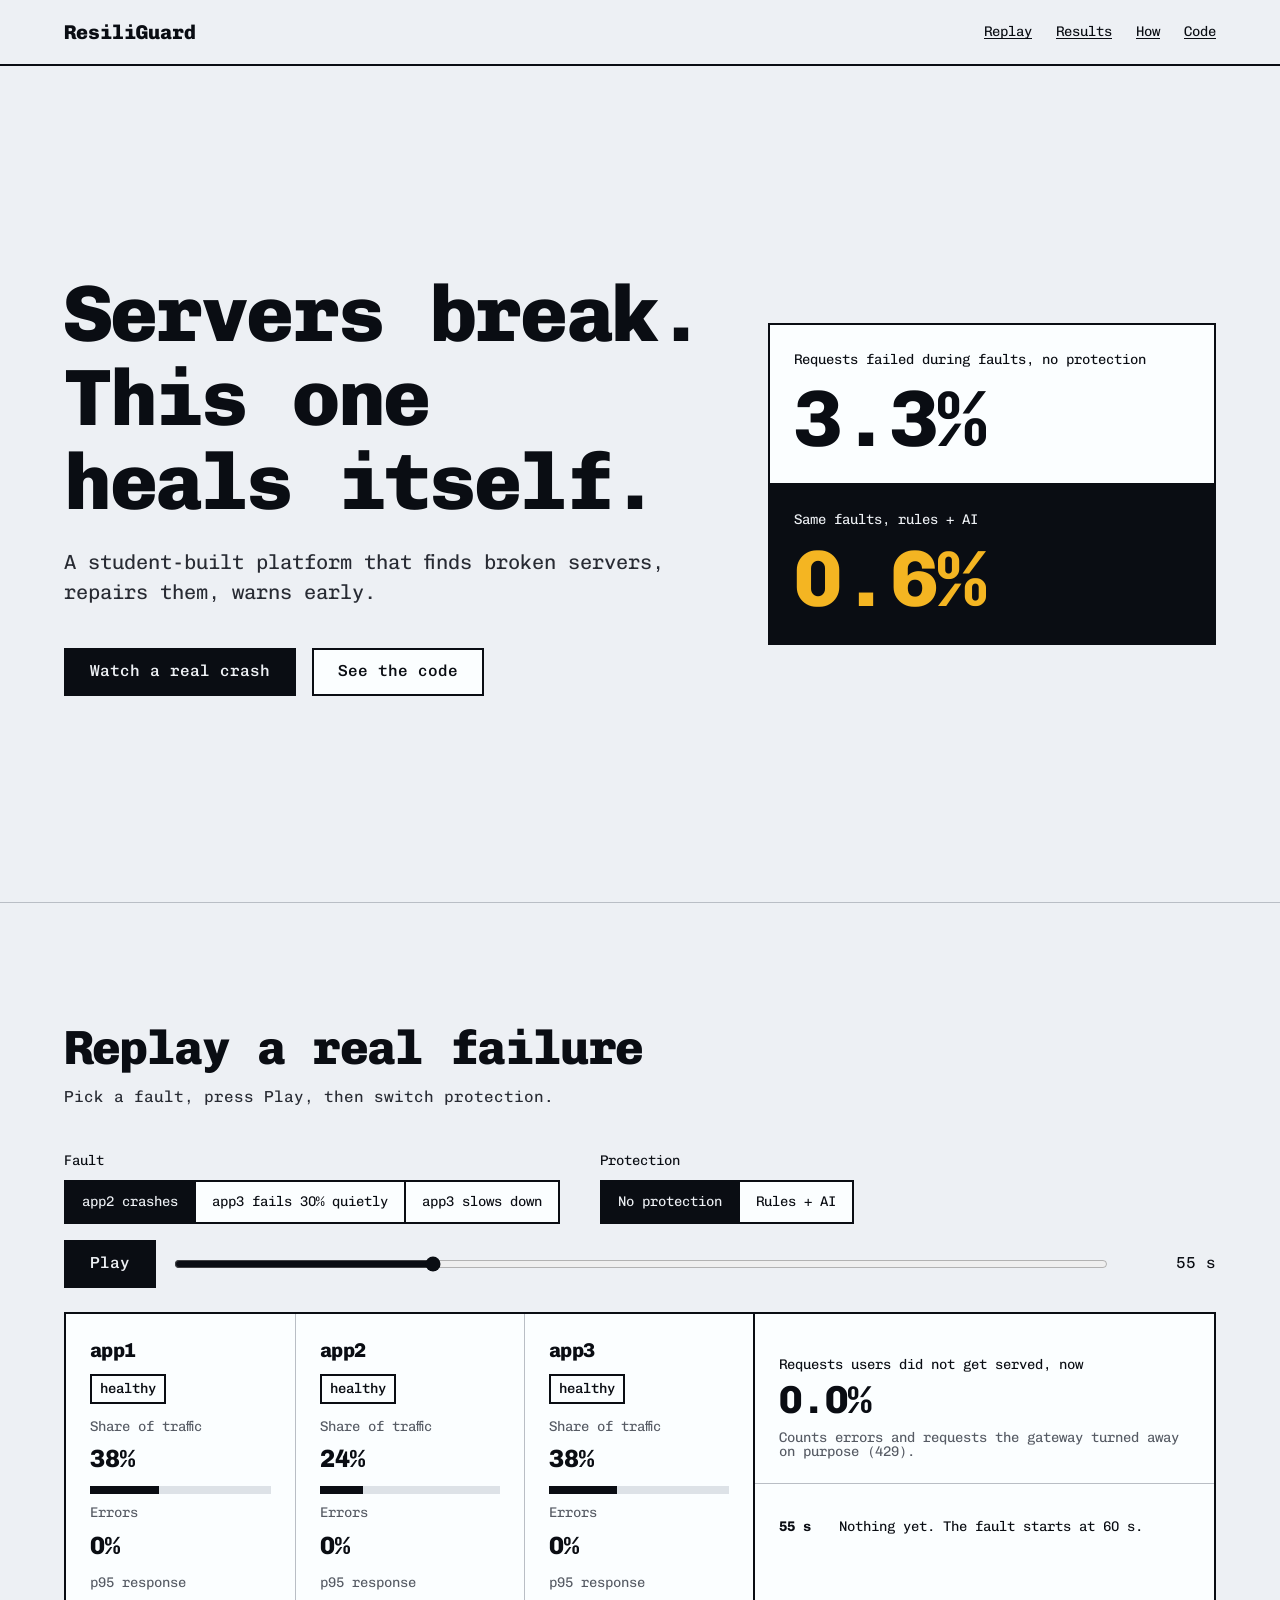
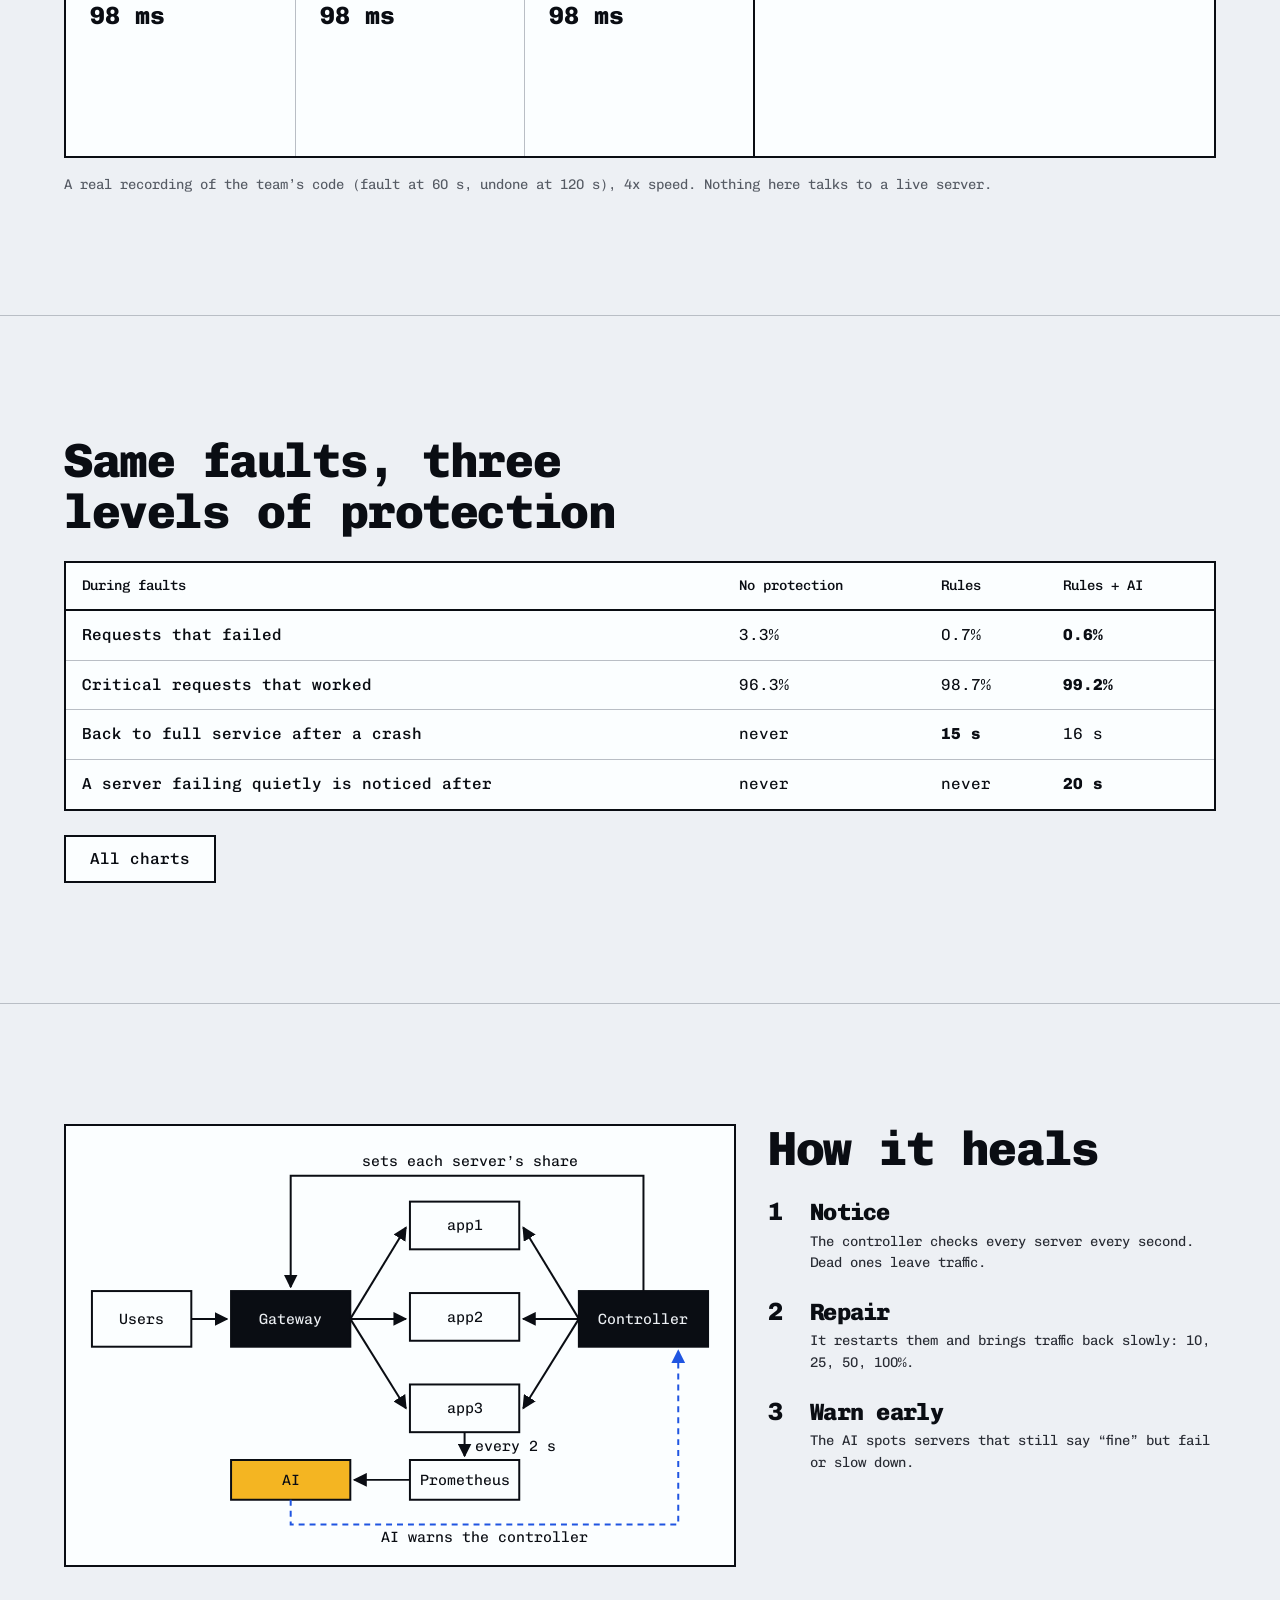
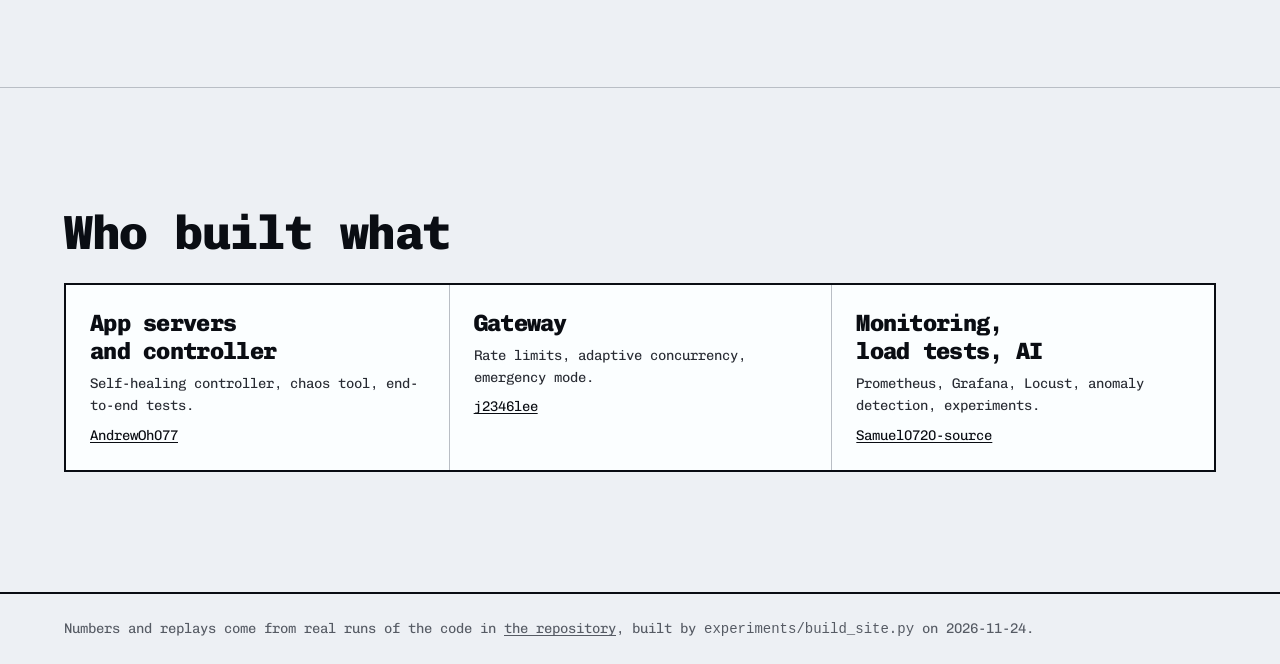
<file: site/index.html>
<!doctype html>
<html lang="en">
<head>
<meta charset="utf-8">
<meta name="viewport" content="width=device-width, initial-scale=1">
<title>ResiliGuard: a web platform that heals itself</title>
<meta name="description" content="A student-built platform that notices broken servers, repairs them, and warns before users notice. Replay a real failure.">
<link rel="preconnect" href="https://fonts.googleapis.com">
<link rel="stylesheet" href="https://fonts.googleapis.com/css2?family=Chivo+Mono:wght@400;500;800&display=swap">
<link rel="stylesheet" href="site.css">
</head>
<body>
<a class="skip" href="#main">Skip to content</a>
<header class="bar"><div class="container">
<a class="wordmark" href="#main">ResiliGuard</a>
<nav aria-label="Sections"><ul>
<li><a href="#replay">Replay</a></li><li><a href="#results">Results</a></li>
<li><a href="#how">How</a></li><li><a href="https://github.com/AndrewOh077/Software-project">Code</a></li>
</ul></nav>
</div></header>

<main id="main">
<section class="hero" aria-labelledby="h1"><div class="container">
<div>
<h1 id="h1">Servers break. This one heals itself.</h1>
<p class="lead">A student-built platform that finds broken servers, repairs them, warns early.</p>
<div class="actions"><a class="btn primary" href="#replay">Watch a real crash</a><a class="btn" href="https://github.com/AndrewOh077/Software-project">See the code</a></div>
</div>
<div>
<dl class="plates">
<div class="plate"><dt>Requests failed during faults, no protection</dt><dd>3.3%</dd></div>
<div class="plate ink"><dt>Same faults, rules + AI</dt><dd>0.6%</dd></div>
</dl>
</div>
</div></section>

<section class="replay" id="replay" aria-labelledby="replay-h"><div class="container">
<div class="replay-head">
<h2 id="replay-h">Replay a real failure</h2>
<p>Pick a fault, press Play, then switch protection.</p>
</div>
<div class="controls">
<fieldset><legend>Fault</legend><div class="seg" id="scenario"><label><input type="radio" name="scenario" value="kill" checked><span>app2 crashes</span></label><label><input type="radio" name="scenario" value="errors"><span>app3 fails 30% quietly</span></label><label><input type="radio" name="scenario" value="slow"><span>app3 slows down</span></label></div></fieldset>
<fieldset><legend>Protection</legend><div class="seg" id="mode"><label><input type="radio" name="mode" value="A" checked><span>No protection</span></label><label><input type="radio" name="mode" value="C"><span>Rules + AI</span></label></div></fieldset>
<div class="clock">
<button class="btn primary" id="play" type="button" aria-pressed="false">Play</button>
<label class="visually-hidden" for="time">Time in the run</label>
<input type="range" id="time" min="0" max="200" step="1" value="55">
<output id="clock" for="time">55 s</output>
</div>
</div>
<div class="stage">
<div class="servers" id="servers"><article class="server" id="s-app1" aria-label="app1"><h3>app1</h3><span class="state" data-s="HEALTHY">healthy</span><dl><div><dt>Share of traffic</dt><dd class="rps">-</dd></div><div class="share" aria-hidden="true"><i></i></div><div><dt>Errors</dt><dd class="err">-</dd></div><div><dt>p95 response</dt><dd class="p95">-</dd></div></dl></article><article class="server" id="s-app2" aria-label="app2"><h3>app2</h3><span class="state" data-s="HEALTHY">healthy</span><dl><div><dt>Share of traffic</dt><dd class="rps">-</dd></div><div class="share" aria-hidden="true"><i></i></div><div><dt>Errors</dt><dd class="err">-</dd></div><div><dt>p95 response</dt><dd class="p95">-</dd></div></dl></article><article class="server" id="s-app3" aria-label="app3"><h3>app3</h3><span class="state" data-s="HEALTHY">healthy</span><dl><div><dt>Share of traffic</dt><dd class="rps">-</dd></div><div class="share" aria-hidden="true"><i></i></div><div><dt>Errors</dt><dd class="err">-</dd></div><div><dt>p95 response</dt><dd class="p95">-</dd></div></dl></article></div>
<div class="side">
<dl class="now"><dt>Requests users did not get served, now</dt><dd id="now">0%</dd><dd class="hint">Counts errors and requests the gateway turned away on purpose (429).</dd></dl>
<ol class="feed" id="feed" aria-live="polite" aria-label="What happened"><li><b>55 s</b><span>Press Play, or drag the time bar.</span></li></ol>
</div>
</div>
<noscript><p class="replay-note">The replay needs JavaScript. The numbers below are the same runs.</p></noscript>
<p class="replay-note">A real recording of the team’s code (fault at 60 s, undone at 120 s), 4x speed. Nothing here talks to a live server.</p>
</div></section>

<section class="results" id="results" aria-labelledby="results-h"><div class="container">
<h2 id="results-h">Same faults, three levels of protection</h2>
<div class="scroll"><table>
<thead><tr><th scope="col">During faults</th><th scope="col">No protection</th><th scope="col">Rules</th><th scope="col">Rules + AI</th></tr></thead>
<tbody><tr><th scope="row">Requests that failed</th><td>3.3%</td><td>0.7%</td><td class="best">0.6%</td></tr>
<tr><th scope="row">Critical requests that worked</th><td>96.3%</td><td>98.7%</td><td class="best">99.2%</td></tr>
<tr><th scope="row">Back to full service after a crash</th><td>never</td><td class="best">15 s</td><td>16 s</td></tr>
<tr><th scope="row">A server failing quietly is noticed after</th><td>never</td><td>never</td><td class="best">20 s</td></tr></tbody>
</table></div>
<p class="more"><a class="btn" href="report.html">All charts</a></p>
</div></section>

<section class="how" id="how" aria-labelledby="how-h"><div class="container">
<div class="arch" role="img" aria-label="Users send requests to the gateway, which spreads them over three app servers. The controller checks each server every second and restarts broken ones. Prometheus collects numbers; the AI reads them and warns the controller.">
<svg viewBox="0 0 640 410" aria-hidden="true">
<defs><marker id="a" viewBox="0 0 10 10" refX="9" refY="5" markerWidth="7" markerHeight="7" orient="auto-start-reverse"><path class="head" d="M0 0 10 5 0 10z"/></marker>
<marker id="b" viewBox="0 0 10 10" refX="9" refY="5" markerWidth="7" markerHeight="7" orient="auto-start-reverse"><path class="head ai" d="M0 0 10 5 0 10z"/></marker></defs>
<text x="390" y="24" text-anchor="middle">sets each server’s share</text>
<path class="line" d="M565 150V34H210v112" marker-end="url(#a)"/>
<rect class="box" x="10" y="150" width="100" height="56"/><text x="60" y="183" text-anchor="middle">Users</text>
<rect class="box ink" x="150" y="150" width="120" height="56"/><text class="on-ink" x="210" y="183" text-anchor="middle">Gateway</text>
<rect class="box" x="330" y="60" width="110" height="48"/><text x="385" y="89" text-anchor="middle">app1</text>
<rect class="box" x="330" y="152" width="110" height="48"/><text x="385" y="181" text-anchor="middle">app2</text>
<rect class="box" x="330" y="244" width="110" height="48"/><text x="385" y="273" text-anchor="middle">app3</text>
<rect class="box ink" x="500" y="150" width="130" height="56"/><text class="on-ink" x="565" y="183" text-anchor="middle">Controller</text>
<rect class="box" x="330" y="320" width="110" height="40"/><text x="385" y="345" text-anchor="middle">Prometheus</text>
<rect class="box ai" x="150" y="320" width="120" height="40"/><text x="210" y="345" text-anchor="middle">AI</text>
<path class="line" d="M110 178h36" marker-end="url(#a)"/>
<path class="line" d="M270 178 326 86" marker-end="url(#a)"/>
<path class="line" d="M270 178h56" marker-end="url(#a)"/>
<path class="line" d="M270 178l56 90" marker-end="url(#a)"/>
<path class="line" d="M500 178 444 86" marker-end="url(#a)"/>
<path class="line" d="M500 178h-56" marker-end="url(#a)"/>
<path class="line" d="M500 178l-56 90" marker-end="url(#a)"/>
<path class="line" d="M385 292v24" marker-end="url(#a)"/>
<text x="395" y="311">every 2 s</text>
<path class="line" d="M330 340h-56" marker-end="url(#a)"/>
<path class="line ai" d="M210 360v25h390V210" marker-end="url(#b)"/>
<text x="405" y="403" text-anchor="middle">AI warns the controller</text>
</svg>
</div>
<div>
<h2 id="how-h">How it heals</h2>
<ol class="steps">
<li><span class="n">1</span><div><h3>Notice</h3><p>The controller checks every server every second. Dead ones leave traffic.</p></div></li>
<li><span class="n">2</span><div><h3>Repair</h3><p>It restarts them and brings traffic back slowly: 10, 25, 50, 100%.</p></div></li>
<li><span class="n">3</span><div><h3>Warn early</h3><p>The AI spots servers that still say “fine” but fail or slow down.</p></div></li>
</ol>
</div>
</div></section>

<section class="team" id="team" aria-labelledby="team-h"><div class="container">
<h2 id="team-h">Who built what</h2>
<ul class="people">
<li><h3>App servers and controller</h3><p>Self-healing controller, chaos tool, end-to-end tests.</p><a href="https://github.com/AndrewOh077">AndrewOh077</a></li>
<li><h3>Gateway</h3><p>Rate limits, adaptive concurrency, emergency mode.</p><a href="https://github.com/j2346lee">j2346lee</a></li>
<li><h3>Monitoring, load tests, AI</h3><p>Prometheus, Grafana, Locust, anomaly detection, experiments.</p><a href="https://github.com/Samuel0720-source">Samuel0720-source</a></li>
</ul>
</div></section>
</main>

<footer><div class="container">Numbers and replays come from real runs of the code in <a href="https://github.com/AndrewOh077/Software-project">the repository</a>, built by <code>experiments/build_site.py</code> on 2026-11-24.</div></footer>
<script src="data.js"></script>
<script src="replay.js"></script>
</body>
</html>
</file>
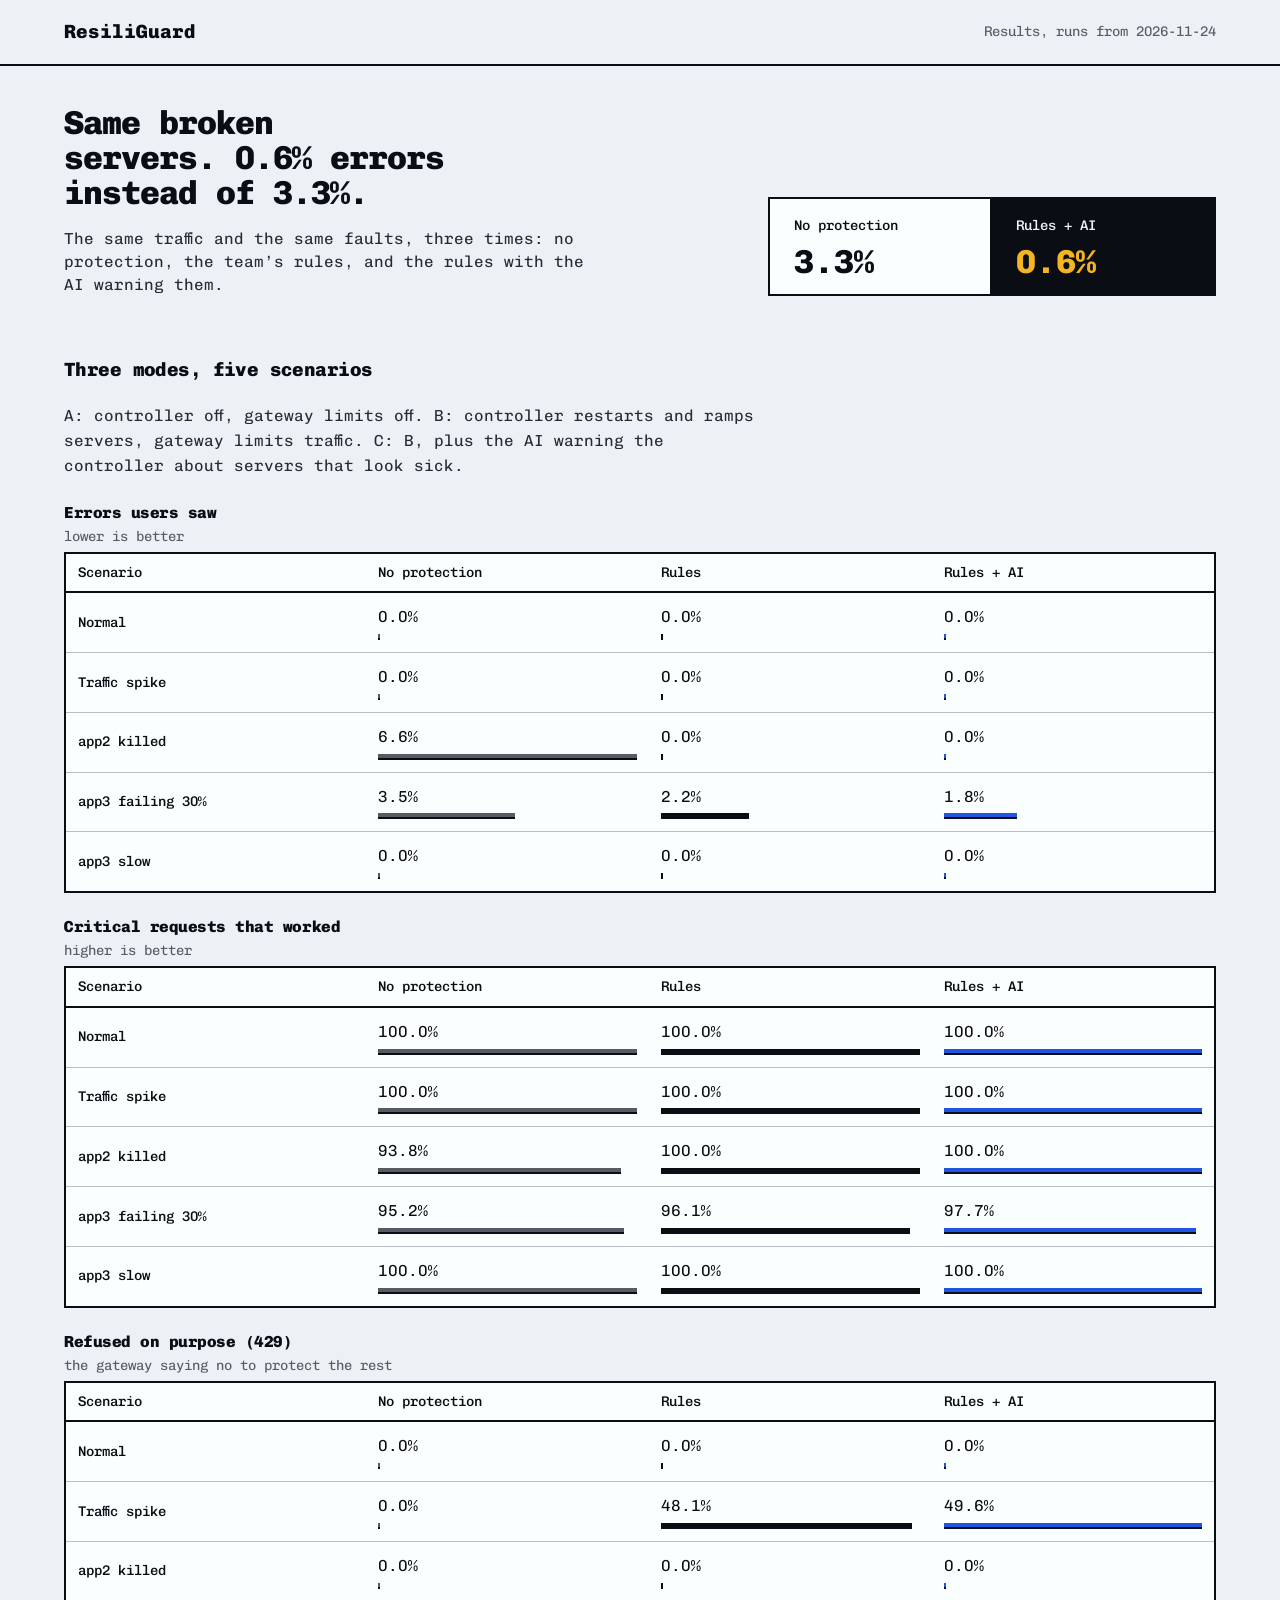
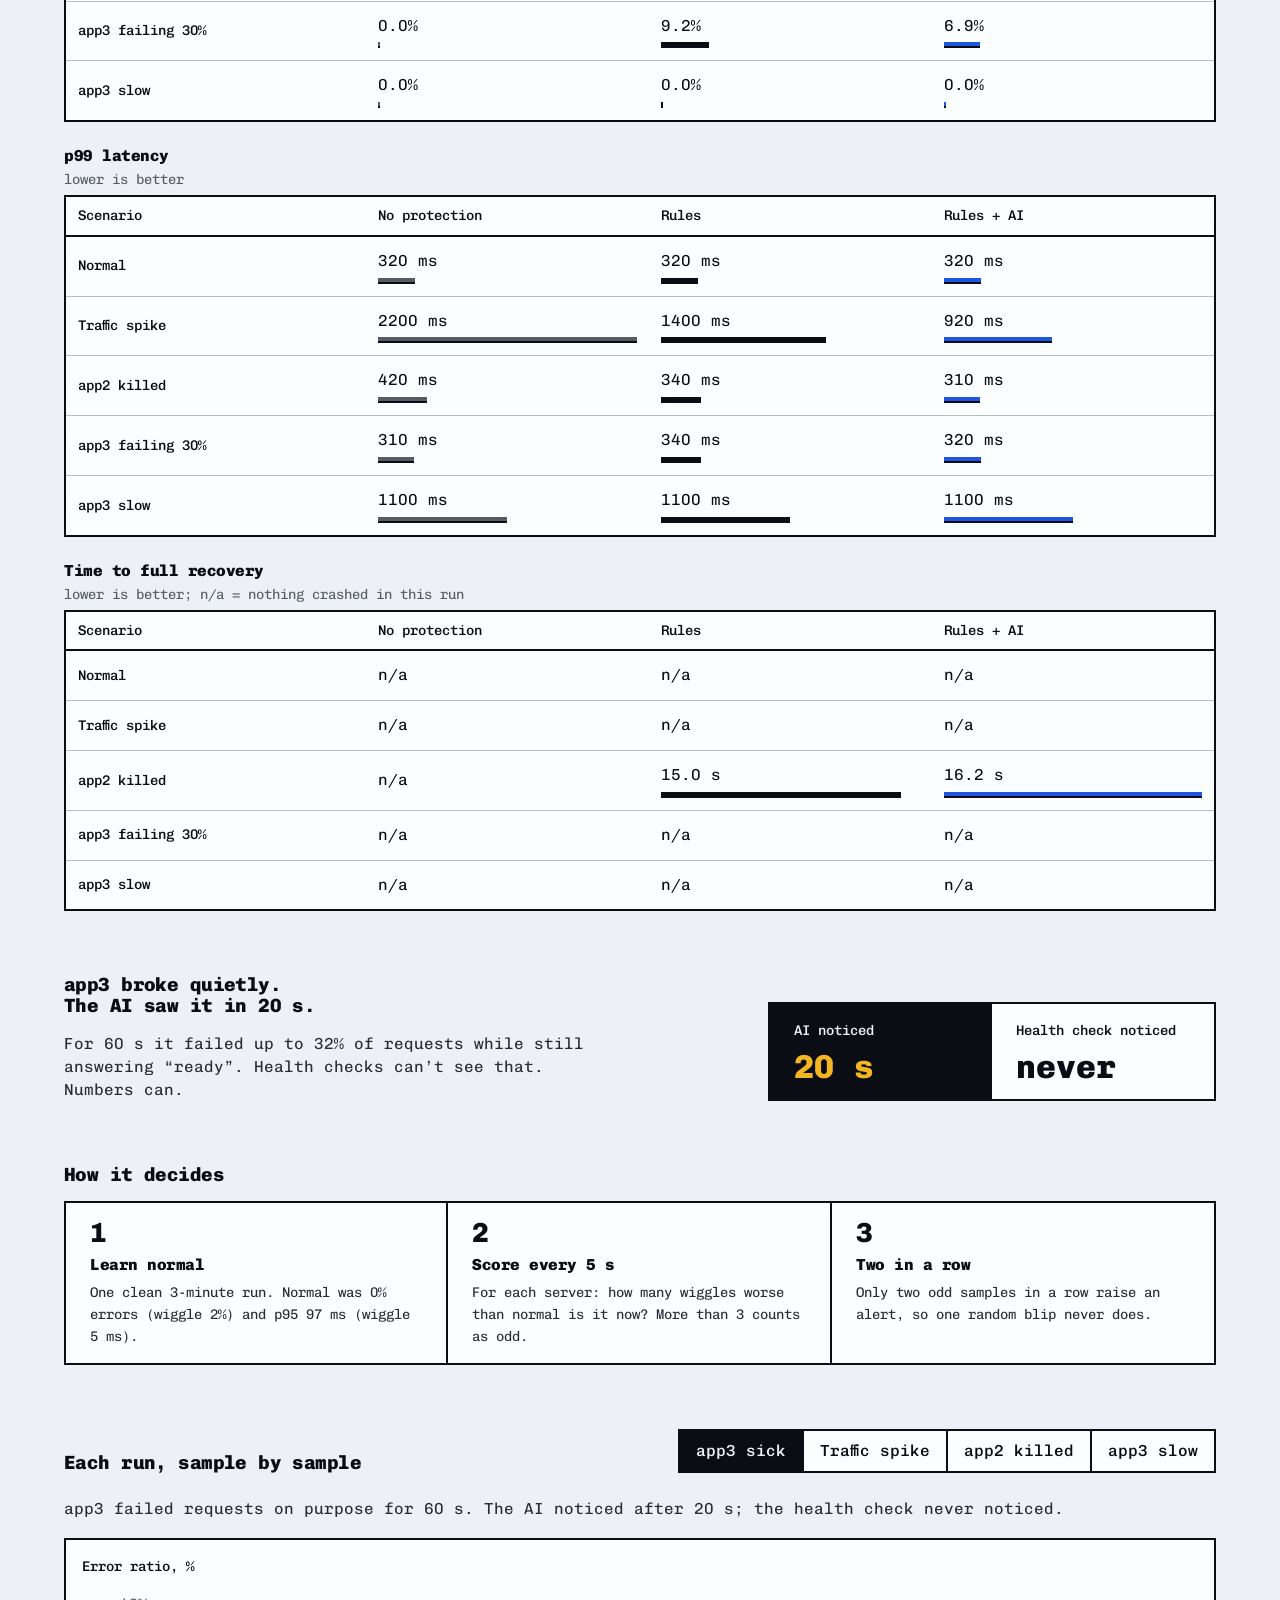
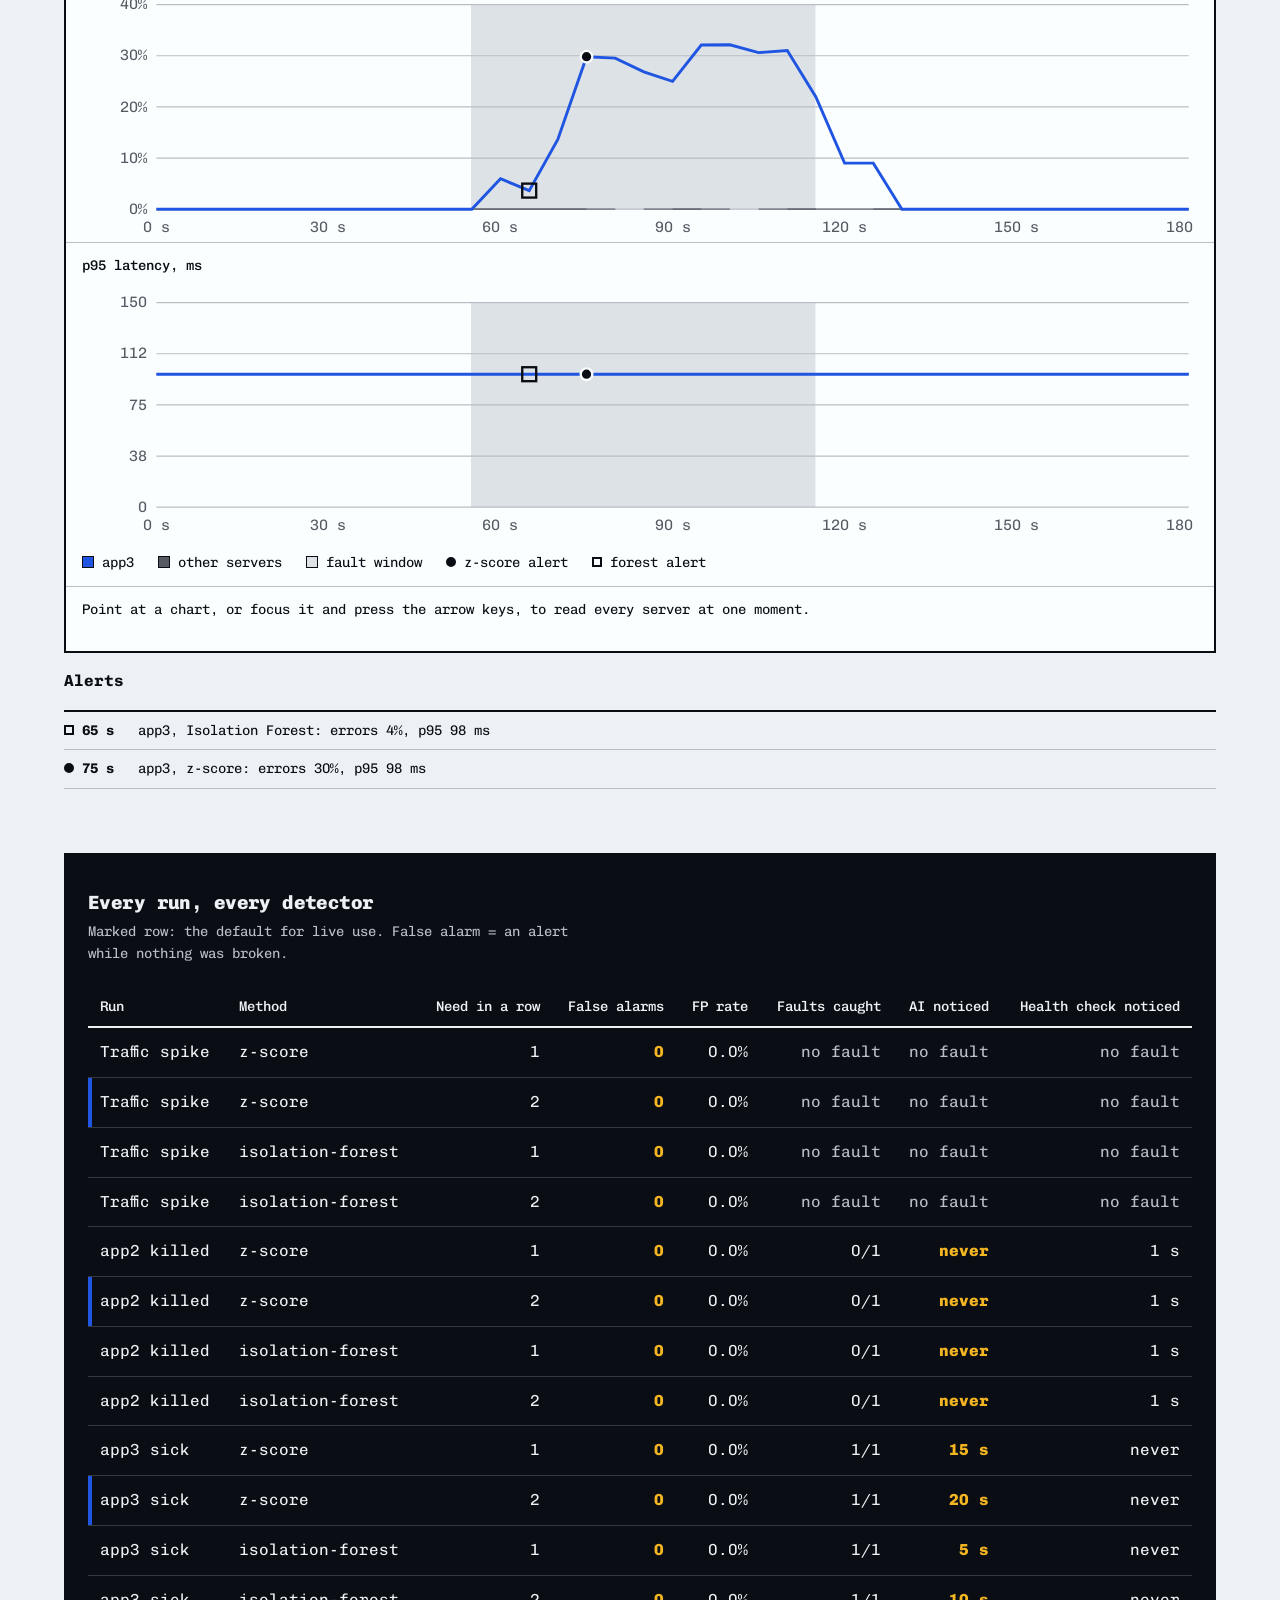
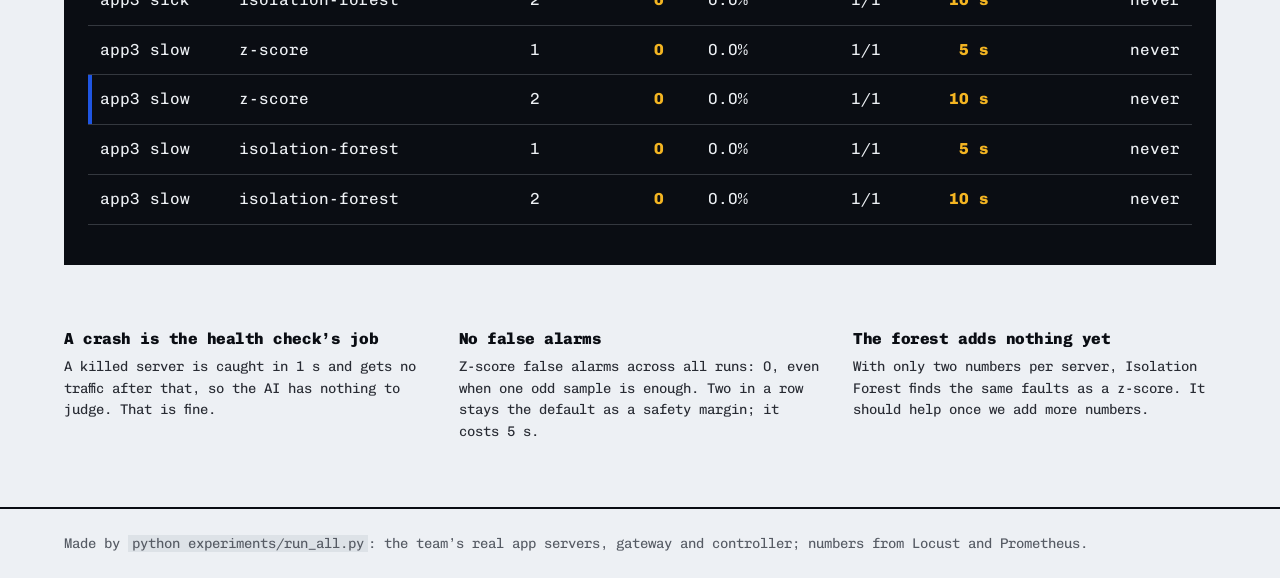
<file: site/report.html>
<!doctype html>
<html lang="en">
<head>
<meta charset="utf-8">
<meta name="viewport" content="width=device-width, initial-scale=1">
<title>ResiliGuard results</title>
<meta name="description" content="Self-healing platform: no protection vs rules vs rules + AI.">
<link rel="preconnect" href="https://fonts.googleapis.com">
<link rel="stylesheet"
 href="https://fonts.googleapis.com/css2?family=Chivo+Mono:wght@400;500;800&display=swap">
<style>
/* Hallmark · shape: app screen · genre: modern-minimal · theme: Wayfind (deal 2/3, seed anomaly-detection-results-report-b3e1·33c21e1d·2026-11-20·r0)
 * nav: top bar, wordmark and run date, a skip link · signature: the sick server's error line crossing the fault window, alerts marked by shape, a readout under the pointer · states: full, no-fault run, no alerts, scripting off (every run shown) · wayfind: platform
 * axes: light/mono/cool · posture: committed · contrast: pass · v2.0.0 */
/* Hallmark · pre-emit critique: P4 H4 E4 S5 R4 V3 · weakest: V, a report screen shares its table-and-chart spine with every results page; the run tabs and the readout let a reader check one moment for themselves instead of trusting the summary */
/* Hallmark · dismissed render · the sandbox cannot reach fonts.googleapis.com, Chivo Mono loads on a normal laptop and the fallback is ui-monospace */
/* Hallmark · dismissed F25 · the run column is sticky on the phone and the board scrolls sideways under it */
:root {
  color-scheme: light;
  --space-3xs: 2px; --space-2xs: 4px; --space-xs: 8px; --space-sm: 12px; --space-md: 16px; --space-lg: 24px; --space-xl: 40px; --space-2xl: 64px; --space-3xl: 96px; --space-4xl: 144px;
  --text-xs: 0.75rem; --text-sm: 0.875rem; --text-md: 1rem; --text-lg: 1.2rem; --text-xl: 1.44rem; --text-2xl: 1.728rem; --text-3xl: 2.074rem;
  --text-display-s: 1.44rem; --text-display: 1.728rem; --text-section: 1.2rem; --text-title: 1rem; --text-lead: 1rem;
  --ease-out: cubic-bezier(0.16, 1, 0.3, 1); --ease-in: cubic-bezier(0.7, 0, 0.84, 0); --ease-in-out: cubic-bezier(0.65, 0, 0.35, 1);
  --dur-micro: 120ms; --dur-short: 220ms; --dur-long: 420ms;
  --color-error: oklch(52% 0.19 27); --color-success: oklch(50% 0.12 150);
  --container: 1440px; --gutter: 64px; --gap-columns: 32px; --section-gap-s: 120px; --section-gap: 144px; --section-gap-l: 176px;
  --z-base: 1; --z-raised: 10; --z-dropdown: 100; --z-sticky: 200; --z-sticky-nav: 300; --z-modal: 400; --z-toast: 500; --z-tooltip: 600;
  --color-paper: oklch(95.5% 0.006 250); --color-paper-2: oklch(91% 0.009 250); --color-paper-3: oklch(99.5% 0.005 250);
  --color-ink: oklch(16% 0.014 262); --color-ink-2: oklch(29% 0.014 262); --color-muted: oklch(47% 0.016 260);
  --color-rule: oklch(80% 0.011 250); --color-ink-rule: oklch(34% 0.014 262);
  --color-accent: oklch(51% 0.22 264); --color-accent-2: oklch(81% 0.16 82); --color-accent-ink: oklch(99.5% 0.003 250); --color-focus: oklch(51% 0.22 264);
  --font-display: "Chivo Mono", ui-monospace, monospace; --font-body: var(--font-display); --font-outlier: var(--font-body);
  --radius-card: 0; --radius-pill: 999px; --rule-hair: 1px; --rule-bar: 2px;
  --shadow-card: 0 24px 40px -24px oklch(8% 0.01 260 / 0.6);
  --tracking-display: -0.03em; --display-weight: 800;
}
*, *::before, *::after { box-sizing: border-box; }
html, body { overflow-x: clip; }
html { scrollbar-color: var(--color-muted) var(--color-paper); scroll-padding-top: var(--space-3xl); }
body { margin: 0; background: var(--color-paper); color: var(--color-ink); font-family: var(--font-body); font-size: var(--text-md); line-height: 1.55; -webkit-font-smoothing: antialiased; caret-color: var(--color-accent); }
::selection { background: var(--color-accent-2); color: var(--color-ink); }
:focus-visible { outline: 2px solid var(--color-focus); outline-offset: 2px; }
a { color: inherit; text-decoration-thickness: 1px; text-underline-offset: 0.16em; }
h1, h2, h3 { margin: 0; font-family: var(--font-display); font-weight: var(--display-weight, 700); font-synthesis: none; letter-spacing: var(--tracking-display); line-height: 1.05; overflow-wrap: break-word; min-width: 0; text-wrap: balance; }
h1 { max-width: 20ch; font-size: var(--text-display); } h2 { max-width: 30ch; font-size: var(--text-section); } h3 { max-width: 40ch; font-size: var(--text-title); line-height: 1.2; }
.lead { font-size: var(--text-lead); line-height: 1.45; max-width: 52ch; }
p { margin: 0; text-wrap: pretty; }
p:not([class]) { max-width: 65ch; }
img, video { max-width: 100%; height: auto; display: block; }
svg { display: block; }
[hidden] { display: none !important; }
button, input, select, textarea { font: inherit; }
.container { width: 100%; max-width: var(--container); margin-inline: auto; padding-inline: var(--gutter); box-sizing: border-box; }
.num, .figure, td.num { font-variant-numeric: tabular-nums; }
.visually-hidden { position: absolute; width: 1px; height: 1px; overflow: hidden; clip-path: inset(50%); white-space: nowrap; }
[data-slot] { position: relative; overflow: hidden; background: linear-gradient(160deg, var(--color-paper-2, var(--color-paper)), var(--color-paper-3, var(--color-paper))); }
[data-slot] > img { position: absolute; inset: 0; width: 100%; height: 100%; object-fit: cover; z-index: 1; }
[data-slot]:has(> img) > :not(img):not([data-keep]) { display: none !important; }
@media (max-width: 60rem) { :root { --gutter: 24px; --section-gap-s: 80px; --section-gap: 96px; --section-gap-l: 120px; } }
@media (max-width: 40rem) { :root { --gutter: 16px; --section-gap-s: 56px; --section-gap: 72px; --section-gap-l: 96px; --gap-columns: 16px; } }
@media (prefers-reduced-motion: reduce) { *:not(.keep-motion), *:not(.keep-motion)::before, *:not(.keep-motion)::after { animation-duration: 0.01ms !important; animation-iteration-count: 1 !important; transition-duration: 0.01ms !important; scroll-behavior: auto !important; } }
/* photographs: natural sat=-12 con=10 */
[data-slot] > img { filter: saturate(0.88) contrast(1.1); }

/* ---------- page ---------- */
.skip { position: absolute; left: var(--space-md); top: -100px; z-index: var(--z-toast); background: var(--color-ink); color: var(--color-paper); padding: var(--space-xs) var(--space-md); }
.skip:focus-visible { top: var(--space-md); }
.bar { border-bottom: var(--rule-bar) solid var(--color-ink); }
.bar .container { display: flex; justify-content: space-between; align-items: center; min-height: 64px; gap: var(--space-md); }
.wordmark { font-weight: 800; font-size: var(--text-lg); }
.bar p { color: var(--color-muted); font-size: var(--text-sm); }
main .container { padding-block: var(--space-xl) var(--space-2xl); display: grid; grid-template-columns: minmax(0, 1fr); gap: var(--space-2xl); }
.head { display: grid; grid-template-columns: minmax(0, 3fr) minmax(0, 2fr); gap: var(--gap-columns); align-items: end; }
.head h1 { font-size: var(--text-3xl); }
.head .lead { margin-top: var(--space-md); color: var(--color-ink-2); }
.plates { display: grid; grid-template-columns: repeat(2, minmax(0, 1fr)); margin: 0; }
.plate { border: var(--rule-bar) solid var(--color-ink); padding: var(--space-md) var(--space-lg); display: grid; gap: var(--space-xs); background: var(--color-paper-3); }
.plate + .plate { border-left: 0; }
.plate.ink { background: var(--color-ink); color: var(--color-paper); }
.plate dt { font-weight: 500; font-size: var(--text-sm); }
.plate dd { margin: 0; font-weight: 800; font-size: var(--text-3xl); line-height: 1; font-variant-numeric: tabular-nums; }
.plate.ink dd { color: var(--color-accent-2); }

/* how it decides: three plates joined by a rule, like a corridor sign */
.how h2 { margin-bottom: var(--space-md); }
.steps { list-style: none; margin: 0; padding: 0; display: grid; grid-template-columns: repeat(3, minmax(0, 1fr)); }
.steps li { border: var(--rule-bar) solid var(--color-ink); padding: var(--space-md) var(--space-lg); display: grid; gap: var(--space-xs); align-content: start; background: var(--color-paper-3); }
.steps li + li { border-left: 0; }
.steps .n { font-weight: 800; font-size: var(--text-2xl); line-height: 1; font-variant-numeric: tabular-nums; }
.steps p { font-size: var(--text-sm); color: var(--color-ink-2); }

/* runs: tabs + one panel per run */
.runs { display: grid; gap: var(--space-lg); }
.runs-head { display: flex; flex-wrap: wrap; justify-content: space-between; align-items: end; gap: var(--space-md); }
.tabs { display: flex; max-width: 100%; overflow-x: auto; }
.tab { flex: none; }
html:not(.js) .tabs { display: none; }
.tab { min-height: 44px; padding: 0 var(--space-md); border: var(--rule-bar) solid var(--color-ink); background: var(--color-paper-3); color: var(--color-ink); font-weight: 500; cursor: pointer; transition: background-color var(--dur-micro) steps(1), color var(--dur-micro) steps(1); }
.tab + .tab { border-left: 0; }
.tab:hover { background: var(--color-paper-2); }
.tab:active { background: var(--color-rule); }
.tab:disabled { opacity: 0.55; cursor: not-allowed; }
.tab:focus-visible { outline-offset: -6px; }
.tab[aria-selected="true"] { background: var(--color-ink); color: var(--color-paper); }
.tab[aria-selected="true"]:focus-visible { outline-color: var(--color-accent-2); }
.panel { display: grid; gap: var(--space-md); }
.panel + .panel { margin-top: var(--space-xl); }
.js .panel + .panel { margin-top: 0; }
.panel-title { font-size: var(--text-lg); }
.js .panel-title { position: absolute; width: 1px; height: 1px; overflow: hidden; clip-path: inset(50%); white-space: nowrap; }
.says { color: var(--color-ink-2); }
figure { margin: 0; border: var(--rule-bar) solid var(--color-ink); background: var(--color-paper-3); }
figure:focus-visible { outline-offset: 4px; }
.pair { display: grid; grid-template-columns: minmax(0, 1fr); }
.pair > div { padding: var(--space-md) var(--space-md) 0; }
.pair > div + div { border-top: var(--rule-hair) solid var(--color-rule); padding-top: var(--space-sm); }
.chart-title { font-weight: 500; font-size: var(--text-sm); margin-bottom: var(--space-xs); }
.chart { width: 100%; height: auto; touch-action: pan-y; }
.chart text { font-family: var(--font-body); font-size: 13px; fill: var(--color-muted); }
.chart .grid { stroke: var(--color-rule); stroke-width: 1; }
.chart .window { fill: var(--color-paper-2); }
.chart .other { stroke: var(--color-muted); stroke-width: 1.5; fill: none; opacity: 0.6; }
.chart .focus { stroke: var(--color-accent); stroke-width: 2.5; fill: none; }
.chart .mark { fill: var(--color-ink); stroke: var(--color-paper-3); stroke-width: 2; }
.chart .mark.hollow { fill: none; stroke: var(--color-ink); }
.chart .cursor { stroke: var(--color-ink); stroke-width: 1; opacity: 0; }
.chart .cursor.on { opacity: 1; }
.key { display: flex; flex-wrap: wrap; gap: var(--space-xs) var(--space-lg); padding: var(--space-sm) var(--space-md); font-size: var(--text-sm); }
.swatch { display: inline-block; width: 12px; height: 12px; margin-right: var(--space-xs); vertical-align: -1px; border: var(--rule-hair) solid var(--color-ink); }
.swatch.focus { background: var(--color-accent); } .swatch.other { background: var(--color-muted); } .swatch.window { background: var(--color-paper-2); }
.mk { display: inline-block; width: 10px; height: 10px; margin-right: var(--space-xs); vertical-align: 0; border: var(--rule-bar) solid var(--color-ink); }
.mk.circle { border-radius: var(--radius-pill); background: var(--color-ink); }
.readout { border-top: var(--rule-hair) solid var(--color-rule); padding: var(--space-sm) var(--space-md); font-size: var(--text-sm); min-height: 3lh; font-variant-numeric: tabular-nums; }
.panel h4 { margin: 0; font-size: var(--text-md); }
.alerts { margin: 0; padding: 0; list-style: none; border-top: var(--rule-bar) solid var(--color-ink); }
.alerts li { padding: var(--space-xs) 0; border-bottom: var(--rule-hair) solid var(--color-rule); font-size: var(--text-sm); font-variant-numeric: tabular-nums; }
.alerts b { display: inline-block; min-width: 6ch; }

/* three modes: tables with a bar in each cell (the number is always written, the bar helps compare) */
.modes { display: grid; gap: var(--space-lg); }
.modes .says { max-width: 70ch; }
.metric { display: grid; gap: var(--space-2xs); }
.metric h3 { font-size: var(--text-md); }
.metric > p { font-size: var(--text-sm); color: var(--color-muted); }
table.bars { border: var(--rule-bar) solid var(--color-ink); background: var(--color-paper-3); }
table.bars th { border-bottom: var(--rule-bar) solid var(--color-ink); }
table.bars tbody th { font-weight: 500; border-bottom: var(--rule-hair) solid var(--color-rule); white-space: nowrap; padding: var(--space-xs) var(--space-sm); }
table.bars td { border-bottom: var(--rule-hair) solid var(--color-rule); min-width: 9rem; }
table.bars .v { font-variant-numeric: tabular-nums; }
table.bars .bar { display: block; height: 6px; margin-top: var(--space-2xs); width: var(--w); min-width: 2px; background: var(--color-ink); }
table.bars .ma .bar { background: var(--color-muted); }
table.bars .mc .bar { background: var(--color-accent); }

/* the board */
.board { background: var(--color-ink); color: var(--color-paper); padding: var(--space-xl) var(--space-lg); }
.board h2 { margin-bottom: var(--space-xs); }
.board > p { color: var(--color-rule); font-size: var(--text-sm); margin-bottom: var(--space-lg); }
.scroll { overflow-x: auto; }
table { width: 100%; border-collapse: collapse; font-variant-numeric: tabular-nums; }
th { text-align: left; font-weight: 500; font-size: var(--text-sm); padding: var(--space-xs) var(--space-sm); border-bottom: var(--rule-bar) solid var(--color-paper); white-space: nowrap; }
td { padding: var(--space-sm); border-bottom: var(--rule-hair) solid var(--color-ink-rule); white-space: nowrap; }
td.num, th.num { text-align: right; }
td.fig { font-weight: 800; color: var(--color-accent-2); }
td.none { color: var(--color-rule); }
.board .scroll th:first-child, .board .scroll td:first-child { position: sticky; left: 0; background: var(--color-ink); }
table.bars th:first-child { position: sticky; left: 0; background: var(--color-paper-3); }
tr.pick td:first-child { box-shadow: inset 4px 0 0 var(--color-accent); }

.findings { display: grid; grid-template-columns: repeat(3, minmax(0, 1fr)); gap: var(--gap-columns); }
.findings h3 { margin-bottom: var(--space-xs); }
.findings p { color: var(--color-ink-2); font-size: var(--text-sm); }
footer { border-top: var(--rule-bar) solid var(--color-ink); }
footer .container { padding-block: var(--space-lg); font-size: var(--text-sm); color: var(--color-muted); }
code { font-family: var(--font-body); background: var(--color-paper-2); padding: 0 var(--space-2xs); }
@media (max-width: 60rem) {
  .head, .findings, .steps { grid-template-columns: minmax(0, 1fr); }
  .steps li + li { border-left: var(--rule-bar) solid var(--color-ink); border-top: 0; }
}
@media (max-width: 40rem) { .chart text { font-size: 30px; } }  /* SVG units: about 11px on a phone */

</style>
</head>
<body>
<a class="skip" href="#main">Skip to results</a>
<header class="bar"><div class="container">
<span class="wordmark">ResiliGuard</span><p>Results, runs from 2026-11-24</p>
</div></header>
<main id="main"><div class="container">
<section class="head" aria-labelledby="h1">
<div><h1 id="h1">Same broken servers. 0.6% errors instead of 3.3%.</h1>
<p class="lead">The same traffic and the same faults, three times: no protection, the
team’s rules, and the rules with the AI warning them.</p></div>
<dl class="plates"><div class="plate"><dt>No protection</dt><dd>3.3%</dd></div>
<div class="plate ink"><dt>Rules + AI</dt><dd>0.6%</dd></div></dl>
</section><section class="modes" aria-labelledby="modes-h">
<h2 id="modes-h">Three modes, five scenarios</h2>
<p class="says">A: controller off, gateway limits off. B: controller restarts and ramps servers,
gateway limits traffic. C: B, plus the AI warning the controller about servers that look sick.</p>
<div class='metric'><h3>Errors users saw</h3><p>lower is better</p><div class='scroll'><table class='bars'><thead><tr><th scope='col'>Scenario</th><th scope='col'>No protection</th><th scope='col'>Rules</th><th scope='col'>Rules + AI</th></tr></thead><tbody><tr><th scope='row'>Normal</th><td class='ma'><span class='v'>0.0%</span><span class='bar' style='--w:0.0%'></span></td><td class='mb'><span class='v'>0.0%</span><span class='bar' style='--w:0.0%'></span></td><td class='mc'><span class='v'>0.0%</span><span class='bar' style='--w:0.0%'></span></td></tr><tr><th scope='row'>Traffic spike</th><td class='ma'><span class='v'>0.0%</span><span class='bar' style='--w:0.0%'></span></td><td class='mb'><span class='v'>0.0%</span><span class='bar' style='--w:0.0%'></span></td><td class='mc'><span class='v'>0.0%</span><span class='bar' style='--w:0.0%'></span></td></tr><tr><th scope='row'>app2 killed</th><td class='ma'><span class='v'>6.6%</span><span class='bar' style='--w:100.0%'></span></td><td class='mb'><span class='v'>0.0%</span><span class='bar' style='--w:0.0%'></span></td><td class='mc'><span class='v'>0.0%</span><span class='bar' style='--w:0.0%'></span></td></tr><tr><th scope='row'>app3 failing 30%</th><td class='ma'><span class='v'>3.5%</span><span class='bar' style='--w:53.0%'></span></td><td class='mb'><span class='v'>2.2%</span><span class='bar' style='--w:34.2%'></span></td><td class='mc'><span class='v'>1.8%</span><span class='bar' style='--w:28.2%'></span></td></tr><tr><th scope='row'>app3 slow</th><td class='ma'><span class='v'>0.0%</span><span class='bar' style='--w:0.0%'></span></td><td class='mb'><span class='v'>0.0%</span><span class='bar' style='--w:0.0%'></span></td><td class='mc'><span class='v'>0.0%</span><span class='bar' style='--w:0.0%'></span></td></tr></tbody></table></div></div><div class='metric'><h3>Critical requests that worked</h3><p>higher is better</p><div class='scroll'><table class='bars'><thead><tr><th scope='col'>Scenario</th><th scope='col'>No protection</th><th scope='col'>Rules</th><th scope='col'>Rules + AI</th></tr></thead><tbody><tr><th scope='row'>Normal</th><td class='ma'><span class='v'>100.0%</span><span class='bar' style='--w:100.0%'></span></td><td class='mb'><span class='v'>100.0%</span><span class='bar' style='--w:100.0%'></span></td><td class='mc'><span class='v'>100.0%</span><span class='bar' style='--w:100.0%'></span></td></tr><tr><th scope='row'>Traffic spike</th><td class='ma'><span class='v'>100.0%</span><span class='bar' style='--w:100.0%'></span></td><td class='mb'><span class='v'>100.0%</span><span class='bar' style='--w:100.0%'></span></td><td class='mc'><span class='v'>100.0%</span><span class='bar' style='--w:100.0%'></span></td></tr><tr><th scope='row'>app2 killed</th><td class='ma'><span class='v'>93.8%</span><span class='bar' style='--w:93.8%'></span></td><td class='mb'><span class='v'>100.0%</span><span class='bar' style='--w:100.0%'></span></td><td class='mc'><span class='v'>100.0%</span><span class='bar' style='--w:100.0%'></span></td></tr><tr><th scope='row'>app3 failing 30%</th><td class='ma'><span class='v'>95.2%</span><span class='bar' style='--w:95.2%'></span></td><td class='mb'><span class='v'>96.1%</span><span class='bar' style='--w:96.1%'></span></td><td class='mc'><span class='v'>97.7%</span><span class='bar' style='--w:97.7%'></span></td></tr><tr><th scope='row'>app3 slow</th><td class='ma'><span class='v'>100.0%</span><span class='bar' style='--w:100.0%'></span></td><td class='mb'><span class='v'>100.0%</span><span class='bar' style='--w:100.0%'></span></td><td class='mc'><span class='v'>100.0%</span><span class='bar' style='--w:100.0%'></span></td></tr></tbody></table></div></div><div class='metric'><h3>Refused on purpose (429)</h3><p>the gateway saying no to protect the rest</p><div class='scroll'><table class='bars'><thead><tr><th scope='col'>Scenario</th><th scope='col'>No protection</th><th scope='col'>Rules</th><th scope='col'>Rules + AI</th></tr></thead><tbody><tr><th scope='row'>Normal</th><td class='ma'><span class='v'>0.0%</span><span class='bar' style='--w:0.0%'></span></td><td class='mb'><span class='v'>0.0%</span><span class='bar' style='--w:0.0%'></span></td><td class='mc'><span class='v'>0.0%</span><span class='bar' style='--w:0.0%'></span></td></tr><tr><th scope='row'>Traffic spike</th><td class='ma'><span class='v'>0.0%</span><span class='bar' style='--w:0.0%'></span></td><td class='mb'><span class='v'>48.1%</span><span class='bar' style='--w:97.1%'></span></td><td class='mc'><span class='v'>49.6%</span><span class='bar' style='--w:100.0%'></span></td></tr><tr><th scope='row'>app2 killed</th><td class='ma'><span class='v'>0.0%</span><span class='bar' style='--w:0.0%'></span></td><td class='mb'><span class='v'>0.0%</span><span class='bar' style='--w:0.0%'></span></td><td class='mc'><span class='v'>0.0%</span><span class='bar' style='--w:0.0%'></span></td></tr><tr><th scope='row'>app3 failing 30%</th><td class='ma'><span class='v'>0.0%</span><span class='bar' style='--w:0.0%'></span></td><td class='mb'><span class='v'>9.2%</span><span class='bar' style='--w:18.5%'></span></td><td class='mc'><span class='v'>6.9%</span><span class='bar' style='--w:14.0%'></span></td></tr><tr><th scope='row'>app3 slow</th><td class='ma'><span class='v'>0.0%</span><span class='bar' style='--w:0.0%'></span></td><td class='mb'><span class='v'>0.0%</span><span class='bar' style='--w:0.0%'></span></td><td class='mc'><span class='v'>0.0%</span><span class='bar' style='--w:0.0%'></span></td></tr></tbody></table></div></div><div class='metric'><h3>p99 latency</h3><p>lower is better</p><div class='scroll'><table class='bars'><thead><tr><th scope='col'>Scenario</th><th scope='col'>No protection</th><th scope='col'>Rules</th><th scope='col'>Rules + AI</th></tr></thead><tbody><tr><th scope='row'>Normal</th><td class='ma'><span class='v'>320 ms</span><span class='bar' style='--w:14.5%'></span></td><td class='mb'><span class='v'>320 ms</span><span class='bar' style='--w:14.5%'></span></td><td class='mc'><span class='v'>320 ms</span><span class='bar' style='--w:14.5%'></span></td></tr><tr><th scope='row'>Traffic spike</th><td class='ma'><span class='v'>2200 ms</span><span class='bar' style='--w:100.0%'></span></td><td class='mb'><span class='v'>1400 ms</span><span class='bar' style='--w:63.6%'></span></td><td class='mc'><span class='v'>920 ms</span><span class='bar' style='--w:41.8%'></span></td></tr><tr><th scope='row'>app2 killed</th><td class='ma'><span class='v'>420 ms</span><span class='bar' style='--w:19.1%'></span></td><td class='mb'><span class='v'>340 ms</span><span class='bar' style='--w:15.5%'></span></td><td class='mc'><span class='v'>310 ms</span><span class='bar' style='--w:14.1%'></span></td></tr><tr><th scope='row'>app3 failing 30%</th><td class='ma'><span class='v'>310 ms</span><span class='bar' style='--w:14.1%'></span></td><td class='mb'><span class='v'>340 ms</span><span class='bar' style='--w:15.5%'></span></td><td class='mc'><span class='v'>320 ms</span><span class='bar' style='--w:14.5%'></span></td></tr><tr><th scope='row'>app3 slow</th><td class='ma'><span class='v'>1100 ms</span><span class='bar' style='--w:50.0%'></span></td><td class='mb'><span class='v'>1100 ms</span><span class='bar' style='--w:50.0%'></span></td><td class='mc'><span class='v'>1100 ms</span><span class='bar' style='--w:50.0%'></span></td></tr></tbody></table></div></div><div class='metric'><h3>Time to full recovery</h3><p>lower is better; n/a = nothing crashed in this run</p><div class='scroll'><table class='bars'><thead><tr><th scope='col'>Scenario</th><th scope='col'>No protection</th><th scope='col'>Rules</th><th scope='col'>Rules + AI</th></tr></thead><tbody><tr><th scope='row'>Normal</th><td class='ma'><span class='v'>n/a</span></td><td class='mb'><span class='v'>n/a</span></td><td class='mc'><span class='v'>n/a</span></td></tr><tr><th scope='row'>Traffic spike</th><td class='ma'><span class='v'>n/a</span></td><td class='mb'><span class='v'>n/a</span></td><td class='mc'><span class='v'>n/a</span></td></tr><tr><th scope='row'>app2 killed</th><td class='ma'><span class='v'>n/a</span></td><td class='mb'><span class='v'>15.0 s</span><span class='bar' style='--w:92.6%'></span></td><td class='mc'><span class='v'>16.2 s</span><span class='bar' style='--w:100.0%'></span></td></tr><tr><th scope='row'>app3 failing 30%</th><td class='ma'><span class='v'>n/a</span></td><td class='mb'><span class='v'>n/a</span></td><td class='mc'><span class='v'>n/a</span></td></tr><tr><th scope='row'>app3 slow</th><td class='ma'><span class='v'>n/a</span></td><td class='mb'><span class='v'>n/a</span></td><td class='mc'><span class='v'>n/a</span></td></tr></tbody></table></div></div>
</section>
<section class="head" aria-labelledby="ai-h">
<div><h2 id="ai-h">app3 broke quietly. The AI saw it in 20 s.</h2><p class="lead">For 60 s it failed up to 32% of requests while still answering “ready”. Health checks can’t see that. Numbers can.</p></div>
<dl class="plates"><div class="plate ink"><dt>AI noticed</dt><dd>20 s</dd></div><div class="plate"><dt>Health check noticed</dt><dd>never</dd></div></dl>
</section>
<section class="how" aria-labelledby="how-h">
<h2 id="how-h">How it decides</h2>
<ol class="steps">
<li><span class="n">1</span><h3>Learn normal</h3><p>One clean 3-minute run. Normal was
0% errors (wiggle 2%) and p95
97 ms (wiggle 5 ms).</p></li>
<li><span class="n">2</span><h3>Score every 5 s</h3><p>For each server: how
many wiggles worse than normal is it now? More than 3 counts as odd.</p></li>
<li><span class="n">3</span><h3>Two in a row</h3><p>Only two odd samples in a row raise an
alert, so one random blip never does.</p></li>
</ol>
</section>
<section class="runs" aria-labelledby="runs-h">
<div class="runs-head"><h2 id="runs-h">Each run, sample by sample</h2>
<div class="tabs" role="tablist" aria-label="Runs"><button type="button" role="tab" class="tab" id="tab-errors" aria-controls="panel-errors" aria-selected="true" data-default>app3 sick</button><button type="button" role="tab" class="tab" id="tab-spike" aria-controls="panel-spike" aria-selected="false">Traffic spike</button><button type="button" role="tab" class="tab" id="tab-kill" aria-controls="panel-kill" aria-selected="false">app2 killed</button><button type="button" role="tab" class="tab" id="tab-slow" aria-controls="panel-slow" aria-selected="false">app3 slow</button></div></div>
<section class="panel" id="panel-errors" role="tabpanel"
 aria-labelledby="tab-errors">
<h3 class="panel-title">app3 sick</h3>
<p class="says">app3 failed requests on purpose for 60 s. The AI noticed after 20 s; the health check never noticed.</p>
<figure tabindex="0" aria-describedby="readout-errors">
<div class="pair">
<div><p class="chart-title">Error ratio, %</p>
<svg class="chart" viewBox="0 0 960 220" role="img" aria-label="Error ratio per server, app3 sick run" data-t0="1795534843.6" data-t1="1795535023.6"><rect class="window" x="334.6" y="16" width="296.3" height="176"/><line class="grid" x1="64" x2="952" y1="192.0" y2="192.0"/><text x="56" y="196.0" text-anchor="end">0%</text><line class="grid" x1="64" x2="952" y1="148.0" y2="148.0"/><text x="56" y="152.0" text-anchor="end">10%</text><line class="grid" x1="64" x2="952" y1="104.0" y2="104.0"/><text x="56" y="108.0" text-anchor="end">20%</text><line class="grid" x1="64" x2="952" y1="60.0" y2="60.0"/><text x="56" y="64.0" text-anchor="end">30%</text><line class="grid" x1="64" x2="952" y1="16.0" y2="16.0"/><text x="56" y="20.0" text-anchor="end">40%</text><text x="64.0" y="212" text-anchor="middle">0 s</text><text x="212.0" y="212" text-anchor="middle">30 s</text><text x="360.0" y="212" text-anchor="middle">60 s</text><text x="508.0" y="212" text-anchor="middle">90 s</text><text x="656.0" y="212" text-anchor="middle">120 s</text><text x="804.0" y="212" text-anchor="middle">150 s</text><text x="952.0" y="212" text-anchor="middle">180 s</text><polyline class="other" points="88.7,192.0 113.3,192.0 138.0,192.0 162.7,192.0 187.3,192.0 212.0,192.0 236.7,192.0 261.3,192.0 286.0,192.0 310.7,192.0 335.3,192.0 360.0,192.0 384.7,192.0 409.3,192.0 434.0,192.0 458.7,192.0"/><polyline class="other" points="508.0,192.0 532.7,192.0 557.3,192.0"/><polyline class="other" points="606.7,192.0 631.3,192.0 656.0,192.0 680.7,192.0 705.3,192.0 730.0,192.0 754.7,192.0 779.3,192.0 804.0,192.0 828.7,192.0 853.3,192.0 878.0,192.0 902.7,192.0 927.3,192.0 952.0,192.0"/><polyline class="other" points="64.0,192.0 88.7,192.0 113.3,192.0 138.0,192.0 162.7,192.0 187.3,192.0 212.0,192.0 236.7,192.0 261.3,192.0 286.0,192.0 310.7,192.0 335.3,192.0 360.0,192.0 384.7,192.0 409.3,192.0 434.0,192.0"/><polyline class="other" points="483.3,192.0 508.0,192.0 532.7,192.0"/><polyline class="other" points="582.0,192.0 606.7,192.0 631.3,192.0"/><polyline class="other" points="680.7,192.0 705.3,192.0 730.0,192.0 754.7,192.0 779.3,192.0 804.0,192.0 828.7,192.0 853.3,192.0 878.0,192.0 902.7,192.0 927.3,192.0 952.0,192.0"/><polyline class="focus" points="64.0,192.0 88.7,192.0 113.3,192.0 138.0,192.0 162.7,192.0 187.3,192.0 212.0,192.0 236.7,192.0 261.3,192.0 286.0,192.0 310.7,192.0 335.3,192.0 360.0,165.8 384.7,176.0 409.3,132.0 434.0,60.8 458.7,62.0 483.3,73.9 508.0,82.0 532.7,50.8 557.3,50.6 582.0,57.3 606.7,55.5 631.3,95.4 656.0,152.4 680.7,152.4 705.3,192.0 730.0,192.0 754.7,192.0 779.3,192.0 804.0,192.0 828.7,192.0 853.3,192.0 878.0,192.0 902.7,192.0 927.3,192.0 952.0,192.0"/><rect class="mark hollow" x="378.7" y="170.0" width="12" height="12"/><circle class="mark" cx="434.0" cy="60.8" r="5"/><line class="cursor" x1="0" x2="0" y1="16" y2="192"/></svg></div>
<div><p class="chart-title">p95 latency, ms</p>
<svg class="chart" viewBox="0 0 960 220" role="img" aria-label="p95 latency per server, app3 sick run" data-t0="1795534843.6" data-t1="1795535023.6"><rect class="window" x="334.6" y="16" width="296.3" height="176"/><line class="grid" x1="64" x2="952" y1="192.0" y2="192.0"/><text x="56" y="196.0" text-anchor="end">0</text><line class="grid" x1="64" x2="952" y1="148.0" y2="148.0"/><text x="56" y="152.0" text-anchor="end">38</text><line class="grid" x1="64" x2="952" y1="104.0" y2="104.0"/><text x="56" y="108.0" text-anchor="end">75</text><line class="grid" x1="64" x2="952" y1="60.0" y2="60.0"/><text x="56" y="64.0" text-anchor="end">112</text><line class="grid" x1="64" x2="952" y1="16.0" y2="16.0"/><text x="56" y="20.0" text-anchor="end">150</text><text x="64.0" y="212" text-anchor="middle">0 s</text><text x="212.0" y="212" text-anchor="middle">30 s</text><text x="360.0" y="212" text-anchor="middle">60 s</text><text x="508.0" y="212" text-anchor="middle">90 s</text><text x="656.0" y="212" text-anchor="middle">120 s</text><text x="804.0" y="212" text-anchor="middle">150 s</text><text x="952.0" y="212" text-anchor="middle">180 s</text><polyline class="other" points="88.7,77.6 113.3,77.6 138.0,77.6 162.7,77.6 187.3,77.6 212.0,77.6 236.7,77.6 261.3,77.6 286.0,77.6 310.7,77.6 335.3,77.6 360.0,77.6 384.7,77.6 409.3,77.6 434.0,77.6 458.7,77.6"/><polyline class="other" points="508.0,77.6 532.7,77.6 557.3,77.6"/><polyline class="other" points="606.7,77.6 631.3,77.6 656.0,77.6 680.7,77.6 705.3,77.6 730.0,77.6 754.7,77.6 779.3,77.6 804.0,77.6 828.7,77.6 853.3,77.6 878.0,77.6 902.7,77.6 927.3,77.6 952.0,77.6"/><polyline class="other" points="64.0,77.6 88.7,77.6 113.3,77.6 138.0,77.6 162.7,77.6 187.3,77.6 212.0,77.6 236.7,77.6 261.3,77.6 286.0,77.6 310.7,77.6 335.3,77.6 360.0,77.6 384.7,77.6 409.3,77.6 434.0,77.6"/><polyline class="other" points="483.3,77.6 508.0,77.6 532.7,77.6"/><polyline class="other" points="582.0,77.6 606.7,77.6 631.3,77.6"/><polyline class="other" points="680.7,77.6 705.3,77.6 730.0,77.6 754.7,77.6 779.3,77.6 804.0,77.6 828.7,77.6 853.3,77.6 878.0,77.6 902.7,77.6 927.3,77.6 952.0,77.6"/><polyline class="focus" points="64.0,77.6 88.7,77.6 113.3,77.6 138.0,77.6 162.7,77.6 187.3,77.6 212.0,77.6 236.7,77.6 261.3,77.6 286.0,77.6 310.7,77.6 335.3,77.6 360.0,77.6 384.7,77.6 409.3,77.6 434.0,77.6 458.7,77.6 483.3,77.6 508.0,77.6 532.7,77.6 557.3,77.6 582.0,77.6 606.7,77.6 631.3,77.6 656.0,77.6 680.7,77.6 705.3,77.7 730.0,77.6 754.7,77.6 779.3,77.6 804.0,77.6 828.7,77.6 853.3,77.6 878.0,77.6 902.7,77.6 927.3,77.6 952.0,77.7"/><rect class="mark hollow" x="378.7" y="71.6" width="12" height="12"/><circle class="mark" cx="434.0" cy="77.6" r="5"/><line class="cursor" x1="0" x2="0" y1="16" y2="192"/></svg></div>
</div>
<div class="key"><span><span class="swatch focus"></span>app3</span>
<span><span class="swatch other"></span>other servers</span>
<span><span class="swatch window"></span>fault window</span>
<span><span class="mk circle"></span>z-score alert</span>
<span><span class="mk square"></span>forest alert</span></div>
<p class="readout" id="readout-errors" aria-live="polite">Point at a chart, or focus it
and press the arrow keys, to read every server at one moment.</p>
<script type="application/json" class="points">[[0.0, "app1", 0.0, 97.5], [0.0, "app3", 0.0, 97.5], [5.0, "app1", 0.0, 97.5], [5.0, "app2", 0.0, 97.5], [5.0, "app3", 0.0, 97.5], [10.0, "app1", 0.0, 97.5], [10.0, "app2", 0.0, 97.5], [10.0, "app3", 0.0, 97.5], [15.0, "app1", 0.0, 97.5], [15.0, "app2", 0.0, 97.5], [15.0, "app3", 0.0, 97.5], [20.0, "app1", 0.0, 97.5], [20.0, "app2", 0.0, 97.5], [20.0, "app3", 0.0, 97.5], [25.0, "app1", 0.0, 97.5], [25.0, "app2", 0.0, 97.5], [25.0, "app3", 0.0, 97.5], [30.0, "app1", 0.0, 97.5], [30.0, "app2", 0.0, 97.5], [30.0, "app3", 0.0, 97.5], [35.0, "app1", 0.0, 97.5], [35.0, "app2", 0.0, 97.5], [35.0, "app3", 0.0, 97.5], [40.0, "app1", 0.0, 97.5], [40.0, "app2", 0.0, 97.5], [40.0, "app3", 0.0, 97.5], [45.0, "app1", 0.0, 97.5], [45.0, "app2", 0.0, 97.5], [45.0, "app3", 0.0, 97.5], [50.0, "app1", 0.0, 97.5], [50.0, "app2", 0.0, 97.5], [50.0, "app3", 0.0, 97.5], [55.0, "app1", 0.0, 97.5], [55.0, "app2", 0.0, 97.5], [55.0, "app3", 0.0, 97.5], [60.0, "app1", 0.0, 97.5], [60.0, "app2", 0.0, 97.5], [60.0, "app3", 0.0596, 97.5], [65.0, "app1", 0.0, 97.5], [65.0, "app2", 0.0, 97.5], [65.0, "app3", 0.0364, 97.5], [70.0, "app1", 0.0, 97.5], [70.0, "app2", 0.0, 97.5], [70.0, "app3", 0.1364, 97.5], [75.0, "app1", 0.0, 97.5], [75.0, "app2", 0.0, 97.5], [75.0, "app3", 0.2982, 97.5], [80.0, "app2", 0.0, 97.5], [80.0, "app3", 0.2955, 97.5], [85.0, "app1", 0.0, 97.5], [85.0, "app3", 0.2683, 97.5], [90.0, "app1", 0.0, 97.5], [90.0, "app2", 0.0, 97.5], [90.0, "app3", 0.25, 97.5], [95.0, "app1", 0.0, 97.5], [95.0, "app2", 0.0, 97.5], [95.0, "app3", 0.3208, 97.5], [100.0, "app2", 0.0, 97.5], [100.0, "app3", 0.3214, 97.5], [105.0, "app1", 0.0, 97.5], [105.0, "app3", 0.3061, 97.5], [110.0, "app1", 0.0, 97.5], [110.0, "app2", 0.0, 97.5], [110.0, "app3", 0.3103, 97.5], [115.0, "app1", 0.0, 97.5], [115.0, "app2", 0.0, 97.5], [115.0, "app3", 0.2195, 97.5], [120.0, "app2", 0.0, 97.5], [120.0, "app3", 0.09, 97.5], [125.0, "app1", 0.0, 97.5], [125.0, "app2", 0.0, 97.5], [125.0, "app3", 0.09, 97.5], [130.0, "app1", 0.0, 97.5], [130.0, "app2", 0.0, 97.5], [130.0, "app3", 0.0, 97.4], [135.0, "app1", 0.0, 97.5], [135.0, "app2", 0.0, 97.5], [135.0, "app3", 0.0, 97.5], [140.0, "app1", 0.0, 97.5], [140.0, "app2", 0.0, 97.5], [140.0, "app3", 0.0, 97.5], [145.0, "app1", 0.0, 97.5], [145.0, "app2", 0.0, 97.5], [145.0, "app3", 0.0, 97.5], [150.0, "app1", 0.0, 97.5], [150.0, "app2", 0.0, 97.5], [150.0, "app3", 0.0, 97.5], [155.0, "app1", 0.0, 97.5], [155.0, "app2", 0.0, 97.5], [155.0, "app3", 0.0, 97.5], [160.0, "app1", 0.0, 97.5], [160.0, "app2", 0.0, 97.5], [160.0, "app3", 0.0, 97.5], [165.0, "app1", 0.0, 97.5], [165.0, "app2", 0.0, 97.5], [165.0, "app3", 0.0, 97.5], [170.0, "app1", 0.0, 97.5], [170.0, "app2", 0.0, 97.5], [170.0, "app3", 0.0, 97.5], [175.0, "app1", 0.0, 97.5], [175.0, "app2", 0.0, 97.5], [175.0, "app3", 0.0, 97.5], [180.0, "app1", 0.0, 97.5], [180.0, "app2", 0.0, 97.5], [180.0, "app3", 0.0, 97.4]]</script>
</figure>
<h4>Alerts</h4>
<ol class="alerts"><li><span class='mk square' aria-hidden='true'></span><b>65 s</b> app3, Isolation Forest: errors 4%, p95 98 ms</li><li><span class='mk circle' aria-hidden='true'></span><b>75 s</b> app3, z-score: errors 30%, p95 98 ms</li></ol>
</section><section class="panel" id="panel-spike" role="tabpanel"
 aria-labelledby="tab-spike">
<h3 class="panel-title">Traffic spike</h3>
<p class="says">No fault was injected, so any alert here is a false alarm. The z-score raised 0.</p>
<figure tabindex="0" aria-describedby="readout-spike">
<div class="pair">
<div><p class="chart-title">Error ratio, %</p>
<svg class="chart" viewBox="0 0 960 220" role="img" aria-label="Error ratio per server, Traffic spike run" data-t0="1795487233.195" data-t1="1795487418.195"><line class="grid" x1="64" x2="952" y1="192.0" y2="192.0"/><text x="56" y="196.0" text-anchor="end">0%</text><line class="grid" x1="64" x2="952" y1="148.0" y2="148.0"/><text x="56" y="152.0" text-anchor="end">10%</text><line class="grid" x1="64" x2="952" y1="104.0" y2="104.0"/><text x="56" y="108.0" text-anchor="end">20%</text><line class="grid" x1="64" x2="952" y1="60.0" y2="60.0"/><text x="56" y="64.0" text-anchor="end">30%</text><line class="grid" x1="64" x2="952" y1="16.0" y2="16.0"/><text x="56" y="20.0" text-anchor="end">40%</text><text x="64.0" y="212" text-anchor="middle">0 s</text><text x="208.0" y="212" text-anchor="middle">30 s</text><text x="352.0" y="212" text-anchor="middle">60 s</text><text x="496.0" y="212" text-anchor="middle">90 s</text><text x="640.0" y="212" text-anchor="middle">120 s</text><text x="784.0" y="212" text-anchor="middle">150 s</text><text x="928.0" y="212" text-anchor="middle">180 s</text><polyline class="other" points="136.0,192.0 160.0,192.0 184.0,192.0 208.0,192.0"/><polyline class="other" points="280.0,192.0 304.0,192.0 328.0,192.0 352.0,192.0 376.0,192.0 400.0,192.0 424.0,192.0 448.0,192.0 472.0,192.0 496.0,192.0 520.0,192.0 544.0,192.0 568.0,192.0 592.0,192.0 616.0,192.0 640.0,192.0 664.0,192.0 688.0,192.0 712.0,192.0"/><polyline class="other" points="784.0,192.0 808.0,192.0 832.0,192.0 856.0,192.0"/><polyline class="other" points="64.0,192.0 88.0,192.0 112.0,192.0"/><polyline class="other" points="184.0,192.0 208.0,192.0 232.0,192.0 256.0,192.0"/><polyline class="other" points="328.0,192.0 352.0,192.0 376.0,192.0 400.0,192.0 424.0,192.0 448.0,192.0 472.0,192.0 496.0,192.0 520.0,192.0 544.0,192.0 568.0,192.0 592.0,192.0 616.0,192.0 640.0,192.0 664.0,192.0 688.0,192.0 712.0,192.0 736.0,192.0 760.0,192.0"/><polyline class="other" points="832.0,192.0 856.0,192.0 880.0,192.0 904.0,192.0"/><polyline class="other" points="88.0,192.0 112.0,192.0 136.0,192.0 160.0,192.0"/><polyline class="other" points="232.0,192.0 256.0,192.0 280.0,192.0 304.0,192.0"/><polyline class="other" points="352.0,192.0 376.0,192.0 400.0,192.0 424.0,192.0 448.0,192.0 472.0,192.0 496.0,192.0 520.0,192.0 544.0,192.0 568.0,192.0 592.0,192.0 616.0,192.0 640.0,192.0 664.0,192.0"/><polyline class="other" points="736.0,192.0 760.0,192.0 784.0,192.0 808.0,192.0"/><polyline class="other" points="880.0,192.0 904.0,192.0 928.0,192.0 952.0,192.0"/><line class="cursor" x1="0" x2="0" y1="16" y2="192"/></svg></div>
<div><p class="chart-title">p95 latency, ms</p>
<svg class="chart" viewBox="0 0 960 220" role="img" aria-label="p95 latency per server, Traffic spike run" data-t0="1795487233.195" data-t1="1795487418.195"><line class="grid" x1="64" x2="952" y1="192.0" y2="192.0"/><text x="56" y="196.0" text-anchor="end">0</text><line class="grid" x1="64" x2="952" y1="148.0" y2="148.0"/><text x="56" y="152.0" text-anchor="end">38</text><line class="grid" x1="64" x2="952" y1="104.0" y2="104.0"/><text x="56" y="108.0" text-anchor="end">75</text><line class="grid" x1="64" x2="952" y1="60.0" y2="60.0"/><text x="56" y="64.0" text-anchor="end">112</text><line class="grid" x1="64" x2="952" y1="16.0" y2="16.0"/><text x="56" y="20.0" text-anchor="end">150</text><text x="64.0" y="212" text-anchor="middle">0 s</text><text x="208.0" y="212" text-anchor="middle">30 s</text><text x="352.0" y="212" text-anchor="middle">60 s</text><text x="496.0" y="212" text-anchor="middle">90 s</text><text x="640.0" y="212" text-anchor="middle">120 s</text><text x="784.0" y="212" text-anchor="middle">150 s</text><text x="928.0" y="212" text-anchor="middle">180 s</text><polyline class="other" points="136.0,77.6 160.0,77.6 184.0,77.6 208.0,77.6"/><polyline class="other" points="280.0,77.6 304.0,77.6 328.0,77.6 352.0,77.6 376.0,77.6 400.0,77.6 424.0,77.6 448.0,77.6 472.0,77.6 496.0,77.6 520.0,77.6 544.0,77.6 568.0,77.6 592.0,77.6 616.0,77.6 640.0,77.6 664.0,77.6 688.0,77.6 712.0,77.6"/><polyline class="other" points="784.0,77.6 808.0,77.6 832.0,77.6 856.0,77.6"/><polyline class="other" points="64.0,77.6 88.0,77.6 112.0,77.6"/><polyline class="other" points="184.0,77.6 208.0,77.6 232.0,77.6 256.0,77.6"/><polyline class="other" points="328.0,77.6 352.0,77.6 376.0,77.6 400.0,77.6 424.0,77.6 448.0,77.6 472.0,77.6 496.0,77.6 520.0,77.6 544.0,77.6 568.0,77.6 592.0,77.6 616.0,77.6 640.0,77.6 664.0,77.6 688.0,77.6 712.0,77.7 736.0,77.7 760.0,77.7"/><polyline class="other" points="832.0,77.6 856.0,77.6 880.0,77.6 904.0,77.7"/><polyline class="other" points="88.0,77.6 112.0,77.6 136.0,77.6 160.0,77.6"/><polyline class="other" points="232.0,77.6 256.0,77.6 280.0,77.6 304.0,77.6"/><polyline class="other" points="352.0,77.6 376.0,77.6 400.0,77.6 424.0,77.6 448.0,77.6 472.0,77.6 496.0,77.6 520.0,77.6 544.0,77.6 568.0,77.6 592.0,77.6 616.0,77.6 640.0,77.6 664.0,77.6"/><polyline class="other" points="736.0,77.6 760.0,77.6 784.0,77.6 808.0,77.6"/><polyline class="other" points="880.0,77.7 904.0,77.6 928.0,77.6 952.0,77.6"/><line class="cursor" x1="0" x2="0" y1="16" y2="192"/></svg></div>
</div>
<div class="key"><span><span class="swatch focus"></span>one server</span>
<span><span class="swatch other"></span>other servers</span>
<span><span class="swatch window"></span>fault window</span>
<span><span class="mk circle"></span>z-score alert</span>
<span><span class="mk square"></span>forest alert</span></div>
<p class="readout" id="readout-spike" aria-live="polite">Point at a chart, or focus it
and press the arrow keys, to read every server at one moment.</p>
<script type="application/json" class="points">[[0.0, "app3", 0.0, 97.5], [5.0, "app1", 0.0, 97.5], [5.0, "app3", 0.0, 97.5], [10.0, "app1", 0.0, 97.5], [10.0, "app3", 0.0, 97.5], [15.0, "app1", 0.0, 97.5], [15.0, "app2", 0.0, 97.5], [20.0, "app1", 0.0, 97.5], [20.0, "app2", 0.0, 97.5], [25.0, "app2", 0.0, 97.5], [25.0, "app3", 0.0, 97.5], [30.0, "app2", 0.0, 97.5], [30.0, "app3", 0.0, 97.5], [35.0, "app1", 0.0, 97.5], [35.0, "app3", 0.0, 97.5], [40.0, "app1", 0.0, 97.5], [40.0, "app3", 0.0, 97.5], [45.0, "app1", 0.0, 97.5], [45.0, "app2", 0.0, 97.5], [50.0, "app1", 0.0, 97.5], [50.0, "app2", 0.0, 97.5], [55.0, "app2", 0.0, 97.5], [55.0, "app3", 0.0, 97.5], [60.0, "app1", 0.0, 97.5], [60.0, "app2", 0.0, 97.5], [60.0, "app3", 0.0, 97.5], [65.0, "app1", 0.0, 97.5], [65.0, "app2", 0.0, 97.5], [65.0, "app3", 0.0, 97.5], [70.0, "app1", 0.0, 97.5], [70.0, "app2", 0.0, 97.5], [70.0, "app3", 0.0, 97.5], [75.0, "app1", 0.0, 97.5], [75.0, "app2", 0.0, 97.5], [75.0, "app3", 0.0, 97.5], [80.0, "app1", 0.0, 97.5], [80.0, "app2", 0.0, 97.5], [80.0, "app3", 0.0, 97.5], [85.0, "app1", 0.0, 97.5], [85.0, "app2", 0.0, 97.5], [85.0, "app3", 0.0, 97.5], [90.0, "app1", 0.0, 97.5], [90.0, "app2", 0.0, 97.5], [90.0, "app3", 0.0, 97.5], [95.0, "app1", 0.0, 97.5], [95.0, "app2", 0.0, 97.5], [95.0, "app3", 0.0, 97.5], [100.0, "app1", 0.0, 97.5], [100.0, "app2", 0.0, 97.5], [100.0, "app3", 0.0, 97.5], [105.0, "app1", 0.0, 97.5], [105.0, "app2", 0.0, 97.5], [105.0, "app3", 0.0, 97.5], [110.0, "app1", 0.0, 97.5], [110.0, "app2", 0.0, 97.5], [110.0, "app3", 0.0, 97.5], [115.0, "app1", 0.0, 97.5], [115.0, "app2", 0.0, 97.5], [115.0, "app3", 0.0, 97.5], [120.0, "app1", 0.0, 97.5], [120.0, "app2", 0.0, 97.5], [120.0, "app3", 0.0, 97.5], [125.0, "app1", 0.0, 97.5], [125.0, "app2", 0.0, 97.5], [125.0, "app3", 0.0, 97.5], [130.0, "app2", 0.0, 97.5], [130.0, "app3", 0.0, 97.5], [135.0, "app2", 0.0, 97.5], [135.0, "app3", 0.0, 97.4], [140.0, "app1", 0.0, 97.5], [140.0, "app3", 0.0, 97.4], [145.0, "app1", 0.0, 97.5], [145.0, "app3", 0.0, 97.4], [150.0, "app1", 0.0, 97.5], [150.0, "app2", 0.0, 97.5], [155.0, "app1", 0.0, 97.5], [155.0, "app2", 0.0, 97.5], [160.0, "app2", 0.0, 97.5], [160.0, "app3", 0.0, 97.5], [165.0, "app2", 0.0, 97.5], [165.0, "app3", 0.0, 97.5], [170.0, "app1", 0.0, 97.4], [170.0, "app3", 0.0, 97.5], [175.0, "app1", 0.0, 97.5], [175.0, "app3", 0.0, 97.4], [180.0, "app1", 0.0, 97.5], [185.0, "app1", 0.0, 97.5]]</script>
</figure>
<h4>Alerts</h4>
<ol class="alerts"><li>No alerts in this run.</li></ol>
</section><section class="panel" id="panel-kill" role="tabpanel"
 aria-labelledby="tab-kill">
<h3 class="panel-title">app2 killed</h3>
<p class="says">app2 was killed for 15 s. The AI never noticed; the health check noticed after 1 s.</p>
<figure tabindex="0" aria-describedby="readout-kill">
<div class="pair">
<div><p class="chart-title">Error ratio, %</p>
<svg class="chart" viewBox="0 0 960 220" role="img" aria-label="Error ratio per server, app2 killed run" data-t0="1795534646.53" data-t1="1795534826.53"><rect class="window" x="339.1" y="16" width="74.0" height="176"/><line class="grid" x1="64" x2="952" y1="192.0" y2="192.0"/><text x="56" y="196.0" text-anchor="end">0%</text><line class="grid" x1="64" x2="952" y1="148.0" y2="148.0"/><text x="56" y="152.0" text-anchor="end">10%</text><line class="grid" x1="64" x2="952" y1="104.0" y2="104.0"/><text x="56" y="108.0" text-anchor="end">20%</text><line class="grid" x1="64" x2="952" y1="60.0" y2="60.0"/><text x="56" y="64.0" text-anchor="end">30%</text><line class="grid" x1="64" x2="952" y1="16.0" y2="16.0"/><text x="56" y="20.0" text-anchor="end">40%</text><text x="64.0" y="212" text-anchor="middle">0 s</text><text x="212.0" y="212" text-anchor="middle">30 s</text><text x="360.0" y="212" text-anchor="middle">60 s</text><text x="508.0" y="212" text-anchor="middle">90 s</text><text x="656.0" y="212" text-anchor="middle">120 s</text><text x="804.0" y="212" text-anchor="middle">150 s</text><text x="952.0" y="212" text-anchor="middle">180 s</text><polyline class="other" points="113.3,192.0 138.0,192.0 162.7,192.0 187.3,192.0 212.0,192.0 236.7,192.0 261.3,192.0 286.0,192.0 310.7,192.0 335.3,192.0 360.0,192.0 384.7,192.0 409.3,192.0"/><polyline class="other" points="483.3,192.0 508.0,192.0 532.7,192.0 557.3,192.0 582.0,192.0 606.7,192.0 631.3,192.0 656.0,192.0 680.7,192.0 705.3,192.0 730.0,192.0 754.7,192.0 779.3,192.0 804.0,192.0 828.7,192.0 853.3,192.0 878.0,192.0 902.7,192.0 927.3,192.0 952.0,192.0"/><polyline class="other" points="64.0,192.0 88.7,192.0 113.3,192.0 138.0,192.0 162.7,192.0 187.3,192.0 212.0,192.0 236.7,192.0 261.3,192.0 286.0,192.0 310.7,192.0 335.3,192.0 360.0,192.0 384.7,192.0 409.3,192.0 434.0,192.0 458.7,192.0 483.3,192.0 508.0,192.0 532.7,192.0 557.3,192.0 582.0,192.0 606.7,192.0 631.3,192.0 656.0,192.0 680.7,192.0 705.3,192.0 730.0,192.0 754.7,192.0 779.3,192.0 804.0,192.0 828.7,192.0 853.3,192.0 878.0,192.0 902.7,192.0 927.3,192.0 952.0,192.0"/><polyline class="focus" points="88.7,192.0 113.3,192.0 138.0,192.0 162.7,192.0 187.3,192.0 212.0,192.0 236.7,192.0 261.3,192.0 286.0,192.0 310.7,192.0 335.3,192.0 360.0,192.0"/><polyline class="focus" points="458.7,192.0 483.3,192.0 508.0,192.0 532.7,192.0 557.3,192.0 582.0,192.0 606.7,192.0 631.3,192.0 656.0,192.0 680.7,192.0 705.3,192.0 730.0,192.0 754.7,192.0 779.3,192.0 804.0,192.0 828.7,192.0 853.3,192.0 878.0,192.0 902.7,192.0 927.3,192.0 952.0,192.0"/><line class="cursor" x1="0" x2="0" y1="16" y2="192"/></svg></div>
<div><p class="chart-title">p95 latency, ms</p>
<svg class="chart" viewBox="0 0 960 220" role="img" aria-label="p95 latency per server, app2 killed run" data-t0="1795534646.53" data-t1="1795534826.53"><rect class="window" x="339.1" y="16" width="74.0" height="176"/><line class="grid" x1="64" x2="952" y1="192.0" y2="192.0"/><text x="56" y="196.0" text-anchor="end">0</text><line class="grid" x1="64" x2="952" y1="148.0" y2="148.0"/><text x="56" y="152.0" text-anchor="end">38</text><line class="grid" x1="64" x2="952" y1="104.0" y2="104.0"/><text x="56" y="108.0" text-anchor="end">75</text><line class="grid" x1="64" x2="952" y1="60.0" y2="60.0"/><text x="56" y="64.0" text-anchor="end">112</text><line class="grid" x1="64" x2="952" y1="16.0" y2="16.0"/><text x="56" y="20.0" text-anchor="end">150</text><text x="64.0" y="212" text-anchor="middle">0 s</text><text x="212.0" y="212" text-anchor="middle">30 s</text><text x="360.0" y="212" text-anchor="middle">60 s</text><text x="508.0" y="212" text-anchor="middle">90 s</text><text x="656.0" y="212" text-anchor="middle">120 s</text><text x="804.0" y="212" text-anchor="middle">150 s</text><text x="952.0" y="212" text-anchor="middle">180 s</text><polyline class="other" points="113.3,77.6 138.0,77.6 162.7,77.6 187.3,77.6 212.0,77.6 236.7,77.6 261.3,77.6 286.0,77.6 310.7,77.6 335.3,77.6 360.0,77.6 384.7,77.6 409.3,77.6"/><polyline class="other" points="483.3,77.6 508.0,77.6 532.7,77.6 557.3,77.6 582.0,77.6 606.7,77.6 631.3,77.6 656.0,77.6 680.7,77.6 705.3,77.6 730.0,77.6 754.7,77.6 779.3,77.6 804.0,77.6 828.7,77.6 853.3,77.6 878.0,77.6 902.7,77.6 927.3,77.6 952.0,77.6"/><polyline class="other" points="64.0,77.6 88.7,77.6 113.3,77.6 138.0,77.6 162.7,77.6 187.3,77.6 212.0,77.6 236.7,77.6 261.3,77.6 286.0,77.6 310.7,77.6 335.3,77.6 360.0,77.6 384.7,77.6 409.3,77.6 434.0,77.6 458.7,77.6 483.3,77.6 508.0,77.6 532.7,77.6 557.3,77.6 582.0,77.6 606.7,77.6 631.3,77.6 656.0,77.6 680.7,77.6 705.3,77.6 730.0,77.6 754.7,77.6 779.3,77.6 804.0,77.6 828.7,77.6 853.3,77.6 878.0,77.6 902.7,77.6 927.3,77.6 952.0,77.6"/><polyline class="focus" points="88.7,77.6 113.3,77.6 138.0,77.6 162.7,77.6 187.3,77.6 212.0,77.6 236.7,77.6 261.3,77.6 286.0,77.6 310.7,77.6 335.3,77.6 360.0,77.6"/><polyline class="focus" points="458.7,77.6 483.3,77.6 508.0,77.6 532.7,77.6 557.3,77.6 582.0,77.6 606.7,77.6 631.3,77.6 656.0,77.6 680.7,77.6 705.3,77.6 730.0,77.6 754.7,77.6 779.3,77.6 804.0,77.6 828.7,77.6 853.3,77.6 878.0,77.6 902.7,77.6 927.3,77.6 952.0,77.6"/><line class="cursor" x1="0" x2="0" y1="16" y2="192"/></svg></div>
</div>
<div class="key"><span><span class="swatch focus"></span>app2</span>
<span><span class="swatch other"></span>other servers</span>
<span><span class="swatch window"></span>fault window</span>
<span><span class="mk circle"></span>z-score alert</span>
<span><span class="mk square"></span>forest alert</span></div>
<p class="readout" id="readout-kill" aria-live="polite">Point at a chart, or focus it
and press the arrow keys, to read every server at one moment.</p>
<script type="application/json" class="points">[[0.0, "app1", 0.0, 97.5], [5.0, "app1", 0.0, 97.5], [5.0, "app2", 0.0, 97.5], [10.0, "app1", 0.0, 97.5], [10.0, "app2", 0.0, 97.5], [10.0, "app3", 0.0, 97.5], [15.0, "app1", 0.0, 97.5], [15.0, "app2", 0.0, 97.5], [15.0, "app3", 0.0, 97.5], [20.0, "app1", 0.0, 97.5], [20.0, "app2", 0.0, 97.5], [20.0, "app3", 0.0, 97.5], [25.0, "app1", 0.0, 97.5], [25.0, "app2", 0.0, 97.5], [25.0, "app3", 0.0, 97.5], [30.0, "app1", 0.0, 97.5], [30.0, "app2", 0.0, 97.5], [30.0, "app3", 0.0, 97.5], [35.0, "app1", 0.0, 97.5], [35.0, "app2", 0.0, 97.5], [35.0, "app3", 0.0, 97.5], [40.0, "app1", 0.0, 97.5], [40.0, "app2", 0.0, 97.5], [40.0, "app3", 0.0, 97.5], [45.0, "app1", 0.0, 97.5], [45.0, "app2", 0.0, 97.5], [45.0, "app3", 0.0, 97.5], [50.0, "app1", 0.0, 97.5], [50.0, "app2", 0.0, 97.5], [50.0, "app3", 0.0, 97.5], [55.0, "app1", 0.0, 97.5], [55.0, "app2", 0.0, 97.5], [55.0, "app3", 0.0, 97.5], [60.0, "app1", 0.0, 97.5], [60.0, "app2", 0.0, 97.5], [60.0, "app3", 0.0, 97.5], [65.0, "app1", 0.0, 97.5], [65.0, "app3", 0.0, 97.5], [70.0, "app1", 0.0, 97.5], [70.0, "app3", 0.0, 97.5], [75.0, "app1", 0.0, 97.5], [80.0, "app1", 0.0, 97.5], [80.0, "app2", 0.0, 97.5], [85.0, "app1", 0.0, 97.5], [85.0, "app2", 0.0, 97.5], [85.0, "app3", 0.0, 97.5], [90.0, "app1", 0.0, 97.5], [90.0, "app2", 0.0, 97.5], [90.0, "app3", 0.0, 97.5], [95.0, "app1", 0.0, 97.5], [95.0, "app2", 0.0, 97.5], [95.0, "app3", 0.0, 97.5], [100.0, "app1", 0.0, 97.5], [100.0, "app2", 0.0, 97.5], [100.0, "app3", 0.0, 97.5], [105.0, "app1", 0.0, 97.5], [105.0, "app2", 0.0, 97.5], [105.0, "app3", 0.0, 97.5], [110.0, "app1", 0.0, 97.5], [110.0, "app2", 0.0, 97.5], [110.0, "app3", 0.0, 97.5], [115.0, "app1", 0.0, 97.5], [115.0, "app2", 0.0, 97.5], [115.0, "app3", 0.0, 97.5], [120.0, "app1", 0.0, 97.5], [120.0, "app2", 0.0, 97.5], [120.0, "app3", 0.0, 97.5], [125.0, "app1", 0.0, 97.5], [125.0, "app2", 0.0, 97.5], [125.0, "app3", 0.0, 97.5], [130.0, "app1", 0.0, 97.5], [130.0, "app2", 0.0, 97.5], [130.0, "app3", 0.0, 97.5], [135.0, "app1", 0.0, 97.5], [135.0, "app2", 0.0, 97.5], [135.0, "app3", 0.0, 97.5], [140.0, "app1", 0.0, 97.5], [140.0, "app2", 0.0, 97.5], [140.0, "app3", 0.0, 97.5], [145.0, "app1", 0.0, 97.5], [145.0, "app2", 0.0, 97.5], [145.0, "app3", 0.0, 97.5], [150.0, "app1", 0.0, 97.5], [150.0, "app2", 0.0, 97.5], [150.0, "app3", 0.0, 97.5], [155.0, "app1", 0.0, 97.5], [155.0, "app2", 0.0, 97.5], [155.0, "app3", 0.0, 97.5], [160.0, "app1", 0.0, 97.5], [160.0, "app2", 0.0, 97.5], [160.0, "app3", 0.0, 97.5], [165.0, "app1", 0.0, 97.5], [165.0, "app2", 0.0, 97.5], [165.0, "app3", 0.0, 97.5], [170.0, "app1", 0.0, 97.5], [170.0, "app2", 0.0, 97.5], [170.0, "app3", 0.0, 97.5], [175.0, "app1", 0.0, 97.5], [175.0, "app2", 0.0, 97.5], [175.0, "app3", 0.0, 97.5], [180.0, "app1", 0.0, 97.5], [180.0, "app2", 0.0, 97.5], [180.0, "app3", 0.0, 97.5]]</script>
</figure>
<h4>Alerts</h4>
<ol class="alerts"><li>No alerts in this run.</li></ol>
</section><section class="panel" id="panel-slow" role="tabpanel"
 aria-labelledby="tab-slow">
<h3 class="panel-title">app3 slow</h3>
<p class="says">app3 was slowed down for 60 s. The AI noticed after 10 s; the health check never noticed.</p>
<figure tabindex="0" aria-describedby="readout-slow">
<div class="pair">
<div><p class="chart-title">Error ratio, %</p>
<svg class="chart" viewBox="0 0 960 220" role="img" aria-label="Error ratio per server, app3 slow run" data-t0="1795487868.598" data-t1="1795488053.598"><rect class="window" x="326.8" y="16" width="288.3" height="176"/><line class="grid" x1="64" x2="952" y1="192.0" y2="192.0"/><text x="56" y="196.0" text-anchor="end">0%</text><line class="grid" x1="64" x2="952" y1="148.0" y2="148.0"/><text x="56" y="152.0" text-anchor="end">10%</text><line class="grid" x1="64" x2="952" y1="104.0" y2="104.0"/><text x="56" y="108.0" text-anchor="end">20%</text><line class="grid" x1="64" x2="952" y1="60.0" y2="60.0"/><text x="56" y="64.0" text-anchor="end">30%</text><line class="grid" x1="64" x2="952" y1="16.0" y2="16.0"/><text x="56" y="20.0" text-anchor="end">40%</text><text x="64.0" y="212" text-anchor="middle">0 s</text><text x="208.0" y="212" text-anchor="middle">30 s</text><text x="352.0" y="212" text-anchor="middle">60 s</text><text x="496.0" y="212" text-anchor="middle">90 s</text><text x="640.0" y="212" text-anchor="middle">120 s</text><text x="784.0" y="212" text-anchor="middle">150 s</text><text x="928.0" y="212" text-anchor="middle">180 s</text><polyline class="other" points="88.0,192.0 112.0,192.0 136.0,192.0 160.0,192.0 184.0,192.0 208.0,192.0 232.0,192.0 256.0,192.0 280.0,192.0 304.0,192.0 328.0,192.0 352.0,192.0 376.0,192.0 400.0,192.0 424.0,192.0 448.0,192.0 472.0,192.0 496.0,192.0 520.0,192.0 544.0,192.0 568.0,192.0 592.0,192.0 616.0,192.0 640.0,192.0 664.0,192.0 688.0,192.0 712.0,192.0 736.0,192.0 760.0,192.0 784.0,192.0 808.0,192.0 832.0,192.0 856.0,192.0 880.0,192.0 904.0,192.0 928.0,192.0 952.0,192.0"/><polyline class="other" points="64.0,192.0 88.0,192.0 112.0,192.0 136.0,192.0 160.0,192.0 184.0,192.0 208.0,192.0 232.0,192.0 256.0,192.0 280.0,192.0 304.0,192.0 328.0,192.0 352.0,192.0 376.0,192.0 400.0,192.0 424.0,192.0 448.0,192.0 472.0,192.0 496.0,192.0 520.0,192.0 544.0,192.0 568.0,192.0 592.0,192.0 616.0,192.0 640.0,192.0 664.0,192.0 688.0,192.0 712.0,192.0 736.0,192.0 760.0,192.0 784.0,192.0 808.0,192.0 832.0,192.0 856.0,192.0 880.0,192.0 904.0,192.0 928.0,192.0"/><polyline class="focus" points="64.0,192.0 88.0,192.0 112.0,192.0 136.0,192.0 160.0,192.0 184.0,192.0 208.0,192.0 232.0,192.0 256.0,192.0 280.0,192.0 304.0,192.0 328.0,192.0 352.0,192.0 376.0,192.0 400.0,192.0 424.0,192.0 448.0,192.0 472.0,192.0 496.0,192.0 520.0,192.0 544.0,192.0 568.0,192.0 592.0,192.0 616.0,192.0 640.0,192.0 664.0,192.0 688.0,192.0 712.0,192.0 736.0,192.0 760.0,192.0 784.0,192.0 808.0,192.0 832.0,192.0 856.0,192.0 880.0,192.0 904.0,192.0 928.0,192.0 952.0,192.0"/><circle class="mark" cx="376.0" cy="192.0" r="5"/><rect class="mark hollow" x="370.0" y="186.0" width="12" height="12"/><line class="cursor" x1="0" x2="0" y1="16" y2="192"/></svg></div>
<div><p class="chart-title">p95 latency, ms</p>
<svg class="chart" viewBox="0 0 960 220" role="img" aria-label="p95 latency per server, app3 slow run" data-t0="1795487868.598" data-t1="1795488053.598"><rect class="window" x="326.8" y="16" width="288.3" height="176"/><line class="grid" x1="64" x2="952" y1="192.0" y2="192.0"/><text x="56" y="196.0" text-anchor="end">0</text><line class="grid" x1="64" x2="952" y1="148.0" y2="148.0"/><text x="56" y="152.0" text-anchor="end">288</text><line class="grid" x1="64" x2="952" y1="104.0" y2="104.0"/><text x="56" y="108.0" text-anchor="end">575</text><line class="grid" x1="64" x2="952" y1="60.0" y2="60.0"/><text x="56" y="64.0" text-anchor="end">862</text><line class="grid" x1="64" x2="952" y1="16.0" y2="16.0"/><text x="56" y="20.0" text-anchor="end">1150</text><text x="64.0" y="212" text-anchor="middle">0 s</text><text x="208.0" y="212" text-anchor="middle">30 s</text><text x="352.0" y="212" text-anchor="middle">60 s</text><text x="496.0" y="212" text-anchor="middle">90 s</text><text x="640.0" y="212" text-anchor="middle">120 s</text><text x="784.0" y="212" text-anchor="middle">150 s</text><text x="928.0" y="212" text-anchor="middle">180 s</text><polyline class="other" points="88.0,177.1 112.0,177.1 136.0,177.1 160.0,177.1 184.0,177.1 208.0,177.1 232.0,177.1 256.0,177.1 280.0,177.1 304.0,177.1 328.0,177.1 352.0,177.1 376.0,177.1 400.0,177.1 424.0,177.1 448.0,177.1 472.0,177.1 496.0,177.1 520.0,177.1 544.0,177.1 568.0,177.1 592.0,177.1 616.0,177.1 640.0,177.1 664.0,177.1 688.0,177.1 712.0,177.1 736.0,177.1 760.0,177.1 784.0,177.1 808.0,177.1 832.0,177.1 856.0,177.1 880.0,177.1 904.0,177.1 928.0,177.1 952.0,177.1"/><polyline class="other" points="64.0,177.1 88.0,177.1 112.0,177.1 136.0,177.1 160.0,177.1 184.0,177.1 208.0,177.1 232.0,177.1 256.0,177.1 280.0,177.1 304.0,177.1 328.0,177.1 352.0,177.1 376.0,177.1 400.0,177.1 424.0,177.1 448.0,177.1 472.0,177.1 496.0,177.1 520.0,177.1 544.0,177.1 568.0,177.1 592.0,177.1 616.0,177.1 640.0,177.1 664.0,177.1 688.0,177.1 712.0,177.1 736.0,177.1 760.0,177.1 784.0,177.1 808.0,177.1 832.0,177.1 856.0,177.1 880.0,177.1 904.0,177.1 928.0,177.1"/><polyline class="focus" points="64.0,177.1 88.0,177.1 112.0,177.1 136.0,177.1 160.0,177.1 184.0,177.1 208.0,177.1 232.0,177.1 256.0,177.1 280.0,177.1 304.0,177.1 328.0,177.1 352.0,45.3 376.0,45.3 400.0,42.8 424.0,42.8 448.0,42.8 472.0,42.8 496.0,42.8 520.0,42.8 544.0,42.8 568.0,42.8 592.0,42.8 616.0,42.8 640.0,48.5 664.0,48.5 688.0,63.2 712.0,177.1 736.0,177.1 760.0,177.1 784.0,177.1 808.0,177.1 832.0,177.1 856.0,177.1 880.0,177.1 904.0,177.1 928.0,177.1 952.0,177.1"/><circle class="mark" cx="376.0" cy="45.3" r="5"/><rect class="mark hollow" x="370.0" y="39.3" width="12" height="12"/><line class="cursor" x1="0" x2="0" y1="16" y2="192"/></svg></div>
</div>
<div class="key"><span><span class="swatch focus"></span>app3</span>
<span><span class="swatch other"></span>other servers</span>
<span><span class="swatch window"></span>fault window</span>
<span><span class="mk circle"></span>z-score alert</span>
<span><span class="mk square"></span>forest alert</span></div>
<p class="readout" id="readout-slow" aria-live="polite">Point at a chart, or focus it
and press the arrow keys, to read every server at one moment.</p>
<script type="application/json" class="points">[[0.0, "app1", 0.0, 97.5], [0.0, "app3", 0.0, 97.5], [5.0, "app1", 0.0, 97.5], [5.0, "app2", 0.0, 97.5], [5.0, "app3", 0.0, 97.5], [10.0, "app1", 0.0, 97.5], [10.0, "app2", 0.0, 97.5], [10.0, "app3", 0.0, 97.5], [15.0, "app1", 0.0, 97.5], [15.0, "app2", 0.0, 97.5], [15.0, "app3", 0.0, 97.5], [20.0, "app1", 0.0, 97.5], [20.0, "app2", 0.0, 97.5], [20.0, "app3", 0.0, 97.5], [25.0, "app1", 0.0, 97.5], [25.0, "app2", 0.0, 97.5], [25.0, "app3", 0.0, 97.5], [30.0, "app1", 0.0, 97.5], [30.0, "app2", 0.0, 97.5], [30.0, "app3", 0.0, 97.5], [35.0, "app1", 0.0, 97.5], [35.0, "app2", 0.0, 97.5], [35.0, "app3", 0.0, 97.5], [40.0, "app1", 0.0, 97.5], [40.0, "app2", 0.0, 97.5], [40.0, "app3", 0.0, 97.5], [45.0, "app1", 0.0, 97.5], [45.0, "app2", 0.0, 97.5], [45.0, "app3", 0.0, 97.5], [50.0, "app1", 0.0, 97.5], [50.0, "app2", 0.0, 97.5], [50.0, "app3", 0.0, 97.5], [55.0, "app1", 0.0, 97.5], [55.0, "app2", 0.0, 97.5], [55.0, "app3", 0.0, 97.5], [60.0, "app1", 0.0, 97.5], [60.0, "app2", 0.0, 97.5], [60.0, "app3", 0.0, 958.3], [65.0, "app1", 0.0, 97.5], [65.0, "app2", 0.0, 97.5], [65.0, "app3", 0.0, 958.3], [70.0, "app1", 0.0, 97.5], [70.0, "app2", 0.0, 97.5], [70.0, "app3", 0.0, 975.0], [75.0, "app1", 0.0, 97.5], [75.0, "app2", 0.0, 97.5], [75.0, "app3", 0.0, 975.0], [80.0, "app1", 0.0, 97.5], [80.0, "app2", 0.0, 97.5], [80.0, "app3", 0.0, 975.0], [85.0, "app1", 0.0, 97.5], [85.0, "app2", 0.0, 97.5], [85.0, "app3", 0.0, 975.0], [90.0, "app1", 0.0, 97.5], [90.0, "app2", 0.0, 97.5], [90.0, "app3", 0.0, 975.0], [95.0, "app1", 0.0, 97.5], [95.0, "app2", 0.0, 97.4], [95.0, "app3", 0.0, 975.0], [100.0, "app1", 0.0, 97.5], [100.0, "app2", 0.0, 97.5], [100.0, "app3", 0.0, 975.0], [105.0, "app1", 0.0, 97.5], [105.0, "app2", 0.0, 97.5], [105.0, "app3", 0.0, 975.0], [110.0, "app1", 0.0, 97.5], [110.0, "app2", 0.0, 97.5], [110.0, "app3", 0.0, 975.0], [115.0, "app1", 0.0, 97.5], [115.0, "app2", 0.0, 97.5], [115.0, "app3", 0.0, 975.0], [120.0, "app1", 0.0, 97.5], [120.0, "app2", 0.0, 97.5], [120.0, "app3", 0.0, 937.5], [125.0, "app1", 0.0, 97.5], [125.0, "app2", 0.0, 97.5], [125.0, "app3", 0.0, 937.5], [130.0, "app1", 0.0, 97.5], [130.0, "app2", 0.0, 97.5], [130.0, "app3", 0.0, 841.7], [135.0, "app1", 0.0, 97.5], [135.0, "app2", 0.0, 97.5], [135.0, "app3", 0.0, 97.5], [140.0, "app1", 0.0, 97.5], [140.0, "app2", 0.0, 97.5], [140.0, "app3", 0.0, 97.5], [145.0, "app1", 0.0, 97.5], [145.0, "app2", 0.0, 97.5], [145.0, "app3", 0.0, 97.5], [150.0, "app1", 0.0, 97.5], [150.0, "app2", 0.0, 97.5], [150.0, "app3", 0.0, 97.5], [155.0, "app1", 0.0, 97.4], [155.0, "app2", 0.0, 97.5], [155.0, "app3", 0.0, 97.5], [160.0, "app1", 0.0, 97.4], [160.0, "app2", 0.0, 97.5], [160.0, "app3", 0.0, 97.5], [165.0, "app1", 0.0, 97.5], [165.0, "app2", 0.0, 97.5], [165.0, "app3", 0.0, 97.5], [170.0, "app1", 0.0, 97.5], [170.0, "app2", 0.0, 97.5], [170.0, "app3", 0.0, 97.5], [175.0, "app1", 0.0, 97.5], [175.0, "app2", 0.0, 97.5], [175.0, "app3", 0.0, 97.4], [180.0, "app1", 0.0, 97.5], [180.0, "app2", 0.0, 97.5], [180.0, "app3", 0.0, 97.4], [185.0, "app2", 0.0, 97.4], [185.0, "app3", 0.0, 97.4]]</script>
</figure>
<h4>Alerts</h4>
<ol class="alerts"><li><span class='mk circle' aria-hidden='true'></span><b>65 s</b> app3, z-score: errors 0%, p95 958 ms</li><li><span class='mk square' aria-hidden='true'></span><b>65 s</b> app3, Isolation Forest: errors 0%, p95 958 ms</li></ol>
</section>
</section>
<section class="board" aria-labelledby="board-h">
<h2 id="board-h">Every run, every detector</h2>
<p>Marked row: the default for live use. False alarm = an alert while nothing was broken.</p>
<div class="scroll"><table><thead><tr><th>Run</th><th>Method</th><th class='num'>Need in a row</th><th class='num'>False alarms</th><th class='num'>FP rate</th><th class='num'>Faults caught</th><th class='num'>AI noticed</th><th class='num'>Health check noticed</th></tr></thead><tbody><tr><td>Traffic spike</td><td>z-score</td><td class='num'>1</td><td class='num fig'>0</td><td class='num'>0.0%</td><td class="num none">no fault</td><td class="num none">no fault</td><td class="num none">no fault</td></tr><tr class="pick"><td>Traffic spike</td><td>z-score</td><td class='num'>2</td><td class='num fig'>0</td><td class='num'>0.0%</td><td class="num none">no fault</td><td class="num none">no fault</td><td class="num none">no fault</td></tr><tr><td>Traffic spike</td><td>isolation-forest</td><td class='num'>1</td><td class='num fig'>0</td><td class='num'>0.0%</td><td class="num none">no fault</td><td class="num none">no fault</td><td class="num none">no fault</td></tr><tr><td>Traffic spike</td><td>isolation-forest</td><td class='num'>2</td><td class='num fig'>0</td><td class='num'>0.0%</td><td class="num none">no fault</td><td class="num none">no fault</td><td class="num none">no fault</td></tr><tr><td>app2 killed</td><td>z-score</td><td class='num'>1</td><td class='num fig'>0</td><td class='num'>0.0%</td><td class='num'>0/1</td><td class='num fig'>never</td><td class='num'>1 s</td></tr><tr class="pick"><td>app2 killed</td><td>z-score</td><td class='num'>2</td><td class='num fig'>0</td><td class='num'>0.0%</td><td class='num'>0/1</td><td class='num fig'>never</td><td class='num'>1 s</td></tr><tr><td>app2 killed</td><td>isolation-forest</td><td class='num'>1</td><td class='num fig'>0</td><td class='num'>0.0%</td><td class='num'>0/1</td><td class='num fig'>never</td><td class='num'>1 s</td></tr><tr><td>app2 killed</td><td>isolation-forest</td><td class='num'>2</td><td class='num fig'>0</td><td class='num'>0.0%</td><td class='num'>0/1</td><td class='num fig'>never</td><td class='num'>1 s</td></tr><tr><td>app3 sick</td><td>z-score</td><td class='num'>1</td><td class='num fig'>0</td><td class='num'>0.0%</td><td class='num'>1/1</td><td class='num fig'>15 s</td><td class='num'>never</td></tr><tr class="pick"><td>app3 sick</td><td>z-score</td><td class='num'>2</td><td class='num fig'>0</td><td class='num'>0.0%</td><td class='num'>1/1</td><td class='num fig'>20 s</td><td class='num'>never</td></tr><tr><td>app3 sick</td><td>isolation-forest</td><td class='num'>1</td><td class='num fig'>0</td><td class='num'>0.0%</td><td class='num'>1/1</td><td class='num fig'>5 s</td><td class='num'>never</td></tr><tr><td>app3 sick</td><td>isolation-forest</td><td class='num'>2</td><td class='num fig'>0</td><td class='num'>0.0%</td><td class='num'>1/1</td><td class='num fig'>10 s</td><td class='num'>never</td></tr><tr><td>app3 slow</td><td>z-score</td><td class='num'>1</td><td class='num fig'>0</td><td class='num'>0.0%</td><td class='num'>1/1</td><td class='num fig'>5 s</td><td class='num'>never</td></tr><tr class="pick"><td>app3 slow</td><td>z-score</td><td class='num'>2</td><td class='num fig'>0</td><td class='num'>0.0%</td><td class='num'>1/1</td><td class='num fig'>10 s</td><td class='num'>never</td></tr><tr><td>app3 slow</td><td>isolation-forest</td><td class='num'>1</td><td class='num fig'>0</td><td class='num'>0.0%</td><td class='num'>1/1</td><td class='num fig'>5 s</td><td class='num'>never</td></tr><tr><td>app3 slow</td><td>isolation-forest</td><td class='num'>2</td><td class='num fig'>0</td><td class='num'>0.0%</td><td class='num'>1/1</td><td class='num fig'>10 s</td><td class='num'>never</td></tr></tbody></table></div>
</section>
<section class="findings" aria-label="What we learned">
<div><h3>A crash is the health check’s job</h3><p>A killed server is caught in 1 s
and gets no traffic after that, so the AI has nothing to judge. That is fine.</p></div>
<div><h3>No false alarms</h3><p>Z-score false alarms across all runs: 0, even when one odd sample is enough. Two in a row stays the default as a safety margin; it costs 5 s.</p></div>
<div><h3>The forest adds nothing yet</h3><p>With only two numbers per server, Isolation
Forest finds the same faults as a z-score. It should help once we add more numbers.</p></div>
</section>
</div></main>
<footer><div class="container">Made by <code>python experiments/run_all.py</code>: the team’s
real app servers, gateway and controller; numbers from Locust and Prometheus.</div></footer>
<script>
(() => {
  document.documentElement.classList.add('js');
  const tabs = [...document.querySelectorAll('[role=tab]')];
  const select = (t, save) => {
    tabs.forEach((x) => {
      const on = x === t;
      x.setAttribute('aria-selected', on);
      x.tabIndex = on ? 0 : -1;
      document.getElementById(x.getAttribute('aria-controls')).hidden = !on;
    });
    if (save) history.replaceState(null, '', '#' + t.id.slice(4));
  };
  tabs.forEach((t, i) => {
    t.addEventListener('click', () => select(t, true));
    t.addEventListener('keydown', (e) => {
      const d = { ArrowRight: 1, ArrowLeft: -1 }[e.key];
      if (!d) return;
      const n = tabs[(i + d + tabs.length) % tabs.length];
      select(n, true);
      n.focus();
      e.preventDefault();
    });
  });
  const fromUrl = tabs.find((t) => t.id === 'tab-' + location.hash.slice(1));
  if (tabs.length) select(fromUrl || tabs.find((t) => 'default' in t.dataset) || tabs[0]);

  const plot = (span) => (t) => 64 + (t / span) * (960 - 64 - 8);
  document.querySelectorAll('.panel figure').forEach((fig) => {
    const pts = JSON.parse(fig.querySelector('.points').textContent);
    const times = [...new Set(pts.map((p) => p[0]))];
    const svgs = [...fig.querySelectorAll('svg')];
    const out = fig.querySelector('.readout');
    let idx = -1;
    const show = (i) => {
      idx = Math.max(0, Math.min(times.length - 1, i));
      const t = times[idx];
      svgs.forEach((s) => {
        const x = plot(s.dataset.t1 - s.dataset.t0)(t);
        const c = s.querySelector('.cursor');
        c.setAttribute('x1', x);
        c.setAttribute('x2', x);
        c.classList.add('on');
      });
      out.textContent = t.toFixed(0) + ' s: ' + pts.filter((p) => p[0] === t)
        .map((p) => p[1] + ' errors ' + Math.round(p[2] * 100) + '%, p95 '
          + Math.round(p[3]) + ' ms').join('; ');
    };
    fig.addEventListener('pointermove', (e) => {
      const s = e.target.closest('svg');
      if (!s) return;
      const r = s.getBoundingClientRect();
      const vx = ((e.clientX - r.left) / r.width) * 960;
      const span = s.dataset.t1 - s.dataset.t0;
      const t = ((vx - 64) / (960 - 64 - 8)) * span;
      let best = 0;
      times.forEach((v, i) => { if (Math.abs(v - t) < Math.abs(times[best] - t)) best = i; });
      show(best);
    });
    fig.addEventListener('keydown', (e) => {
      const d = { ArrowRight: 1, ArrowLeft: -1 }[e.key];
      if (d) { show(idx < 0 ? 0 : idx + d); e.preventDefault(); }
    });
  });
})();
</script>
</body>
</html>
</file>
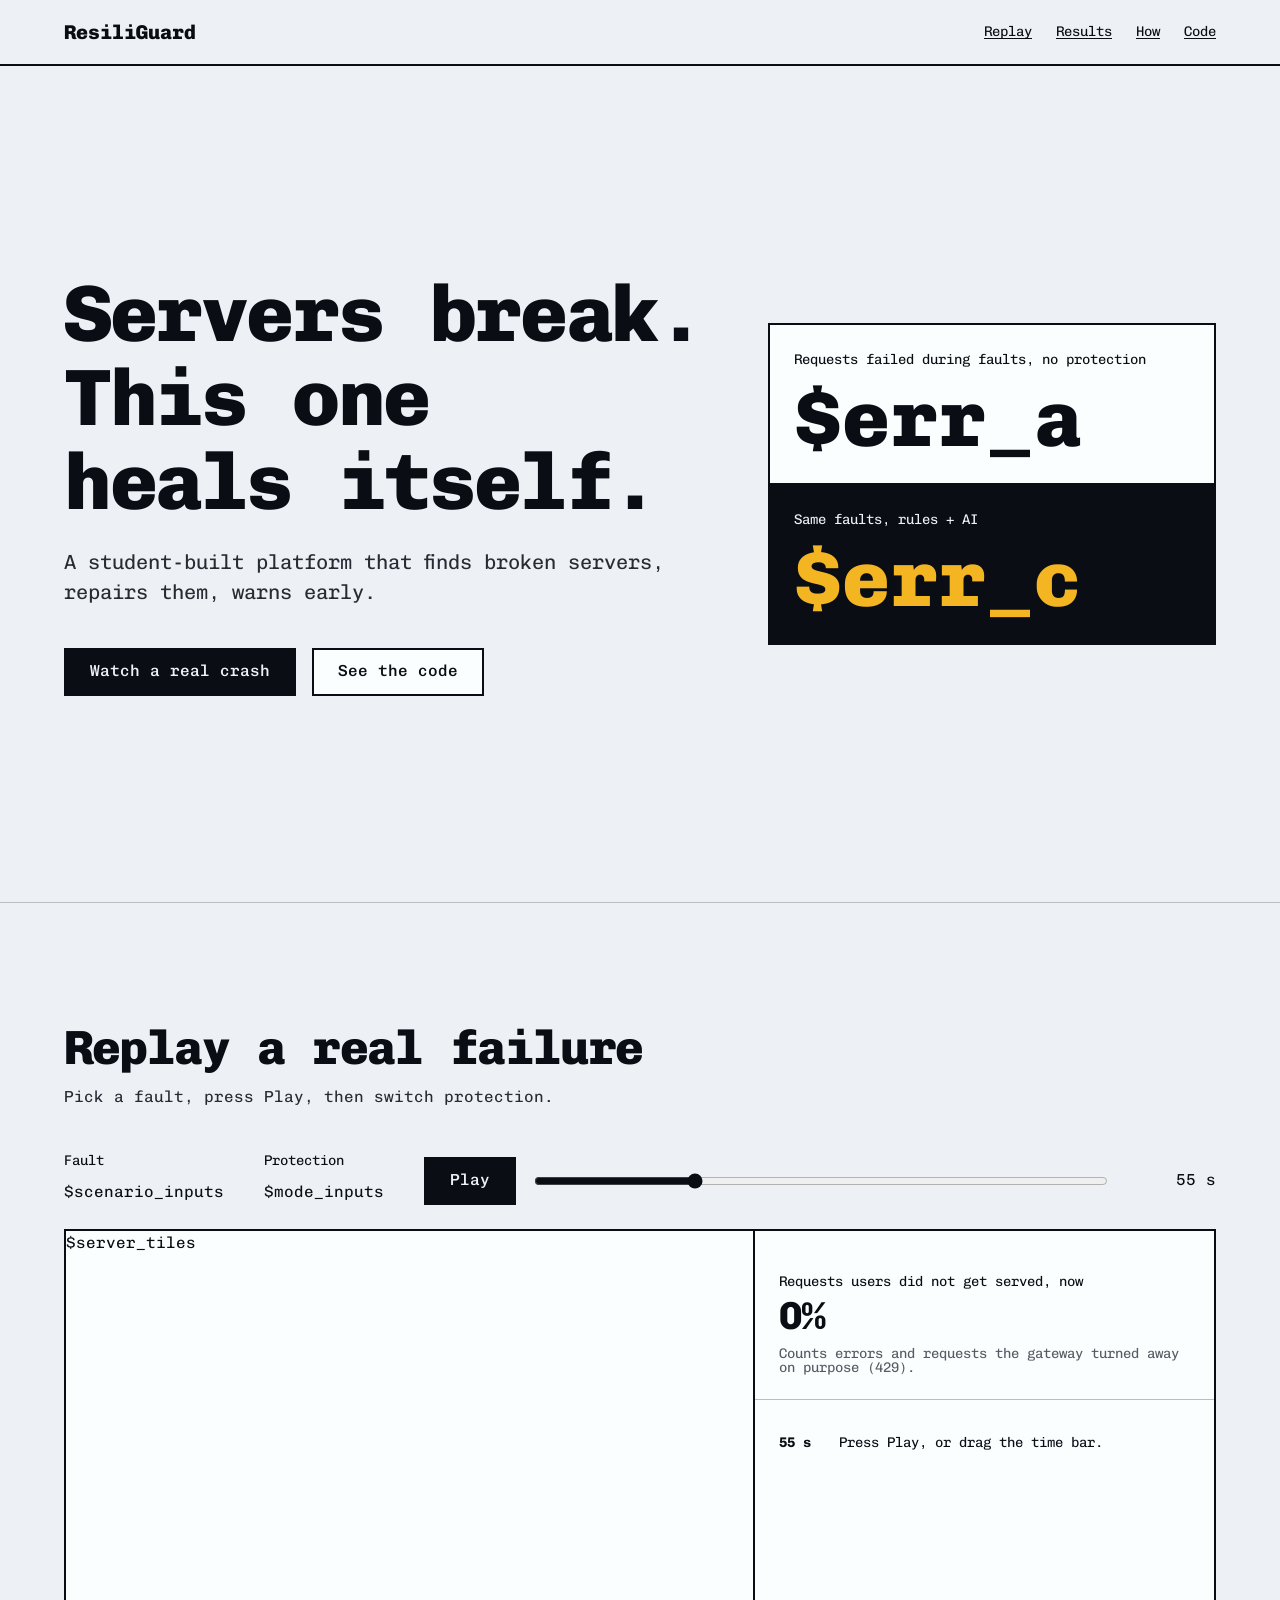
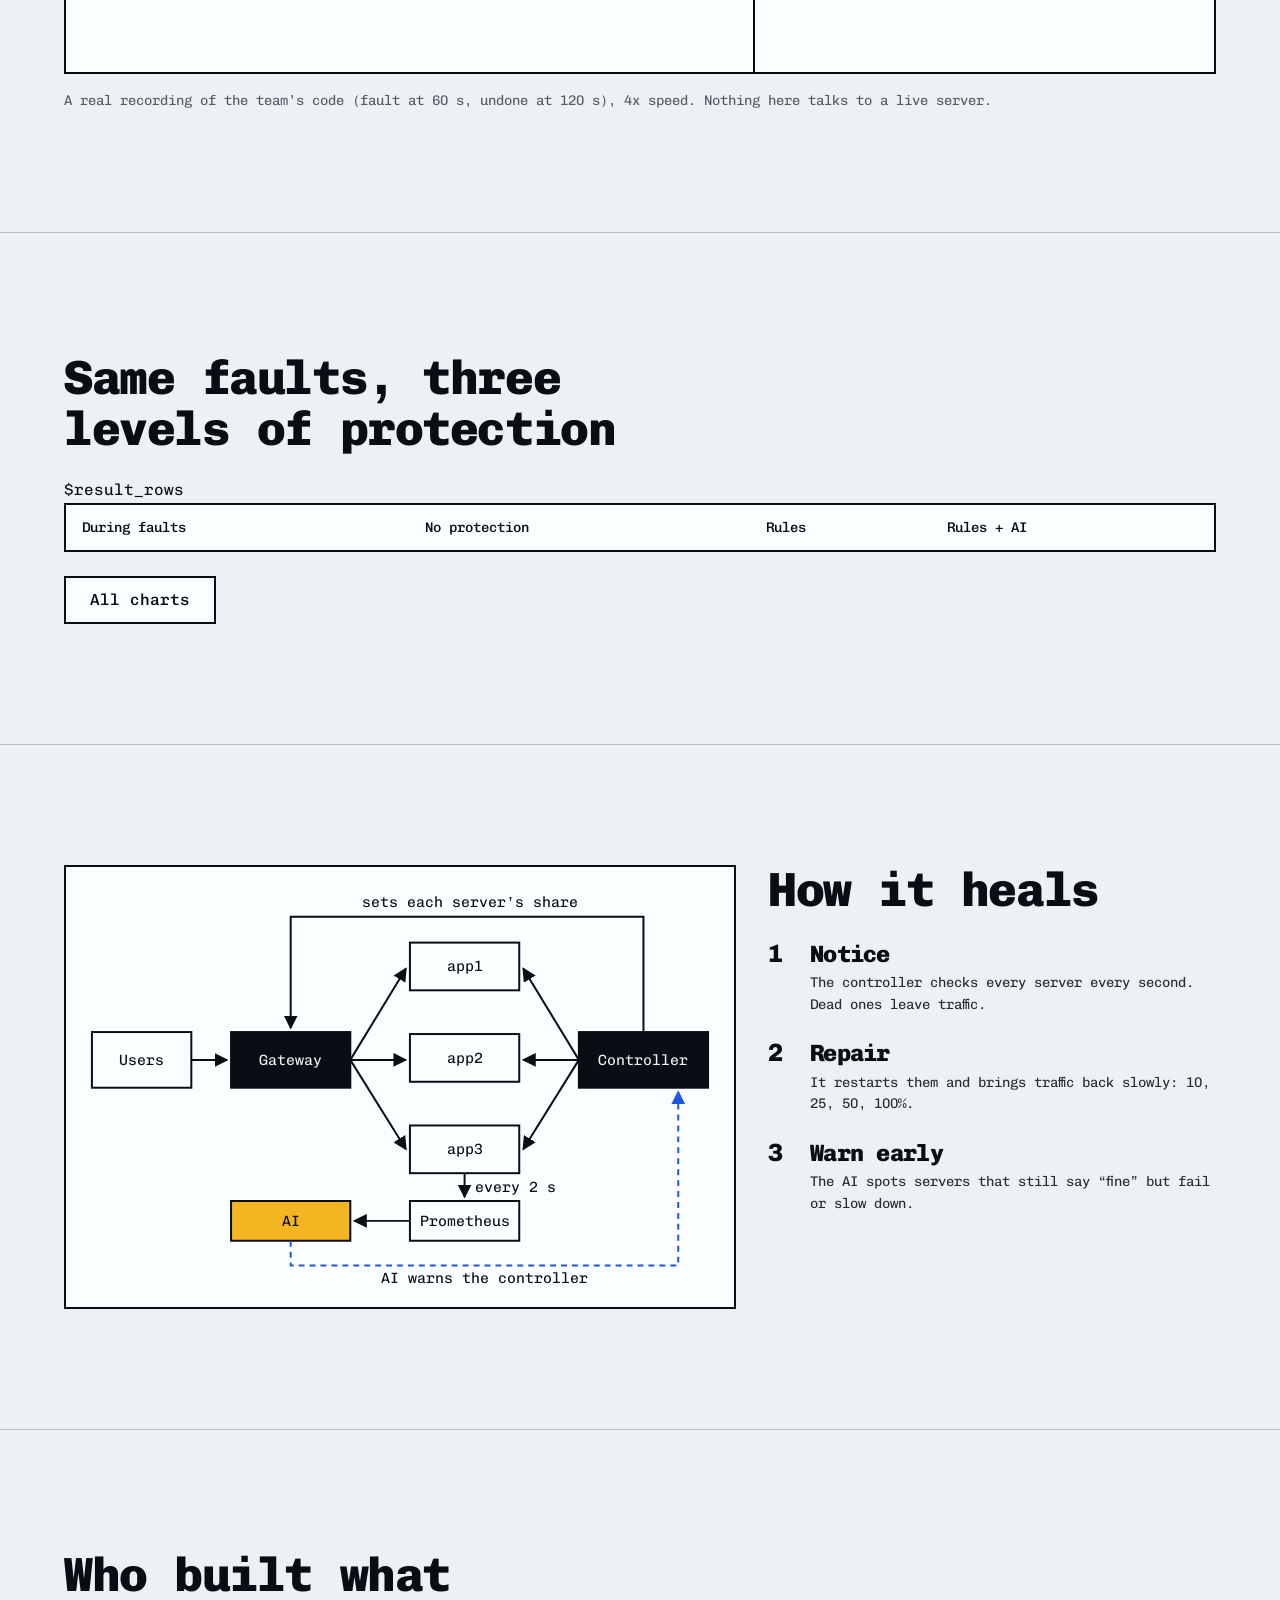
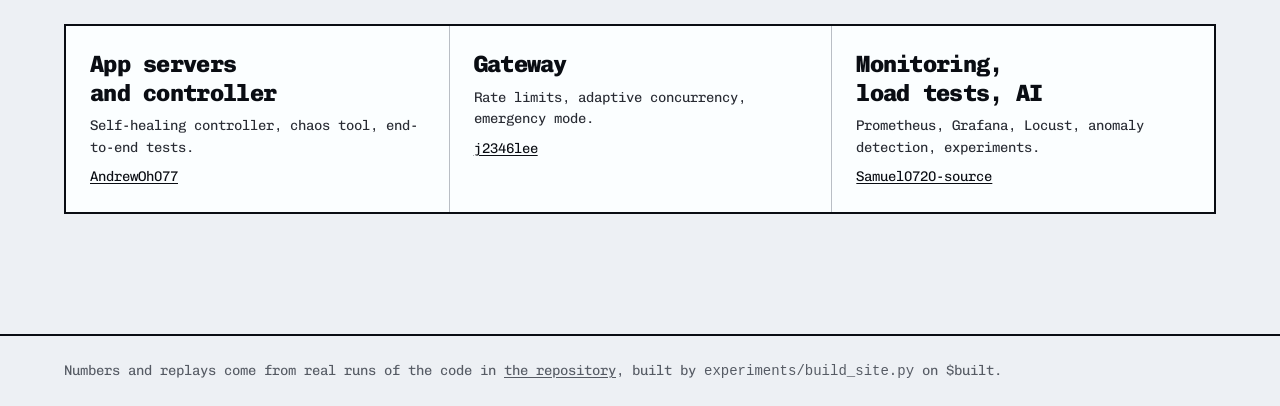
<file: site/template.html>
<!doctype html>
<html lang="en">
<head>
<meta charset="utf-8">
<meta name="viewport" content="width=device-width, initial-scale=1">
<title>ResiliGuard: a web platform that heals itself</title>
<meta name="description" content="A student-built platform that notices broken servers, repairs them, and warns before users notice. Replay a real failure.">
<link rel="preconnect" href="https://fonts.googleapis.com">
<link rel="stylesheet" href="https://fonts.googleapis.com/css2?family=Chivo+Mono:wght@400;500;800&display=swap">
<link rel="stylesheet" href="site.css">
</head>
<body>
<a class="skip" href="#main">Skip to content</a>
<header class="bar"><div class="container">
<a class="wordmark" href="#main">ResiliGuard</a>
<nav aria-label="Sections"><ul>
<li><a href="#replay">Replay</a></li><li><a href="#results">Results</a></li>
<li><a href="#how">How</a></li><li><a href="$repo">Code</a></li>
</ul></nav>
</div></header>

<main id="main">
<section class="hero" aria-labelledby="h1"><div class="container">
<div>
<h1 id="h1">Servers break. This one heals itself.</h1>
<p class="lead">A student-built platform that finds broken servers, repairs them, warns early.</p>
<div class="actions"><a class="btn primary" href="#replay">Watch a real crash</a><a class="btn" href="$repo">See the code</a></div>
</div>
<div>
<dl class="plates">
<div class="plate"><dt>Requests failed during faults, no protection</dt><dd>$err_a</dd></div>
<div class="plate ink"><dt>Same faults, rules + AI</dt><dd>$err_c</dd></div>
</dl>
</div>
</div></section>

<section class="replay" id="replay" aria-labelledby="replay-h"><div class="container">
<div class="replay-head">
<h2 id="replay-h">Replay a real failure</h2>
<p>Pick a fault, press Play, then switch protection.</p>
</div>
<div class="controls">
<fieldset><legend>Fault</legend><div class="seg" id="scenario">$scenario_inputs</div></fieldset>
<fieldset><legend>Protection</legend><div class="seg" id="mode">$mode_inputs</div></fieldset>
<div class="clock">
<button class="btn primary" id="play" type="button" aria-pressed="false">Play</button>
<label class="visually-hidden" for="time">Time in the run</label>
<input type="range" id="time" min="0" max="200" step="1" value="55">
<output id="clock" for="time">55 s</output>
</div>
</div>
<div class="stage">
<div class="servers" id="servers">$server_tiles</div>
<div class="side">
<dl class="now"><dt>Requests users did not get served, now</dt><dd id="now">0%</dd><dd class="hint">Counts errors and requests the gateway turned away on purpose (429).</dd></dl>
<ol class="feed" id="feed" aria-live="polite" aria-label="What happened"><li><b>55 s</b><span>Press Play, or drag the time bar.</span></li></ol>
</div>
</div>
<noscript><p class="replay-note">The replay needs JavaScript. The numbers below are the same runs.</p></noscript>
<p class="replay-note">A real recording of the team’s code (fault at 60 s, undone at 120 s), 4x speed. Nothing here talks to a live server.</p>
</div></section>

<section class="results" id="results" aria-labelledby="results-h"><div class="container">
<h2 id="results-h">Same faults, three levels of protection</h2>
<div class="scroll"><table>
<thead><tr><th scope="col">During faults</th><th scope="col">No protection</th><th scope="col">Rules</th><th scope="col">Rules + AI</th></tr></thead>
<tbody>$result_rows</tbody>
</table></div>
<p class="more"><a class="btn" href="report.html">All charts</a></p>
</div></section>

<section class="how" id="how" aria-labelledby="how-h"><div class="container">
<div class="arch" role="img" aria-label="Users send requests to the gateway, which spreads them over three app servers. The controller checks each server every second and restarts broken ones. Prometheus collects numbers; the AI reads them and warns the controller.">
<svg viewBox="0 0 640 410" aria-hidden="true">
<defs><marker id="a" viewBox="0 0 10 10" refX="9" refY="5" markerWidth="7" markerHeight="7" orient="auto-start-reverse"><path class="head" d="M0 0 10 5 0 10z"/></marker>
<marker id="b" viewBox="0 0 10 10" refX="9" refY="5" markerWidth="7" markerHeight="7" orient="auto-start-reverse"><path class="head ai" d="M0 0 10 5 0 10z"/></marker></defs>
<text x="390" y="24" text-anchor="middle">sets each server’s share</text>
<path class="line" d="M565 150V34H210v112" marker-end="url(#a)"/>
<rect class="box" x="10" y="150" width="100" height="56"/><text x="60" y="183" text-anchor="middle">Users</text>
<rect class="box ink" x="150" y="150" width="120" height="56"/><text class="on-ink" x="210" y="183" text-anchor="middle">Gateway</text>
<rect class="box" x="330" y="60" width="110" height="48"/><text x="385" y="89" text-anchor="middle">app1</text>
<rect class="box" x="330" y="152" width="110" height="48"/><text x="385" y="181" text-anchor="middle">app2</text>
<rect class="box" x="330" y="244" width="110" height="48"/><text x="385" y="273" text-anchor="middle">app3</text>
<rect class="box ink" x="500" y="150" width="130" height="56"/><text class="on-ink" x="565" y="183" text-anchor="middle">Controller</text>
<rect class="box" x="330" y="320" width="110" height="40"/><text x="385" y="345" text-anchor="middle">Prometheus</text>
<rect class="box ai" x="150" y="320" width="120" height="40"/><text x="210" y="345" text-anchor="middle">AI</text>
<path class="line" d="M110 178h36" marker-end="url(#a)"/>
<path class="line" d="M270 178 326 86" marker-end="url(#a)"/>
<path class="line" d="M270 178h56" marker-end="url(#a)"/>
<path class="line" d="M270 178l56 90" marker-end="url(#a)"/>
<path class="line" d="M500 178 444 86" marker-end="url(#a)"/>
<path class="line" d="M500 178h-56" marker-end="url(#a)"/>
<path class="line" d="M500 178l-56 90" marker-end="url(#a)"/>
<path class="line" d="M385 292v24" marker-end="url(#a)"/>
<text x="395" y="311">every 2 s</text>
<path class="line" d="M330 340h-56" marker-end="url(#a)"/>
<path class="line ai" d="M210 360v25h390V210" marker-end="url(#b)"/>
<text x="405" y="403" text-anchor="middle">AI warns the controller</text>
</svg>
</div>
<div>
<h2 id="how-h">How it heals</h2>
<ol class="steps">
<li><span class="n">1</span><div><h3>Notice</h3><p>The controller checks every server every second. Dead ones leave traffic.</p></div></li>
<li><span class="n">2</span><div><h3>Repair</h3><p>It restarts them and brings traffic back slowly: 10, 25, 50, 100%.</p></div></li>
<li><span class="n">3</span><div><h3>Warn early</h3><p>The AI spots servers that still say “fine” but fail or slow down.</p></div></li>
</ol>
</div>
</div></section>

<section class="team" id="team" aria-labelledby="team-h"><div class="container">
<h2 id="team-h">Who built what</h2>
<ul class="people">
<li><h3>App servers and controller</h3><p>Self-healing controller, chaos tool, end-to-end tests.</p><a href="https://github.com/AndrewOh077">AndrewOh077</a></li>
<li><h3>Gateway</h3><p>Rate limits, adaptive concurrency, emergency mode.</p><a href="https://github.com/j2346lee">j2346lee</a></li>
<li><h3>Monitoring, load tests, AI</h3><p>Prometheus, Grafana, Locust, anomaly detection, experiments.</p><a href="https://github.com/Samuel0720-source">Samuel0720-source</a></li>
</ul>
</div></section>
</main>

<footer><div class="container">Numbers and replays come from real runs of the code in <a href="$repo">the repository</a>, built by <code>experiments/build_site.py</code> on $built.</div></footer>
<script src="data.js"></script>
<script src="replay.js"></script>
</body>
</html>
</file>
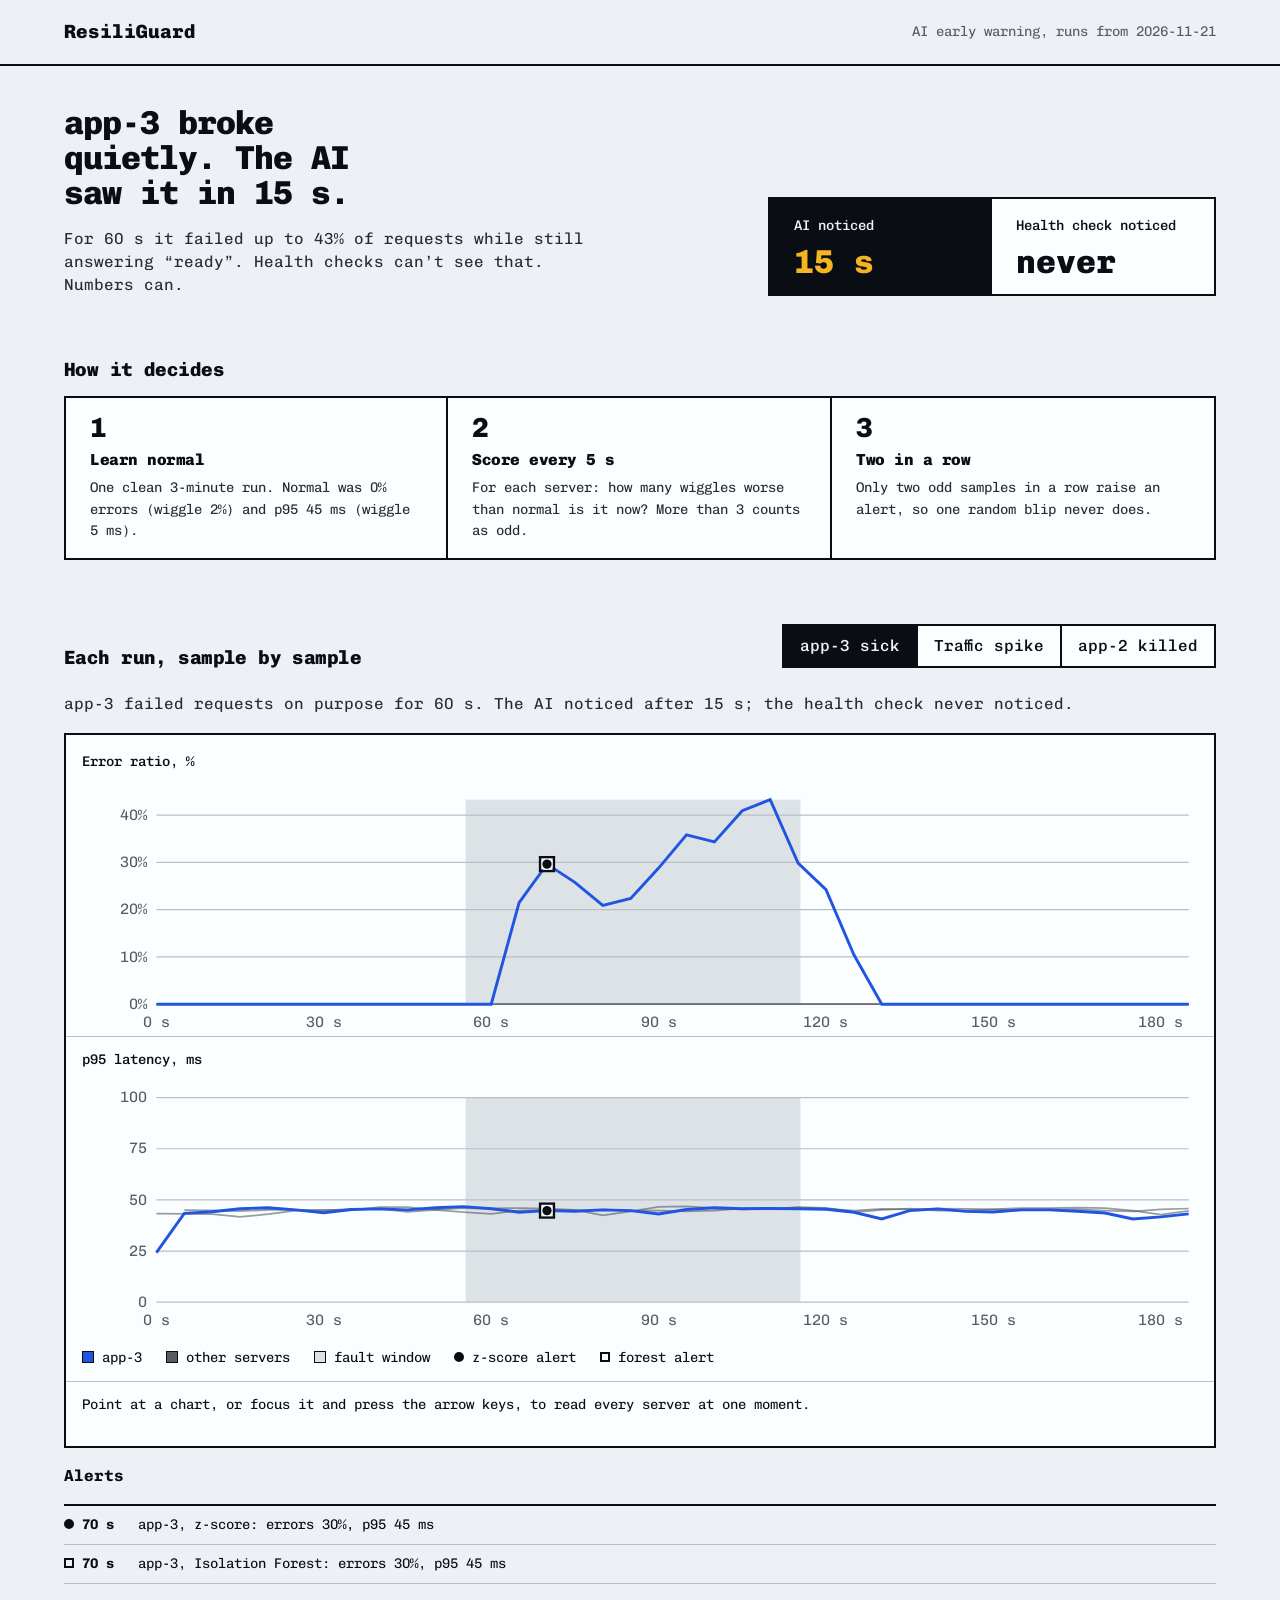
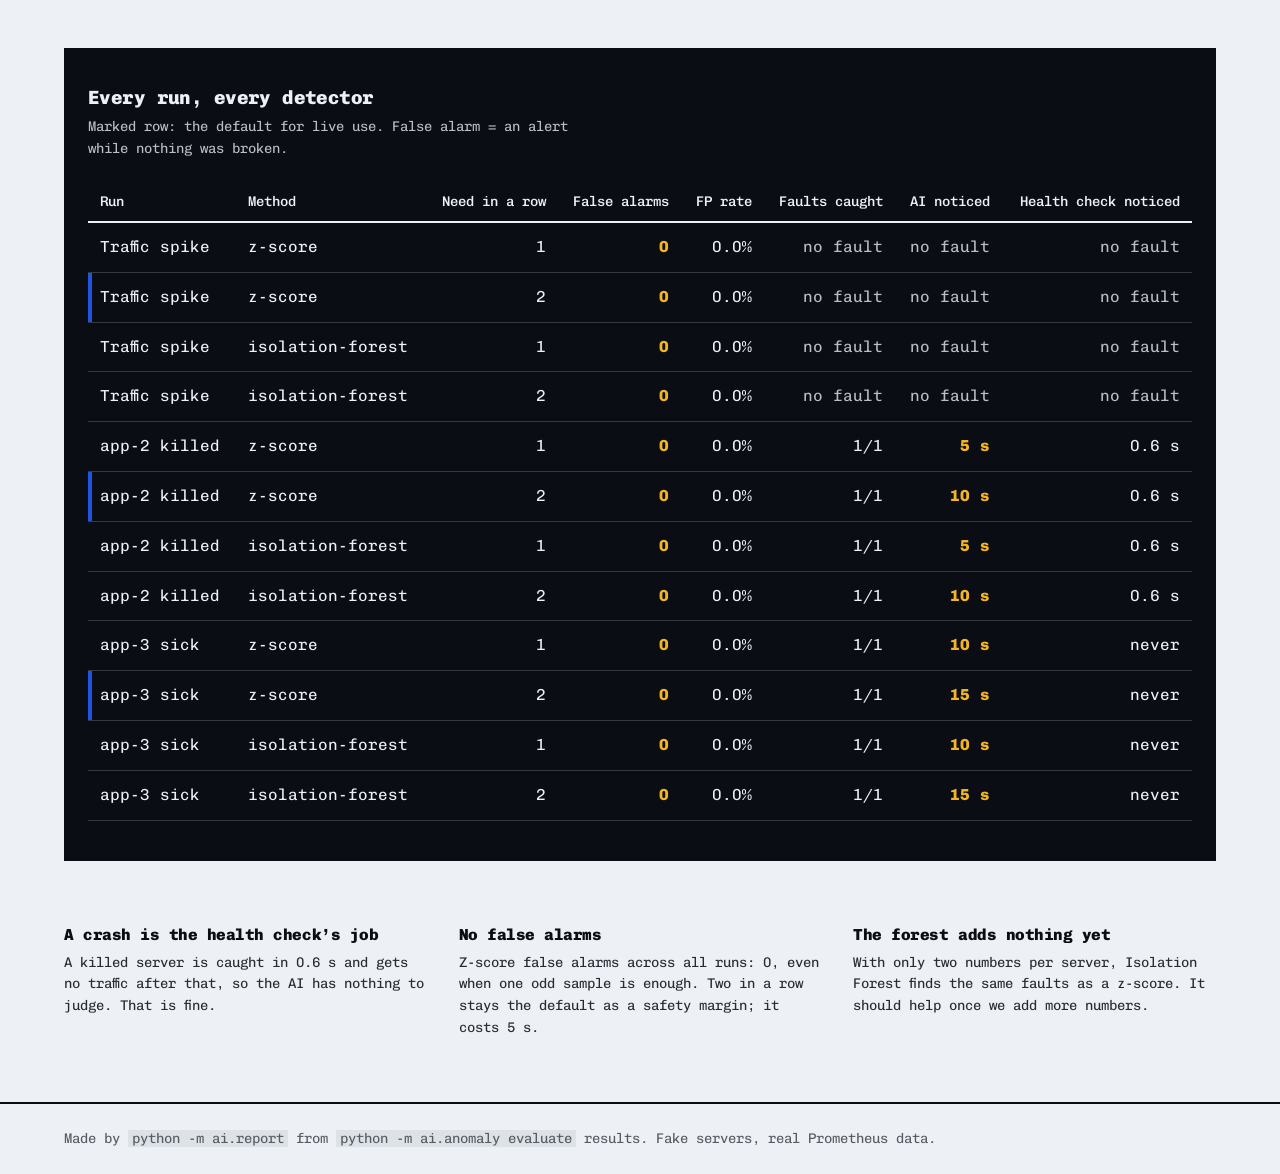
<file: experiments/results/ai-report.html>
<!doctype html>
<html lang="en">
<head>
<meta charset="utf-8">
<meta name="viewport" content="width=device-width, initial-scale=1">
<title>ResiliGuard AI early warning, results</title>
<meta name="description" content="Can the AI spot a sick server that health checks miss?">
<link rel="preconnect" href="https://fonts.googleapis.com">
<link rel="stylesheet"
 href="https://fonts.googleapis.com/css2?family=Chivo+Mono:wght@400;500;800&display=swap">
<style>
/* Hallmark · shape: app screen · genre: modern-minimal · theme: Wayfind (deal 2/3, seed anomaly-detection-results-report-b3e1·33c21e1d·2026-11-20·r0)
 * nav: top bar, wordmark and run date, a skip link · signature: the sick server's error line crossing the fault window, alerts marked by shape, a readout under the pointer · states: full, no-fault run, no alerts, scripting off (every run shown) · wayfind: platform
 * axes: light/mono/cool · posture: committed · contrast: pass · v2.0.0 */
/* Hallmark · pre-emit critique: P4 H4 E4 S5 R4 V3 · weakest: V, a report screen shares its table-and-chart spine with every results page; the run tabs and the readout let a reader check one moment for themselves instead of trusting the summary */
/* Hallmark · dismissed render · the sandbox cannot reach fonts.googleapis.com, Chivo Mono loads on a normal laptop and the fallback is ui-monospace */
/* Hallmark · dismissed F25 · the run column is sticky on the phone and the board scrolls sideways under it */
:root {
  color-scheme: light;
  --space-3xs: 2px; --space-2xs: 4px; --space-xs: 8px; --space-sm: 12px; --space-md: 16px; --space-lg: 24px; --space-xl: 40px; --space-2xl: 64px; --space-3xl: 96px; --space-4xl: 144px;
  --text-xs: 0.75rem; --text-sm: 0.875rem; --text-md: 1rem; --text-lg: 1.2rem; --text-xl: 1.44rem; --text-2xl: 1.728rem; --text-3xl: 2.074rem;
  --text-display-s: 1.44rem; --text-display: 1.728rem; --text-section: 1.2rem; --text-title: 1rem; --text-lead: 1rem;
  --ease-out: cubic-bezier(0.16, 1, 0.3, 1); --ease-in: cubic-bezier(0.7, 0, 0.84, 0); --ease-in-out: cubic-bezier(0.65, 0, 0.35, 1);
  --dur-micro: 120ms; --dur-short: 220ms; --dur-long: 420ms;
  --color-error: oklch(52% 0.19 27); --color-success: oklch(50% 0.12 150);
  --container: 1440px; --gutter: 64px; --gap-columns: 32px; --section-gap-s: 120px; --section-gap: 144px; --section-gap-l: 176px;
  --z-base: 1; --z-raised: 10; --z-dropdown: 100; --z-sticky: 200; --z-sticky-nav: 300; --z-modal: 400; --z-toast: 500; --z-tooltip: 600;
  --color-paper: oklch(95.5% 0.006 250); --color-paper-2: oklch(91% 0.009 250); --color-paper-3: oklch(99.5% 0.005 250);
  --color-ink: oklch(16% 0.014 262); --color-ink-2: oklch(29% 0.014 262); --color-muted: oklch(47% 0.016 260);
  --color-rule: oklch(80% 0.011 250); --color-ink-rule: oklch(34% 0.014 262);
  --color-accent: oklch(51% 0.22 264); --color-accent-2: oklch(81% 0.16 82); --color-accent-ink: oklch(99.5% 0.003 250); --color-focus: oklch(51% 0.22 264);
  --font-display: "Chivo Mono", ui-monospace, monospace; --font-body: var(--font-display); --font-outlier: var(--font-body);
  --radius-card: 0; --radius-pill: 999px; --rule-hair: 1px; --rule-bar: 2px;
  --shadow-card: 0 24px 40px -24px oklch(8% 0.01 260 / 0.6);
  --tracking-display: -0.03em; --display-weight: 800;
}
*, *::before, *::after { box-sizing: border-box; }
html, body { overflow-x: clip; }
html { scrollbar-color: var(--color-muted) var(--color-paper); scroll-padding-top: var(--space-3xl); }
body { margin: 0; background: var(--color-paper); color: var(--color-ink); font-family: var(--font-body); font-size: var(--text-md); line-height: 1.55; -webkit-font-smoothing: antialiased; caret-color: var(--color-accent); }
::selection { background: var(--color-accent-2); color: var(--color-ink); }
:focus-visible { outline: 2px solid var(--color-focus); outline-offset: 2px; }
a { color: inherit; text-decoration-thickness: 1px; text-underline-offset: 0.16em; }
h1, h2, h3 { margin: 0; font-family: var(--font-display); font-weight: var(--display-weight, 700); font-synthesis: none; letter-spacing: var(--tracking-display); line-height: 1.05; overflow-wrap: break-word; min-width: 0; text-wrap: balance; }
h1 { max-width: 20ch; font-size: var(--text-display); } h2 { max-width: 30ch; font-size: var(--text-section); } h3 { max-width: 40ch; font-size: var(--text-title); line-height: 1.2; }
.lead { font-size: var(--text-lead); line-height: 1.45; max-width: 52ch; }
p { margin: 0; text-wrap: pretty; }
p:not([class]) { max-width: 65ch; }
img, video { max-width: 100%; height: auto; display: block; }
svg { display: block; }
[hidden] { display: none !important; }
button, input, select, textarea { font: inherit; }
.container { width: 100%; max-width: var(--container); margin-inline: auto; padding-inline: var(--gutter); box-sizing: border-box; }
.num, .figure, td.num { font-variant-numeric: tabular-nums; }
.visually-hidden { position: absolute; width: 1px; height: 1px; overflow: hidden; clip-path: inset(50%); white-space: nowrap; }
[data-slot] { position: relative; overflow: hidden; background: linear-gradient(160deg, var(--color-paper-2, var(--color-paper)), var(--color-paper-3, var(--color-paper))); }
[data-slot] > img { position: absolute; inset: 0; width: 100%; height: 100%; object-fit: cover; z-index: 1; }
[data-slot]:has(> img) > :not(img):not([data-keep]) { display: none !important; }
@media (max-width: 60rem) { :root { --gutter: 24px; --section-gap-s: 80px; --section-gap: 96px; --section-gap-l: 120px; } }
@media (max-width: 40rem) { :root { --gutter: 16px; --section-gap-s: 56px; --section-gap: 72px; --section-gap-l: 96px; --gap-columns: 16px; } }
@media (prefers-reduced-motion: reduce) { *:not(.keep-motion), *:not(.keep-motion)::before, *:not(.keep-motion)::after { animation-duration: 0.01ms !important; animation-iteration-count: 1 !important; transition-duration: 0.01ms !important; scroll-behavior: auto !important; } }
/* photographs: natural sat=-12 con=10 */
[data-slot] > img { filter: saturate(0.88) contrast(1.1); }

/* ---------- page ---------- */
.skip { position: absolute; left: var(--space-md); top: -100px; z-index: var(--z-toast); background: var(--color-ink); color: var(--color-paper); padding: var(--space-xs) var(--space-md); }
.skip:focus-visible { top: var(--space-md); }
.bar { border-bottom: var(--rule-bar) solid var(--color-ink); }
.bar .container { display: flex; justify-content: space-between; align-items: center; min-height: 64px; gap: var(--space-md); }
.wordmark { font-weight: 800; font-size: var(--text-lg); }
.bar p { color: var(--color-muted); font-size: var(--text-sm); }
main .container { padding-block: var(--space-xl) var(--space-2xl); display: grid; grid-template-columns: minmax(0, 1fr); gap: var(--space-2xl); }
.head { display: grid; grid-template-columns: minmax(0, 3fr) minmax(0, 2fr); gap: var(--gap-columns); align-items: end; }
.head h1 { font-size: var(--text-3xl); }
.head .lead { margin-top: var(--space-md); color: var(--color-ink-2); }
.plates { display: grid; grid-template-columns: repeat(2, minmax(0, 1fr)); margin: 0; }
.plate { border: var(--rule-bar) solid var(--color-ink); padding: var(--space-md) var(--space-lg); display: grid; gap: var(--space-xs); background: var(--color-paper-3); }
.plate + .plate { border-left: 0; }
.plate.ink { background: var(--color-ink); color: var(--color-paper); }
.plate dt { font-weight: 500; font-size: var(--text-sm); }
.plate dd { margin: 0; font-weight: 800; font-size: var(--text-3xl); line-height: 1; font-variant-numeric: tabular-nums; }
.plate.ink dd { color: var(--color-accent-2); }

/* how it decides: three plates joined by a rule, like a corridor sign */
.how h2 { margin-bottom: var(--space-md); }
.steps { list-style: none; margin: 0; padding: 0; display: grid; grid-template-columns: repeat(3, minmax(0, 1fr)); }
.steps li { border: var(--rule-bar) solid var(--color-ink); padding: var(--space-md) var(--space-lg); display: grid; gap: var(--space-xs); align-content: start; background: var(--color-paper-3); }
.steps li + li { border-left: 0; }
.steps .n { font-weight: 800; font-size: var(--text-2xl); line-height: 1; font-variant-numeric: tabular-nums; }
.steps p { font-size: var(--text-sm); color: var(--color-ink-2); }

/* runs: tabs + one panel per run */
.runs { display: grid; gap: var(--space-lg); }
.runs-head { display: flex; flex-wrap: wrap; justify-content: space-between; align-items: end; gap: var(--space-md); }
.tabs { display: flex; max-width: 100%; overflow-x: auto; }
.tab { flex: none; }
html:not(.js) .tabs { display: none; }
.tab { min-height: 44px; padding: 0 var(--space-md); border: var(--rule-bar) solid var(--color-ink); background: var(--color-paper-3); color: var(--color-ink); font-weight: 500; cursor: pointer; transition: background-color var(--dur-micro) steps(1), color var(--dur-micro) steps(1); }
.tab + .tab { border-left: 0; }
.tab:hover { background: var(--color-paper-2); }
.tab:active { background: var(--color-rule); }
.tab:disabled { opacity: 0.55; cursor: not-allowed; }
.tab:focus-visible { outline-offset: -6px; }
.tab[aria-selected="true"] { background: var(--color-ink); color: var(--color-paper); }
.tab[aria-selected="true"]:focus-visible { outline-color: var(--color-accent-2); }
.panel { display: grid; gap: var(--space-md); }
.panel + .panel { margin-top: var(--space-xl); }
.js .panel + .panel { margin-top: 0; }
.panel-title { font-size: var(--text-lg); }
.js .panel-title { position: absolute; width: 1px; height: 1px; overflow: hidden; clip-path: inset(50%); white-space: nowrap; }
.says { color: var(--color-ink-2); }
figure { margin: 0; border: var(--rule-bar) solid var(--color-ink); background: var(--color-paper-3); }
figure:focus-visible { outline-offset: 4px; }
.pair { display: grid; grid-template-columns: minmax(0, 1fr); }
.pair > div { padding: var(--space-md) var(--space-md) 0; }
.pair > div + div { border-top: var(--rule-hair) solid var(--color-rule); padding-top: var(--space-sm); }
.chart-title { font-weight: 500; font-size: var(--text-sm); margin-bottom: var(--space-xs); }
.chart { width: 100%; height: auto; touch-action: pan-y; }
.chart text { font-family: var(--font-body); font-size: 13px; fill: var(--color-muted); }
.chart .grid { stroke: var(--color-rule); stroke-width: 1; }
.chart .window { fill: var(--color-paper-2); }
.chart .other { stroke: var(--color-muted); stroke-width: 1.5; fill: none; opacity: 0.6; }
.chart .focus { stroke: var(--color-accent); stroke-width: 2.5; fill: none; }
.chart .mark { fill: var(--color-ink); stroke: var(--color-paper-3); stroke-width: 2; }
.chart .mark.hollow { fill: none; stroke: var(--color-ink); }
.chart .cursor { stroke: var(--color-ink); stroke-width: 1; opacity: 0; }
.chart .cursor.on { opacity: 1; }
.key { display: flex; flex-wrap: wrap; gap: var(--space-xs) var(--space-lg); padding: var(--space-sm) var(--space-md); font-size: var(--text-sm); }
.swatch { display: inline-block; width: 12px; height: 12px; margin-right: var(--space-xs); vertical-align: -1px; border: var(--rule-hair) solid var(--color-ink); }
.swatch.focus { background: var(--color-accent); } .swatch.other { background: var(--color-muted); } .swatch.window { background: var(--color-paper-2); }
.mk { display: inline-block; width: 10px; height: 10px; margin-right: var(--space-xs); vertical-align: 0; border: var(--rule-bar) solid var(--color-ink); }
.mk.circle { border-radius: var(--radius-pill); background: var(--color-ink); }
.readout { border-top: var(--rule-hair) solid var(--color-rule); padding: var(--space-sm) var(--space-md); font-size: var(--text-sm); min-height: 3lh; font-variant-numeric: tabular-nums; }
.panel h4 { margin: 0; font-size: var(--text-md); }
.alerts { margin: 0; padding: 0; list-style: none; border-top: var(--rule-bar) solid var(--color-ink); }
.alerts li { padding: var(--space-xs) 0; border-bottom: var(--rule-hair) solid var(--color-rule); font-size: var(--text-sm); font-variant-numeric: tabular-nums; }
.alerts b { display: inline-block; min-width: 6ch; }

/* the board */
.board { background: var(--color-ink); color: var(--color-paper); padding: var(--space-xl) var(--space-lg); }
.board h2 { margin-bottom: var(--space-xs); }
.board > p { color: var(--color-rule); font-size: var(--text-sm); margin-bottom: var(--space-lg); }
.scroll { overflow-x: auto; }
table { width: 100%; border-collapse: collapse; font-variant-numeric: tabular-nums; }
th { text-align: left; font-weight: 500; font-size: var(--text-sm); padding: var(--space-xs) var(--space-sm); border-bottom: var(--rule-bar) solid var(--color-paper); white-space: nowrap; }
td { padding: var(--space-sm); border-bottom: var(--rule-hair) solid var(--color-ink-rule); white-space: nowrap; }
td.num, th.num { text-align: right; }
td.fig { font-weight: 800; color: var(--color-accent-2); }
td.none { color: var(--color-rule); }
.scroll th:first-child, .scroll td:first-child { position: sticky; left: 0; background: var(--color-ink); }
tr.pick td:first-child { box-shadow: inset 4px 0 0 var(--color-accent); }

.findings { display: grid; grid-template-columns: repeat(3, minmax(0, 1fr)); gap: var(--gap-columns); }
.findings h3 { margin-bottom: var(--space-xs); }
.findings p { color: var(--color-ink-2); font-size: var(--text-sm); }
footer { border-top: var(--rule-bar) solid var(--color-ink); }
footer .container { padding-block: var(--space-lg); font-size: var(--text-sm); color: var(--color-muted); }
code { font-family: var(--font-body); background: var(--color-paper-2); padding: 0 var(--space-2xs); }
@media (max-width: 60rem) {
  .head, .findings, .steps { grid-template-columns: minmax(0, 1fr); }
  .steps li + li { border-left: var(--rule-bar) solid var(--color-ink); border-top: 0; }
}
@media (max-width: 40rem) { .chart text { font-size: 30px; } }  /* SVG units: about 11px on a phone */

</style>
</head>
<body>
<a class="skip" href="#main">Skip to results</a>
<header class="bar"><div class="container">
<span class="wordmark">ResiliGuard</span><p>AI early warning, runs from 2026-11-21</p>
</div></header>
<main id="main"><div class="container">
<section class="head" aria-labelledby="h1">
<div><h1 id="h1">app-3 broke quietly. The AI saw it in 15 s.</h1><p class="lead">For 60 s it failed up to 43% of requests while still answering “ready”. Health checks can’t see that. Numbers can.</p></div>
<dl class="plates"><div class="plate ink"><dt>AI noticed</dt><dd>15 s</dd></div><div class="plate"><dt>Health check noticed</dt><dd>never</dd></div></dl>
</section>
<section class="how" aria-labelledby="how-h">
<h2 id="how-h">How it decides</h2>
<ol class="steps">
<li><span class="n">1</span><h3>Learn normal</h3><p>One clean 3-minute run. Normal was
0% errors (wiggle 2%) and p95
45 ms (wiggle 5 ms).</p></li>
<li><span class="n">2</span><h3>Score every 5 s</h3><p>For each server: how
many wiggles worse than normal is it now? More than 3 counts as odd.</p></li>
<li><span class="n">3</span><h3>Two in a row</h3><p>Only two odd samples in a row raise an
alert, so one random blip never does.</p></li>
</ol>
</section>
<section class="runs" aria-labelledby="runs-h">
<div class="runs-head"><h2 id="runs-h">Each run, sample by sample</h2>
<div class="tabs" role="tablist" aria-label="Runs"><button type="button" role="tab" class="tab" id="tab-sick" aria-controls="panel-sick" aria-selected="true" data-default>app-3 sick</button><button type="button" role="tab" class="tab" id="tab-spike" aria-controls="panel-spike" aria-selected="false">Traffic spike</button><button type="button" role="tab" class="tab" id="tab-failure" aria-controls="panel-failure" aria-selected="false">app-2 killed</button></div></div>
<section class="panel" id="panel-sick" role="tabpanel"
 aria-labelledby="tab-sick">
<h3 class="panel-title">app-3 sick</h3>
<p class="says">app-3 failed requests on purpose for 60 s. The AI noticed after 15 s; the health check never noticed.</p>
<figure tabindex="0" aria-describedby="readout-sick">
<div class="pair">
<div><p class="chart-title">Error ratio, %</p>
<svg class="chart" viewBox="0 0 960 220" role="img" aria-label="Error ratio per server, app-3 sick run" data-t0="1795234073.823" data-t1="1795234258.823"><rect class="window" x="330.0" y="16" width="288.0" height="176"/><line class="grid" x1="64" x2="952" y1="192.0" y2="192.0"/><text x="56" y="196.0" text-anchor="end">0%</text><line class="grid" x1="64" x2="952" y1="151.3" y2="151.3"/><text x="56" y="155.3" text-anchor="end">10%</text><line class="grid" x1="64" x2="952" y1="110.7" y2="110.7"/><text x="56" y="114.7" text-anchor="end">20%</text><line class="grid" x1="64" x2="952" y1="70.0" y2="70.0"/><text x="56" y="74.0" text-anchor="end">30%</text><line class="grid" x1="64" x2="952" y1="29.3" y2="29.3"/><text x="56" y="33.3" text-anchor="end">40%</text><text x="64.0" y="212" text-anchor="middle">0 s</text><text x="208.0" y="212" text-anchor="middle">30 s</text><text x="352.0" y="212" text-anchor="middle">60 s</text><text x="496.0" y="212" text-anchor="middle">90 s</text><text x="640.0" y="212" text-anchor="middle">120 s</text><text x="784.0" y="212" text-anchor="middle">150 s</text><text x="928.0" y="212" text-anchor="middle">180 s</text><polyline class="other" points="88.0,192.0 112.0,192.0 136.0,192.0 160.0,192.0 184.0,192.0 208.0,192.0 232.0,192.0 256.0,192.0 280.0,192.0 304.0,192.0 328.0,192.0 352.0,192.0 376.0,192.0 400.0,192.0 424.0,192.0 448.0,192.0 472.0,192.0 496.0,192.0 520.0,192.0 544.0,192.0 568.0,192.0 592.0,192.0 616.0,192.0 640.0,192.0 664.0,192.0 688.0,192.0 712.0,192.0 736.0,192.0 760.0,192.0 784.0,192.0 808.0,192.0 832.0,192.0 856.0,192.0 880.0,192.0 904.0,192.0 928.0,192.0 952.0,192.0"/><polyline class="other" points="64.0,192.0 88.0,192.0 112.0,192.0 136.0,192.0 160.0,192.0 184.0,192.0 208.0,192.0 232.0,192.0 256.0,192.0 280.0,192.0 304.0,192.0 328.0,192.0 352.0,192.0 376.0,192.0 400.0,192.0 424.0,192.0 448.0,192.0 472.0,192.0 496.0,192.0 520.0,192.0 544.0,192.0 568.0,192.0 592.0,192.0 616.0,192.0 640.0,192.0 664.0,192.0 688.0,192.0 712.0,192.0 736.0,192.0 760.0,192.0 784.0,192.0 808.0,192.0 832.0,192.0 856.0,192.0 880.0,192.0 904.0,192.0 928.0,192.0 952.0,192.0"/><polyline class="focus" points="64.0,192.0 88.0,192.0 112.0,192.0 136.0,192.0 160.0,192.0 184.0,192.0 208.0,192.0 232.0,192.0 256.0,192.0 280.0,192.0 304.0,192.0 328.0,192.0 352.0,192.0 376.0,104.7 400.0,71.5 424.0,87.2 448.0,107.0 472.0,101.0 496.0,74.9 520.0,46.3 544.0,52.4 568.0,25.6 592.0,16.0 616.0,70.6 640.0,93.4 664.0,149.5 688.0,192.0 712.0,192.0 736.0,192.0 760.0,192.0 784.0,192.0 808.0,192.0 832.0,192.0 856.0,192.0 880.0,192.0 904.0,192.0 928.0,192.0 952.0,192.0"/><circle class="mark" cx="400.0" cy="71.5" r="5"/><rect class="mark hollow" x="394.0" y="65.5" width="12" height="12"/><line class="cursor" x1="0" x2="0" y1="16" y2="192"/></svg></div>
<div><p class="chart-title">p95 latency, ms</p>
<svg class="chart" viewBox="0 0 960 220" role="img" aria-label="p95 latency per server, app-3 sick run" data-t0="1795234073.823" data-t1="1795234258.823"><rect class="window" x="330.0" y="16" width="288.0" height="176"/><line class="grid" x1="64" x2="952" y1="192.0" y2="192.0"/><text x="56" y="196.0" text-anchor="end">0</text><line class="grid" x1="64" x2="952" y1="148.0" y2="148.0"/><text x="56" y="152.0" text-anchor="end">25</text><line class="grid" x1="64" x2="952" y1="104.0" y2="104.0"/><text x="56" y="108.0" text-anchor="end">50</text><line class="grid" x1="64" x2="952" y1="60.0" y2="60.0"/><text x="56" y="64.0" text-anchor="end">75</text><line class="grid" x1="64" x2="952" y1="16.0" y2="16.0"/><text x="56" y="20.0" text-anchor="end">100</text><text x="64.0" y="212" text-anchor="middle">0 s</text><text x="208.0" y="212" text-anchor="middle">30 s</text><text x="352.0" y="212" text-anchor="middle">60 s</text><text x="496.0" y="212" text-anchor="middle">90 s</text><text x="640.0" y="212" text-anchor="middle">120 s</text><text x="784.0" y="212" text-anchor="middle">150 s</text><text x="928.0" y="212" text-anchor="middle">180 s</text><polyline class="other" points="88.0,112.8 112.0,113.0 136.0,113.7 160.0,112.6 184.0,112.6 208.0,113.2 232.0,111.7 256.0,111.7 280.0,114.4 304.0,112.6 328.0,111.0 352.0,111.2 376.0,111.0 400.0,111.4 424.0,112.6 448.0,117.4 472.0,113.9 496.0,110.0 520.0,109.6 544.0,111.0 568.0,112.1 592.0,111.7 616.0,110.3 640.0,110.9 664.0,114.6 688.0,112.6 712.0,111.6 736.0,113.2 760.0,113.2 784.0,112.1 808.0,112.6 832.0,112.3 856.0,112.1 880.0,113.2 904.0,113.9 928.0,112.1 952.0,111.4"/><polyline class="other" points="64.0,115.8 88.0,116.1 112.0,116.3 136.0,118.6 160.0,116.3 184.0,113.2 208.0,112.6 232.0,112.6 256.0,110.3 280.0,110.3 304.0,112.6 328.0,114.6 352.0,116.1 376.0,113.2 400.0,112.6 424.0,113.2 448.0,112.3 472.0,113.2 496.0,113.2 520.0,113.9 544.0,113.2 568.0,111.2 592.0,111.4 616.0,110.7 640.0,111.6 664.0,113.2 688.0,111.7 712.0,112.1 736.0,111.4 760.0,111.7 784.0,112.1 808.0,111.0 832.0,111.0 856.0,110.7 880.0,111.0 904.0,113.2 928.0,116.7 952.0,113.5"/><polyline class="focus" points="64.0,149.4 88.0,115.6 112.0,114.2 136.0,111.6 160.0,110.7 184.0,112.6 208.0,115.1 232.0,112.3 256.0,111.7 280.0,112.6 304.0,110.7 328.0,109.8 352.0,111.6 376.0,114.6 400.0,113.2 424.0,113.7 448.0,112.6 472.0,113.2 496.0,116.1 520.0,112.3 544.0,110.7 568.0,111.6 592.0,111.4 616.0,111.7 640.0,112.1 664.0,114.6 688.0,120.4 712.0,113.2 736.0,111.7 760.0,113.9 784.0,114.4 808.0,112.6 832.0,112.6 856.0,113.7 880.0,115.3 904.0,120.4 928.0,118.6 952.0,116.0"/><circle class="mark" cx="400.0" cy="113.2" r="5"/><rect class="mark hollow" x="394.0" y="107.2" width="12" height="12"/><line class="cursor" x1="0" x2="0" y1="16" y2="192"/></svg></div>
</div>
<div class="key"><span><span class="swatch focus"></span>app-3</span>
<span><span class="swatch other"></span>other servers</span>
<span><span class="swatch window"></span>fault window</span>
<span><span class="mk circle"></span>z-score alert</span>
<span><span class="mk square"></span>forest alert</span></div>
<p class="readout" id="readout-sick" aria-live="polite">Point at a chart, or focus it
and press the arrow keys, to read every server at one moment.</p>
<script type="application/json" class="points">[[0.0, "app-1", 0.0, 43.3], [0.0, "app-3", 0.0, 24.2], [5.0, "app-1", 0.0, 43.1], [5.0, "app-2", 0.0, 45.0], [5.0, "app-3", 0.0, 43.4], [10.0, "app-1", 0.0, 43.0], [10.0, "app-2", 0.0, 44.9], [10.0, "app-3", 0.0, 44.2], [15.0, "app-1", 0.0, 41.7], [15.0, "app-2", 0.0, 44.5], [15.0, "app-3", 0.0, 45.7], [20.0, "app-1", 0.0, 43.0], [20.0, "app-2", 0.0, 45.1], [20.0, "app-3", 0.0, 46.2], [25.0, "app-1", 0.0, 44.8], [25.0, "app-2", 0.0, 45.1], [25.0, "app-3", 0.0, 45.1], [30.0, "app-1", 0.0, 45.1], [30.0, "app-2", 0.0, 44.8], [30.0, "app-3", 0.0, 43.7], [35.0, "app-1", 0.0, 45.1], [35.0, "app-2", 0.0, 45.6], [35.0, "app-3", 0.0, 45.3], [40.0, "app-1", 0.0, 46.4], [40.0, "app-2", 0.0, 45.6], [40.0, "app-3", 0.0, 45.6], [45.0, "app-1", 0.0, 46.4], [45.0, "app-2", 0.0, 44.1], [45.0, "app-3", 0.0, 45.1], [50.0, "app-1", 0.0, 45.1], [50.0, "app-2", 0.0, 45.1], [50.0, "app-3", 0.0, 46.2], [55.0, "app-1", 0.0, 44.0], [55.0, "app-2", 0.0, 46.0], [55.0, "app-3", 0.0, 46.7], [60.0, "app-1", 0.0, 43.1], [60.0, "app-2", 0.0, 45.9], [60.0, "app-3", 0.0, 45.7], [65.0, "app-1", 0.0, 44.8], [65.0, "app-2", 0.0, 46.0], [65.0, "app-3", 0.2147, 44.0], [70.0, "app-1", 0.0, 45.1], [70.0, "app-2", 0.0, 45.8], [70.0, "app-3", 0.2963, 44.8], [75.0, "app-1", 0.0, 44.8], [75.0, "app-2", 0.0, 45.1], [75.0, "app-3", 0.2576, 44.5], [80.0, "app-1", 0.0, 45.3], [80.0, "app-2", 0.0, 42.4], [80.0, "app-3", 0.209, 45.1], [85.0, "app-1", 0.0, 44.8], [85.0, "app-2", 0.0, 44.4], [85.0, "app-3", 0.2239, 44.8], [90.0, "app-1", 0.0, 44.8], [90.0, "app-2", 0.0, 46.6], [90.0, "app-3", 0.2879, 43.1], [95.0, "app-1", 0.0, 44.4], [95.0, "app-2", 0.0, 46.8], [95.0, "app-3", 0.3582, 45.3], [100.0, "app-1", 0.0, 44.8], [100.0, "app-2", 0.0, 46.0], [100.0, "app-3", 0.3433, 46.2], [105.0, "app-1", 0.0, 45.9], [105.0, "app-2", 0.0, 45.4], [105.0, "app-3", 0.4091, 45.7], [110.0, "app-1", 0.0, 45.8], [110.0, "app-2", 0.0, 45.6], [110.0, "app-3", 0.4328, 45.8], [115.0, "app-1", 0.0, 46.2], [115.0, "app-2", 0.0, 46.4], [115.0, "app-3", 0.2985, 45.6], [120.0, "app-1", 0.0, 45.7], [120.0, "app-2", 0.0, 46.1], [120.0, "app-3", 0.2424, 45.4], [125.0, "app-1", 0.0, 44.8], [125.0, "app-2", 0.0, 44.0], [125.0, "app-3", 0.1045, 44.0], [130.0, "app-1", 0.0, 45.6], [130.0, "app-2", 0.0, 45.1], [130.0, "app-3", 0.0, 40.7], [135.0, "app-1", 0.0, 45.4], [135.0, "app-2", 0.0, 45.7], [135.0, "app-3", 0.0, 44.8], [140.0, "app-1", 0.0, 45.8], [140.0, "app-2", 0.0, 44.8], [140.0, "app-3", 0.0, 45.6], [145.0, "app-1", 0.0, 45.6], [145.0, "app-2", 0.0, 44.8], [145.0, "app-3", 0.0, 44.4], [150.0, "app-1", 0.0, 45.4], [150.0, "app-2", 0.0, 45.4], [150.0, "app-3", 0.0, 44.1], [155.0, "app-1", 0.0, 46.0], [155.0, "app-2", 0.0, 45.1], [155.0, "app-3", 0.0, 45.1], [160.0, "app-1", 0.0, 46.0], [160.0, "app-2", 0.0, 45.3], [160.0, "app-3", 0.0, 45.1], [165.0, "app-1", 0.0, 46.2], [165.0, "app-2", 0.0, 45.4], [165.0, "app-3", 0.0, 44.5], [170.0, "app-1", 0.0, 46.0], [170.0, "app-2", 0.0, 44.8], [170.0, "app-3", 0.0, 43.6], [175.0, "app-1", 0.0, 44.8], [175.0, "app-2", 0.0, 44.4], [175.0, "app-3", 0.0, 40.7], [180.0, "app-1", 0.0, 42.8], [180.0, "app-2", 0.0, 45.4], [180.0, "app-3", 0.0, 41.7], [185.0, "app-1", 0.0, 44.6], [185.0, "app-2", 0.0, 45.8], [185.0, "app-3", 0.0, 43.2]]</script>
</figure>
<h4>Alerts</h4>
<ol class="alerts"><li><span class='mk circle' aria-hidden='true'></span><b>70 s</b> app-3, z-score: errors 30%, p95 45 ms</li><li><span class='mk square' aria-hidden='true'></span><b>70 s</b> app-3, Isolation Forest: errors 30%, p95 45 ms</li></ol>
</section><section class="panel" id="panel-spike" role="tabpanel"
 aria-labelledby="tab-spike">
<h3 class="panel-title">Traffic spike</h3>
<p class="says">No fault was injected, so any alert here is a false alarm. The z-score raised 0.</p>
<figure tabindex="0" aria-describedby="readout-spike">
<div class="pair">
<div><p class="chart-title">Error ratio, %</p>
<svg class="chart" viewBox="0 0 960 220" role="img" aria-label="Error ratio per server, Traffic spike run" data-t0="1795233649.774" data-t1="1795233834.774"><line class="grid" x1="64" x2="952" y1="192.0" y2="192.0"/><text x="56" y="196.0" text-anchor="end">0%</text><line class="grid" x1="64" x2="952" y1="148.0" y2="148.0"/><text x="56" y="152.0" text-anchor="end">10%</text><line class="grid" x1="64" x2="952" y1="104.0" y2="104.0"/><text x="56" y="108.0" text-anchor="end">20%</text><line class="grid" x1="64" x2="952" y1="60.0" y2="60.0"/><text x="56" y="64.0" text-anchor="end">30%</text><line class="grid" x1="64" x2="952" y1="16.0" y2="16.0"/><text x="56" y="20.0" text-anchor="end">40%</text><text x="64.0" y="212" text-anchor="middle">0 s</text><text x="208.0" y="212" text-anchor="middle">30 s</text><text x="352.0" y="212" text-anchor="middle">60 s</text><text x="496.0" y="212" text-anchor="middle">90 s</text><text x="640.0" y="212" text-anchor="middle">120 s</text><text x="784.0" y="212" text-anchor="middle">150 s</text><text x="928.0" y="212" text-anchor="middle">180 s</text><polyline class="other" points="64.0,192.0 88.0,192.0 112.0,192.0 136.0,192.0 160.0,192.0 184.0,192.0 208.0,192.0 232.0,192.0 256.0,192.0 280.0,192.0 304.0,192.0 328.0,192.0 352.0,192.0 376.0,192.0 400.0,192.0 424.0,192.0 448.0,192.0 472.0,192.0 496.0,192.0 520.0,192.0 544.0,192.0 568.0,192.0 592.0,192.0 616.0,192.0 640.0,192.0 664.0,192.0 688.0,192.0 712.0,192.0 736.0,192.0 760.0,192.0 784.0,192.0 808.0,192.0 832.0,192.0 856.0,192.0 880.0,192.0 904.0,192.0 928.0,192.0 952.0,192.0"/><polyline class="other" points="88.0,192.0 112.0,192.0 136.0,192.0 160.0,192.0 184.0,192.0 208.0,192.0 232.0,192.0 256.0,192.0 280.0,192.0 304.0,192.0 328.0,192.0 352.0,192.0 376.0,192.0 400.0,192.0 424.0,192.0 448.0,192.0 472.0,192.0 496.0,192.0 520.0,192.0 544.0,192.0 568.0,192.0 592.0,192.0 616.0,192.0 640.0,192.0 664.0,192.0 688.0,192.0 712.0,192.0 736.0,192.0 760.0,192.0 784.0,192.0 808.0,192.0 832.0,192.0 856.0,192.0 880.0,192.0 904.0,192.0 928.0,192.0 952.0,192.0"/><polyline class="other" points="64.0,192.0 88.0,192.0 112.0,192.0 136.0,192.0 160.0,192.0 184.0,192.0 208.0,192.0 232.0,192.0 256.0,192.0 280.0,192.0 304.0,192.0 328.0,192.0 352.0,192.0 376.0,192.0 400.0,192.0 424.0,192.0 448.0,192.0 472.0,192.0 496.0,192.0 520.0,192.0 544.0,192.0 568.0,192.0 592.0,192.0 616.0,192.0 640.0,192.0 664.0,192.0 688.0,192.0 712.0,192.0 736.0,192.0 760.0,192.0 784.0,192.0 808.0,192.0 832.0,192.0 856.0,192.0 880.0,192.0 904.0,192.0 928.0,192.0 952.0,192.0"/><line class="cursor" x1="0" x2="0" y1="16" y2="192"/></svg></div>
<div><p class="chart-title">p95 latency, ms</p>
<svg class="chart" viewBox="0 0 960 220" role="img" aria-label="p95 latency per server, Traffic spike run" data-t0="1795233649.774" data-t1="1795233834.774"><line class="grid" x1="64" x2="952" y1="192.0" y2="192.0"/><text x="56" y="196.0" text-anchor="end">0</text><line class="grid" x1="64" x2="952" y1="148.0" y2="148.0"/><text x="56" y="152.0" text-anchor="end">25</text><line class="grid" x1="64" x2="952" y1="104.0" y2="104.0"/><text x="56" y="108.0" text-anchor="end">50</text><line class="grid" x1="64" x2="952" y1="60.0" y2="60.0"/><text x="56" y="64.0" text-anchor="end">75</text><line class="grid" x1="64" x2="952" y1="16.0" y2="16.0"/><text x="56" y="20.0" text-anchor="end">100</text><text x="64.0" y="212" text-anchor="middle">0 s</text><text x="208.0" y="212" text-anchor="middle">30 s</text><text x="352.0" y="212" text-anchor="middle">60 s</text><text x="496.0" y="212" text-anchor="middle">90 s</text><text x="640.0" y="212" text-anchor="middle">120 s</text><text x="784.0" y="212" text-anchor="middle">150 s</text><text x="928.0" y="212" text-anchor="middle">180 s</text><polyline class="other" points="64.0,115.1 88.0,115.4 112.0,116.1 136.0,113.3 160.0,112.1 184.0,112.1 208.0,111.6 232.0,112.1 256.0,113.2 280.0,116.5 304.0,118.6 328.0,113.2 352.0,113.3 376.0,112.8 400.0,112.8 424.0,112.8 448.0,113.2 472.0,113.9 496.0,113.3 520.0,113.3 544.0,112.6 568.0,112.3 592.0,112.3 616.0,111.9 640.0,112.1 664.0,113.2 688.0,110.7 712.0,112.1 736.0,110.9 760.0,109.6 784.0,109.6 808.0,111.6 832.0,110.7 856.0,109.6 880.0,111.6 904.0,114.4 928.0,148.2 952.0,149.6"/><polyline class="other" points="88.0,112.4 112.0,112.1 136.0,114.4 160.0,122.7 184.0,113.2 208.0,110.0 232.0,111.6 256.0,113.2 280.0,122.1 304.0,129.0 328.0,116.1 352.0,111.6 376.0,112.6 400.0,112.4 424.0,111.6 448.0,110.9 472.0,111.2 496.0,112.1 520.0,112.6 544.0,112.8 568.0,112.8 592.0,112.8 616.0,112.6 640.0,113.0 664.0,112.8 688.0,115.4 712.0,112.3 736.0,112.1 760.0,114.4 784.0,112.3 808.0,112.1 832.0,112.1 856.0,111.6 880.0,113.2 904.0,113.2 928.0,112.3 952.0,111.6"/><polyline class="other" points="64.0,130.4 88.0,116.3 112.0,112.1 136.0,113.3 160.0,113.2 184.0,111.2 208.0,113.3 232.0,114.4 256.0,109.6 280.0,109.8 304.0,113.2 328.0,110.7 352.0,111.7 376.0,112.4 400.0,113.5 424.0,114.0 448.0,113.7 472.0,113.3 496.0,111.9 520.0,111.7 544.0,112.3 568.0,113.2 592.0,112.6 616.0,112.3 640.0,112.6 664.0,112.1 688.0,112.3 712.0,114.4 736.0,113.2 760.0,114.7 784.0,116.1 808.0,116.1 832.0,119.0 856.0,113.2 880.0,112.1 904.0,111.6 928.0,111.2 952.0,117.2"/><line class="cursor" x1="0" x2="0" y1="16" y2="192"/></svg></div>
</div>
<div class="key"><span><span class="swatch focus"></span>one server</span>
<span><span class="swatch other"></span>other servers</span>
<span><span class="swatch window"></span>fault window</span>
<span><span class="mk circle"></span>z-score alert</span>
<span><span class="mk square"></span>forest alert</span></div>
<p class="readout" id="readout-spike" aria-live="polite">Point at a chart, or focus it
and press the arrow keys, to read every server at one moment.</p>
<script type="application/json" class="points">[[0.0, "app-1", 0.0, 35.0], [0.0, "app-2", 0.0, 43.7], [5.0, "app-1", 0.0, 43.0], [5.0, "app-2", 0.0, 43.5], [5.0, "app-3", 0.0, 45.2], [10.0, "app-1", 0.0, 45.4], [10.0, "app-2", 0.0, 43.1], [10.0, "app-3", 0.0, 45.4], [15.0, "app-1", 0.0, 44.7], [15.0, "app-2", 0.0, 44.7], [15.0, "app-3", 0.0, 44.1], [20.0, "app-1", 0.0, 44.8], [20.0, "app-2", 0.0, 45.4], [20.0, "app-3", 0.0, 39.4], [25.0, "app-1", 0.0, 45.9], [25.0, "app-2", 0.0, 45.4], [25.0, "app-3", 0.0, 44.8], [30.0, "app-1", 0.0, 44.7], [30.0, "app-2", 0.0, 45.7], [30.0, "app-3", 0.0, 46.6], [35.0, "app-1", 0.0, 44.1], [35.0, "app-2", 0.0, 45.4], [35.0, "app-3", 0.0, 45.7], [40.0, "app-1", 0.0, 46.8], [40.0, "app-2", 0.0, 44.8], [40.0, "app-3", 0.0, 44.8], [45.0, "app-1", 0.0, 46.7], [45.0, "app-2", 0.0, 42.9], [45.0, "app-3", 0.0, 39.7], [50.0, "app-1", 0.0, 44.8], [50.0, "app-2", 0.0, 41.7], [50.0, "app-3", 0.0, 35.8], [55.0, "app-1", 0.0, 46.2], [55.0, "app-2", 0.0, 44.8], [55.0, "app-3", 0.0, 43.1], [60.0, "app-1", 0.0, 45.6], [60.0, "app-2", 0.0, 44.7], [60.0, "app-3", 0.0, 45.7], [65.0, "app-1", 0.0, 45.2], [65.0, "app-2", 0.0, 45.0], [65.0, "app-3", 0.0, 45.1], [70.0, "app-1", 0.0, 44.6], [70.0, "app-2", 0.0, 45.0], [70.0, "app-3", 0.0, 45.2], [75.0, "app-1", 0.0, 44.3], [75.0, "app-2", 0.0, 45.0], [75.0, "app-3", 0.0, 45.7], [80.0, "app-1", 0.0, 44.5], [80.0, "app-2", 0.0, 44.8], [80.0, "app-3", 0.0, 46.1], [85.0, "app-1", 0.0, 44.7], [85.0, "app-2", 0.0, 44.4], [85.0, "app-3", 0.0, 45.9], [90.0, "app-1", 0.0, 45.5], [90.0, "app-2", 0.0, 44.7], [90.0, "app-3", 0.0, 45.4], [95.0, "app-1", 0.0, 45.6], [95.0, "app-2", 0.0, 44.7], [95.0, "app-3", 0.0, 45.1], [100.0, "app-1", 0.0, 45.3], [100.0, "app-2", 0.0, 45.1], [100.0, "app-3", 0.0, 45.0], [105.0, "app-1", 0.0, 44.8], [105.0, "app-2", 0.0, 45.3], [105.0, "app-3", 0.0, 45.0], [110.0, "app-1", 0.0, 45.1], [110.0, "app-2", 0.0, 45.3], [110.0, "app-3", 0.0, 45.0], [115.0, "app-1", 0.0, 45.3], [115.0, "app-2", 0.0, 45.5], [115.0, "app-3", 0.0, 45.1], [120.0, "app-1", 0.0, 45.1], [120.0, "app-2", 0.0, 45.4], [120.0, "app-3", 0.0, 44.9], [125.0, "app-1", 0.0, 45.4], [125.0, "app-2", 0.0, 44.8], [125.0, "app-3", 0.0, 45.0], [130.0, "app-1", 0.0, 45.3], [130.0, "app-2", 0.0, 46.2], [130.0, "app-3", 0.0, 43.5], [135.0, "app-1", 0.0, 44.1], [135.0, "app-2", 0.0, 45.4], [135.0, "app-3", 0.0, 45.3], [140.0, "app-1", 0.0, 44.8], [140.0, "app-2", 0.0, 46.1], [140.0, "app-3", 0.0, 45.4], [145.0, "app-1", 0.0, 43.9], [145.0, "app-2", 0.0, 46.8], [145.0, "app-3", 0.0, 44.1], [150.0, "app-1", 0.0, 43.1], [150.0, "app-2", 0.0, 46.8], [150.0, "app-3", 0.0, 45.3], [155.0, "app-1", 0.0, 43.1], [155.0, "app-2", 0.0, 45.7], [155.0, "app-3", 0.0, 45.4], [160.0, "app-1", 0.0, 41.5], [160.0, "app-2", 0.0, 46.2], [160.0, "app-3", 0.0, 45.4], [165.0, "app-1", 0.0, 44.8], [165.0, "app-2", 0.0, 46.8], [165.0, "app-3", 0.0, 45.7], [170.0, "app-1", 0.0, 45.4], [170.0, "app-2", 0.0, 45.7], [170.0, "app-3", 0.0, 44.8], [175.0, "app-1", 0.0, 45.7], [175.0, "app-2", 0.0, 44.1], [175.0, "app-3", 0.0, 44.8], [180.0, "app-1", 0.0, 45.9], [180.0, "app-2", 0.0, 24.9], [180.0, "app-3", 0.0, 45.3], [185.0, "app-1", 0.0, 42.5], [185.0, "app-2", 0.0, 24.1], [185.0, "app-3", 0.0, 45.7]]</script>
</figure>
<h4>Alerts</h4>
<ol class="alerts"><li>No alerts in this run.</li></ol>
</section><section class="panel" id="panel-failure" role="tabpanel"
 aria-labelledby="tab-failure">
<h3 class="panel-title">app-2 killed</h3>
<p class="says">app-2 was killed for 64 s. The AI noticed after 10 s; the health check noticed after 0.6 s.</p>
<figure tabindex="0" aria-describedby="readout-failure">
<div class="pair">
<div><p class="chart-title">Error ratio, %</p>
<svg class="chart" viewBox="0 0 960 220" role="img" aria-label="Error ratio per server, app-2 killed run" data-t0="1795233861.952" data-t1="1795234046.952"><rect class="window" x="327.1" y="16" width="306.2" height="176"/><line class="grid" x1="64" x2="952" y1="192.0" y2="192.0"/><text x="56" y="196.0" text-anchor="end">0%</text><line class="grid" x1="64" x2="952" y1="148.0" y2="148.0"/><text x="56" y="152.0" text-anchor="end">10%</text><line class="grid" x1="64" x2="952" y1="104.0" y2="104.0"/><text x="56" y="108.0" text-anchor="end">20%</text><line class="grid" x1="64" x2="952" y1="60.0" y2="60.0"/><text x="56" y="64.0" text-anchor="end">30%</text><line class="grid" x1="64" x2="952" y1="16.0" y2="16.0"/><text x="56" y="20.0" text-anchor="end">40%</text><text x="64.0" y="212" text-anchor="middle">0 s</text><text x="208.0" y="212" text-anchor="middle">30 s</text><text x="352.0" y="212" text-anchor="middle">60 s</text><text x="496.0" y="212" text-anchor="middle">90 s</text><text x="640.0" y="212" text-anchor="middle">120 s</text><text x="784.0" y="212" text-anchor="middle">150 s</text><text x="928.0" y="212" text-anchor="middle">180 s</text><polyline class="other" points="64.0,192.0 88.0,192.0 112.0,192.0 136.0,192.0 160.0,192.0 184.0,192.0 208.0,192.0 232.0,192.0 256.0,192.0 280.0,192.0 304.0,192.0 328.0,192.0 352.0,192.0 376.0,192.0 400.0,192.0 424.0,192.0 448.0,192.0 472.0,192.0 496.0,192.0 520.0,192.0 544.0,192.0 568.0,192.0 592.0,192.0 616.0,192.0 640.0,192.0 664.0,192.0 688.0,192.0 712.0,192.0 736.0,192.0 760.0,192.0 784.0,192.0 808.0,192.0 832.0,192.0 856.0,192.0 880.0,192.0 904.0,192.0 928.0,192.0 952.0,192.0"/><polyline class="other" points="64.0,192.0 88.0,192.0 112.0,192.0 136.0,192.0 160.0,192.0 184.0,192.0 208.0,192.0 232.0,192.0 256.0,192.0 280.0,192.0 304.0,192.0 328.0,192.0 352.0,192.0 376.0,192.0 400.0,192.0 424.0,192.0 448.0,192.0 472.0,192.0 496.0,192.0 520.0,192.0 544.0,192.0 568.0,192.0 592.0,192.0 616.0,192.0 640.0,192.0 664.0,192.0 688.0,192.0 712.0,192.0 736.0,192.0 760.0,192.0 784.0,192.0 808.0,192.0 832.0,192.0 856.0,192.0 880.0,192.0 904.0,192.0 928.0,192.0 952.0,192.0"/><polyline class="focus" points="64.0,192.0 88.0,192.0 112.0,192.0 136.0,192.0 160.0,192.0 184.0,192.0 208.0,192.0 232.0,192.0 256.0,192.0 280.0,192.0 304.0,192.0 328.0,192.0 352.0,135.0 376.0,38.0"/><polyline class="focus" points="664.0,192.0 688.0,192.0 712.0,192.0 736.0,192.0 760.0,192.0 784.0,192.0 808.0,192.0 832.0,192.0 856.0,192.0 880.0,192.0 904.0,192.0 928.0,192.0 952.0,192.0"/><circle class="mark" cx="376.0" cy="38.0" r="5"/><rect class="mark hollow" x="370.0" y="32.0" width="12" height="12"/><line class="cursor" x1="0" x2="0" y1="16" y2="192"/></svg></div>
<div><p class="chart-title">p95 latency, ms</p>
<svg class="chart" viewBox="0 0 960 220" role="img" aria-label="p95 latency per server, app-2 killed run" data-t0="1795233861.952" data-t1="1795234046.952"><rect class="window" x="327.1" y="16" width="306.2" height="176"/><line class="grid" x1="64" x2="952" y1="192.0" y2="192.0"/><text x="56" y="196.0" text-anchor="end">0</text><line class="grid" x1="64" x2="952" y1="148.0" y2="148.0"/><text x="56" y="152.0" text-anchor="end">25</text><line class="grid" x1="64" x2="952" y1="104.0" y2="104.0"/><text x="56" y="108.0" text-anchor="end">50</text><line class="grid" x1="64" x2="952" y1="60.0" y2="60.0"/><text x="56" y="64.0" text-anchor="end">75</text><line class="grid" x1="64" x2="952" y1="16.0" y2="16.0"/><text x="56" y="20.0" text-anchor="end">100</text><text x="64.0" y="212" text-anchor="middle">0 s</text><text x="208.0" y="212" text-anchor="middle">30 s</text><text x="352.0" y="212" text-anchor="middle">60 s</text><text x="496.0" y="212" text-anchor="middle">90 s</text><text x="640.0" y="212" text-anchor="middle">120 s</text><text x="784.0" y="212" text-anchor="middle">150 s</text><text x="928.0" y="212" text-anchor="middle">180 s</text><polyline class="other" points="64.0,112.4 88.0,112.3 112.0,112.3 136.0,111.0 160.0,111.2 184.0,115.3 208.0,112.6 232.0,111.6 256.0,111.7 280.0,110.7 304.0,113.7 328.0,113.9 352.0,111.6 376.0,112.4 400.0,115.6 424.0,117.0 448.0,114.0 472.0,112.1 496.0,114.6 520.0,116.1 544.0,112.4 568.0,112.4 592.0,113.5 616.0,114.6 640.0,114.7 664.0,111.9 688.0,112.1 712.0,113.9 736.0,113.9 760.0,115.1 784.0,111.4 808.0,112.3 832.0,113.2 856.0,113.9 880.0,116.3 904.0,115.1 928.0,118.6 952.0,119.5"/><polyline class="other" points="64.0,107.7 88.0,110.3 112.0,112.4 136.0,113.9 160.0,113.2 184.0,112.1 208.0,111.4 232.0,111.7 256.0,113.2 280.0,114.6 304.0,112.6 328.0,111.2 352.0,110.7 376.0,111.7 400.0,112.4 424.0,112.1 448.0,112.1 472.0,112.8 496.0,117.0 520.0,114.0 544.0,111.4 568.0,112.4 592.0,111.9 616.0,112.1 640.0,112.8 664.0,111.0 688.0,110.2 712.0,110.7 736.0,111.0 760.0,112.6 784.0,113.7 808.0,112.3 832.0,112.6 856.0,113.2 880.0,111.7 904.0,110.3 928.0,111.7 952.0,116.0"/><polyline class="focus" points="64.0,111.4 88.0,112.6 112.0,113.2 136.0,112.6 160.0,112.6 184.0,113.9 208.0,115.3 232.0,113.7 256.0,111.4 280.0,112.3 304.0,111.6 328.0,111.0 352.0,113.2 376.0,114.9"/><polyline class="focus" points="664.0,112.4 688.0,110.7 712.0,113.2 736.0,125.1 760.0,113.2 784.0,109.8 808.0,110.2 832.0,110.9 856.0,112.3 880.0,116.3 904.0,114.4 928.0,111.7 952.0,112.8"/><circle class="mark" cx="376.0" cy="114.9" r="5"/><rect class="mark hollow" x="370.0" y="108.9" width="12" height="12"/><line class="cursor" x1="0" x2="0" y1="16" y2="192"/></svg></div>
</div>
<div class="key"><span><span class="swatch focus"></span>app-2</span>
<span><span class="swatch other"></span>other servers</span>
<span><span class="swatch window"></span>fault window</span>
<span><span class="mk circle"></span>z-score alert</span>
<span><span class="mk square"></span>forest alert</span></div>
<p class="readout" id="readout-failure" aria-live="polite">Point at a chart, or focus it
and press the arrow keys, to read every server at one moment.</p>
<script type="application/json" class="points">[[0.0, "app-1", 0.0, 47.9], [0.0, "app-2", 0.0, 45.8], [0.0, "app-3", 0.0, 45.2], [5.0, "app-1", 0.0, 46.4], [5.0, "app-2", 0.0, 45.1], [5.0, "app-3", 0.0, 45.3], [10.0, "app-1", 0.0, 45.2], [10.0, "app-2", 0.0, 44.8], [10.0, "app-3", 0.0, 45.3], [15.0, "app-1", 0.0, 44.4], [15.0, "app-2", 0.0, 45.1], [15.0, "app-3", 0.0, 46.0], [20.0, "app-1", 0.0, 44.8], [20.0, "app-2", 0.0, 45.1], [20.0, "app-3", 0.0, 45.9], [25.0, "app-1", 0.0, 45.4], [25.0, "app-2", 0.0, 44.4], [25.0, "app-3", 0.0, 43.6], [30.0, "app-1", 0.0, 45.8], [30.0, "app-2", 0.0, 43.6], [30.0, "app-3", 0.0, 45.1], [35.0, "app-1", 0.0, 45.6], [35.0, "app-2", 0.0, 44.5], [35.0, "app-3", 0.0, 45.7], [40.0, "app-1", 0.0, 44.8], [40.0, "app-2", 0.0, 45.8], [40.0, "app-3", 0.0, 45.6], [45.0, "app-1", 0.0, 44.0], [45.0, "app-2", 0.0, 45.3], [45.0, "app-3", 0.0, 46.2], [50.0, "app-1", 0.0, 45.1], [50.0, "app-2", 0.0, 45.7], [50.0, "app-3", 0.0, 44.5], [55.0, "app-1", 0.0, 45.9], [55.0, "app-2", 0.0, 46.0], [55.0, "app-3", 0.0, 44.4], [60.0, "app-1", 0.0, 46.2], [60.0, "app-2", 0.1296, 44.8], [60.0, "app-3", 0.0, 45.7], [65.0, "app-1", 0.0, 45.6], [65.0, "app-2", 0.35, 43.8], [65.0, "app-3", 0.0, 45.2], [70.0, "app-1", 0.0, 45.2], [70.0, "app-3", 0.0, 43.4], [75.0, "app-1", 0.0, 45.4], [75.0, "app-3", 0.0, 42.6], [80.0, "app-1", 0.0, 45.4], [80.0, "app-3", 0.0, 44.3], [85.0, "app-1", 0.0, 45.0], [85.0, "app-3", 0.0, 45.4], [90.0, "app-1", 0.0, 42.6], [90.0, "app-3", 0.0, 44.0], [95.0, "app-1", 0.0, 44.3], [95.0, "app-3", 0.0, 43.1], [100.0, "app-1", 0.0, 45.8], [100.0, "app-3", 0.0, 45.2], [105.0, "app-1", 0.0, 45.2], [105.0, "app-3", 0.0, 45.2], [110.0, "app-1", 0.0, 45.5], [110.0, "app-3", 0.0, 44.6], [115.0, "app-1", 0.0, 45.4], [115.0, "app-3", 0.0, 44.0], [120.0, "app-1", 0.0, 45.0], [120.0, "app-3", 0.0, 43.9], [125.0, "app-1", 0.0, 46.0], [125.0, "app-2", 0.0, 45.2], [125.0, "app-3", 0.0, 45.5], [130.0, "app-1", 0.0, 46.5], [130.0, "app-2", 0.0, 46.2], [130.0, "app-3", 0.0, 45.4], [135.0, "app-1", 0.0, 46.2], [135.0, "app-2", 0.0, 44.8], [135.0, "app-3", 0.0, 44.4], [140.0, "app-1", 0.0, 46.0], [140.0, "app-2", 0.0, 38.0], [140.0, "app-3", 0.0, 44.4], [145.0, "app-1", 0.0, 45.1], [145.0, "app-2", 0.0, 44.8], [145.0, "app-3", 0.0, 43.7], [150.0, "app-1", 0.0, 44.5], [150.0, "app-2", 0.0, 46.7], [150.0, "app-3", 0.0, 45.8], [155.0, "app-1", 0.0, 45.3], [155.0, "app-2", 0.0, 46.5], [155.0, "app-3", 0.0, 45.3], [160.0, "app-1", 0.0, 45.1], [160.0, "app-2", 0.0, 46.1], [160.0, "app-3", 0.0, 44.8], [165.0, "app-1", 0.0, 44.8], [165.0, "app-2", 0.0, 45.3], [165.0, "app-3", 0.0, 44.4], [170.0, "app-1", 0.0, 45.6], [170.0, "app-2", 0.0, 43.0], [170.0, "app-3", 0.0, 43.0], [175.0, "app-1", 0.0, 46.4], [175.0, "app-2", 0.0, 44.1], [175.0, "app-3", 0.0, 43.7], [180.0, "app-1", 0.0, 45.6], [180.0, "app-2", 0.0, 45.6], [180.0, "app-3", 0.0, 41.7], [185.0, "app-1", 0.0, 43.2], [185.0, "app-2", 0.0, 45.0], [185.0, "app-3", 0.0, 41.2]]</script>
</figure>
<h4>Alerts</h4>
<ol class="alerts"><li><span class='mk circle' aria-hidden='true'></span><b>65 s</b> app-2, z-score: errors 35%, p95 44 ms</li><li><span class='mk square' aria-hidden='true'></span><b>65 s</b> app-2, Isolation Forest: errors 35%, p95 44 ms</li></ol>
</section>
</section>
<section class="board" aria-labelledby="board-h">
<h2 id="board-h">Every run, every detector</h2>
<p>Marked row: the default for live use. False alarm = an alert while nothing was broken.</p>
<div class="scroll"><table><thead><tr><th>Run</th><th>Method</th><th class='num'>Need in a row</th><th class='num'>False alarms</th><th class='num'>FP rate</th><th class='num'>Faults caught</th><th class='num'>AI noticed</th><th class='num'>Health check noticed</th></tr></thead><tbody><tr><td>Traffic spike</td><td>z-score</td><td class='num'>1</td><td class='num fig'>0</td><td class='num'>0.0%</td><td class="num none">no fault</td><td class="num none">no fault</td><td class="num none">no fault</td></tr><tr class="pick"><td>Traffic spike</td><td>z-score</td><td class='num'>2</td><td class='num fig'>0</td><td class='num'>0.0%</td><td class="num none">no fault</td><td class="num none">no fault</td><td class="num none">no fault</td></tr><tr><td>Traffic spike</td><td>isolation-forest</td><td class='num'>1</td><td class='num fig'>0</td><td class='num'>0.0%</td><td class="num none">no fault</td><td class="num none">no fault</td><td class="num none">no fault</td></tr><tr><td>Traffic spike</td><td>isolation-forest</td><td class='num'>2</td><td class='num fig'>0</td><td class='num'>0.0%</td><td class="num none">no fault</td><td class="num none">no fault</td><td class="num none">no fault</td></tr><tr><td>app-2 killed</td><td>z-score</td><td class='num'>1</td><td class='num fig'>0</td><td class='num'>0.0%</td><td class='num'>1/1</td><td class='num fig'>5 s</td><td class='num'>0.6 s</td></tr><tr class="pick"><td>app-2 killed</td><td>z-score</td><td class='num'>2</td><td class='num fig'>0</td><td class='num'>0.0%</td><td class='num'>1/1</td><td class='num fig'>10 s</td><td class='num'>0.6 s</td></tr><tr><td>app-2 killed</td><td>isolation-forest</td><td class='num'>1</td><td class='num fig'>0</td><td class='num'>0.0%</td><td class='num'>1/1</td><td class='num fig'>5 s</td><td class='num'>0.6 s</td></tr><tr><td>app-2 killed</td><td>isolation-forest</td><td class='num'>2</td><td class='num fig'>0</td><td class='num'>0.0%</td><td class='num'>1/1</td><td class='num fig'>10 s</td><td class='num'>0.6 s</td></tr><tr><td>app-3 sick</td><td>z-score</td><td class='num'>1</td><td class='num fig'>0</td><td class='num'>0.0%</td><td class='num'>1/1</td><td class='num fig'>10 s</td><td class='num'>never</td></tr><tr class="pick"><td>app-3 sick</td><td>z-score</td><td class='num'>2</td><td class='num fig'>0</td><td class='num'>0.0%</td><td class='num'>1/1</td><td class='num fig'>15 s</td><td class='num'>never</td></tr><tr><td>app-3 sick</td><td>isolation-forest</td><td class='num'>1</td><td class='num fig'>0</td><td class='num'>0.0%</td><td class='num'>1/1</td><td class='num fig'>10 s</td><td class='num'>never</td></tr><tr><td>app-3 sick</td><td>isolation-forest</td><td class='num'>2</td><td class='num fig'>0</td><td class='num'>0.0%</td><td class='num'>1/1</td><td class='num fig'>15 s</td><td class='num'>never</td></tr></tbody></table></div>
</section>
<section class="findings" aria-label="What we learned">
<div><h3>A crash is the health check’s job</h3><p>A killed server is caught in 0.6 s
and gets no traffic after that, so the AI has nothing to judge. That is fine.</p></div>
<div><h3>No false alarms</h3><p>Z-score false alarms across all runs: 0, even when one odd sample is enough. Two in a row stays the default as a safety margin; it costs 5 s.</p></div>
<div><h3>The forest adds nothing yet</h3><p>With only two numbers per server, Isolation
Forest finds the same faults as a z-score. It should help once we add more numbers.</p></div>
</section>
</div></main>
<footer><div class="container">Made by <code>python -m ai.report</code> from
<code>python -m ai.anomaly evaluate</code> results.
Fake servers, real Prometheus data.</div></footer>
<script>
(() => {
  document.documentElement.classList.add('js');
  const tabs = [...document.querySelectorAll('[role=tab]')];
  const select = (t, save) => {
    tabs.forEach((x) => {
      const on = x === t;
      x.setAttribute('aria-selected', on);
      x.tabIndex = on ? 0 : -1;
      document.getElementById(x.getAttribute('aria-controls')).hidden = !on;
    });
    if (save) history.replaceState(null, '', '#' + t.id.slice(4));
  };
  tabs.forEach((t, i) => {
    t.addEventListener('click', () => select(t, true));
    t.addEventListener('keydown', (e) => {
      const d = { ArrowRight: 1, ArrowLeft: -1 }[e.key];
      if (!d) return;
      const n = tabs[(i + d + tabs.length) % tabs.length];
      select(n, true);
      n.focus();
      e.preventDefault();
    });
  });
  const fromUrl = tabs.find((t) => t.id === 'tab-' + location.hash.slice(1));
  if (tabs.length) select(fromUrl || tabs.find((t) => 'default' in t.dataset) || tabs[0]);

  const plot = (span) => (t) => 64 + (t / span) * (960 - 64 - 8);
  document.querySelectorAll('.panel figure').forEach((fig) => {
    const pts = JSON.parse(fig.querySelector('.points').textContent);
    const times = [...new Set(pts.map((p) => p[0]))];
    const svgs = [...fig.querySelectorAll('svg')];
    const out = fig.querySelector('.readout');
    let idx = -1;
    const show = (i) => {
      idx = Math.max(0, Math.min(times.length - 1, i));
      const t = times[idx];
      svgs.forEach((s) => {
        const x = plot(s.dataset.t1 - s.dataset.t0)(t);
        const c = s.querySelector('.cursor');
        c.setAttribute('x1', x);
        c.setAttribute('x2', x);
        c.classList.add('on');
      });
      out.textContent = t.toFixed(0) + ' s: ' + pts.filter((p) => p[0] === t)
        .map((p) => p[1] + ' errors ' + Math.round(p[2] * 100) + '%, p95 '
          + Math.round(p[3]) + ' ms').join('; ');
    };
    fig.addEventListener('pointermove', (e) => {
      const s = e.target.closest('svg');
      if (!s) return;
      const r = s.getBoundingClientRect();
      const vx = ((e.clientX - r.left) / r.width) * 960;
      const span = s.dataset.t1 - s.dataset.t0;
      const t = ((vx - 64) / (960 - 64 - 8)) * span;
      let best = 0;
      times.forEach((v, i) => { if (Math.abs(v - t) < Math.abs(times[best] - t)) best = i; });
      show(best);
    });
    fig.addEventListener('keydown', (e) => {
      const d = { ArrowRight: 1, ArrowLeft: -1 }[e.key];
      if (d) { show(idx < 0 ? 0 : idx + d); e.preventDefault(); }
    });
  });
})();
</script>
</body>
</html>
</file>
<file: site/site.css>
/* Hallmark · shape: Workbench (the replay is the product, shown working) · genre: modern-minimal · theme: Wayfind (by request: same material as the results page) · job: try (watch a crash) · draw: manual
 * hero: Stage, head left, figures right · nav: edge-aligned wordmark and three links · footer: one line, repo and data source · imagery: none, the product built live (a replay of a real run) · signature: one recorded failure replayed, switch between no protection and rules + AI · wayfind: platform
 * axes: light/mono/cool · posture: committed · contrast: pass · fold: pass · v2.0.0 */
/* Hallmark · pre-emit critique: P4 H4 E4 S5 R4 V4 · weakest: P, a project page tends toward hero-results-team; the replay sits right under the hero so the first scroll shows the system working, not a description of it */
/* Hallmark · waive 79 · hero content is centred in the first screen, the space is split above and below · growing the head or figures further would crowd the 1280 fold */
/* Hallmark · waive 44c · the figures centre within 80px of the text block, both centred in the screen · the head is taller than the figures by design */
/* Hallmark · waive 81 · no photograph or wash anywhere, the hero carries real figures · the material is a recorded run, nothing honest to photograph */
@import url("./tokens.css");
@import url("./base.css");

/* ---------- chrome ---------- */
.skip { position: absolute; left: var(--space-md); top: -100px; z-index: var(--z-toast); background: var(--color-ink); color: var(--color-paper); padding: var(--space-xs) var(--space-md); }
.skip:focus-visible { top: var(--space-md); }
.bar { border-bottom: var(--rule-bar) solid var(--color-ink); }
.bar .container { display: flex; justify-content: space-between; align-items: center; min-height: 64px; gap: var(--space-md); flex-wrap: wrap; }
.wordmark { font-weight: 800; font-size: var(--text-lg); text-decoration: none; }
.bar nav ul { display: flex; gap: var(--space-lg); list-style: none; margin: 0; padding: 0; font-size: var(--text-sm); }
.bar nav a { display: inline-block; white-space: nowrap; padding-block: var(--space-sm); }
.bar nav a:hover { color: var(--color-accent); }
section { padding-block: var(--section-gap-s); }
section + section { border-top: var(--rule-hair) solid var(--color-rule); }

/* ---------- hero ---------- */
.hero { min-height: calc(100svh - 64px); display: grid; align-content: center; }
.hero .container { display: grid; grid-template-columns: minmax(0, 3fr) minmax(0, 2fr); gap: var(--gap-columns); align-items: center; }
.hero h1 { font-size: var(--text-display); }
.hero .lead { margin-top: var(--space-lg); color: var(--color-ink-2); }
.actions { display: flex; gap: var(--space-md); flex-wrap: wrap; margin-top: var(--space-xl); }
.btn { white-space: nowrap; display: inline-flex; align-items: center; min-height: 48px; padding: 0 var(--space-lg); border: var(--rule-bar) solid var(--color-ink); font-weight: 500; text-decoration: none; cursor: pointer; background: var(--color-paper-3); color: var(--color-ink); transition: background-color var(--dur-micro) steps(1), color var(--dur-micro) steps(1); }
.btn.primary { background: var(--color-ink); color: var(--color-paper); }
.btn:hover { background: var(--color-paper-2); }
.btn.primary:hover { background: var(--color-ink-2); }
.btn:active { background: var(--color-rule); }
.btn.primary:active { background: var(--color-ink-rule); }
.btn:focus-visible { outline-offset: 3px; }
.btn:disabled, .btn[aria-disabled="true"] { opacity: 0.55; cursor: not-allowed; }
.plates { display: grid; grid-template-columns: minmax(0, 1fr); margin: 0; }
.plate { border: var(--rule-bar) solid var(--color-ink); padding: var(--space-lg); display: grid; gap: var(--space-xs); background: var(--color-paper-3); }
.plate + .plate { border-top: 0; }
.plate.ink { background: var(--color-ink); color: var(--color-paper); }
.plate dt { font-size: var(--text-sm); }
.plate dd { margin: 0; font-weight: 800; font-size: var(--text-display); line-height: 1; font-variant-numeric: tabular-nums; }
.plate.ink dd { color: var(--color-accent-2); }
.plates figcaption, .plates + p { grid-column: 1 / -1; font-size: var(--text-sm); color: var(--color-muted); margin-top: var(--space-xs); }

/* ---------- replay (the signature) ---------- */
.replay-head { display: grid; gap: var(--space-sm); margin-bottom: var(--space-xl); }
.replay-head p { color: var(--color-ink-2); }
.controls { display: flex; flex-wrap: wrap; gap: var(--space-md) var(--space-xl); align-items: end; margin-bottom: var(--space-lg); }
.controls fieldset { border: 0; margin: 0; padding: 0; min-width: 0; }
.controls legend { font-size: var(--text-sm); margin-bottom: var(--space-xs); padding: 0; }
.seg { display: flex; flex-wrap: wrap; }
.seg label { position: relative; }
.seg input { position: absolute; opacity: 0; inset: 0; margin: 0; cursor: pointer; }
.seg span { display: inline-flex; align-items: center; min-height: 44px; padding: 0 var(--space-md); border: var(--rule-bar) solid var(--color-ink); background: var(--color-paper-3); font-size: var(--text-sm); transition: background-color var(--dur-micro) steps(1), color var(--dur-micro) steps(1); }
.seg label + label span { border-left: 0; }
.seg input:hover + span { background: var(--color-paper-2); }
.seg input:active + span { background: var(--color-rule); }
.seg input:checked + span { background: var(--color-ink); color: var(--color-paper); }
.seg input:focus-visible + span { outline: 2px solid var(--color-focus); outline-offset: 2px; }
.seg input:disabled + span { opacity: 0.55; cursor: not-allowed; }
.clock { display: flex; gap: var(--space-md); align-items: center; flex: 1 1 320px; }
.clock input[type="range"] { flex: 1; accent-color: var(--color-ink); min-height: 44px; }
.clock output { font-variant-numeric: tabular-nums; min-width: 9ch; text-align: right; }
.stage { display: grid; grid-template-columns: minmax(0, 3fr) minmax(0, 2fr); border: var(--rule-bar) solid var(--color-ink); background: var(--color-paper-3); }
.servers { display: grid; grid-template-columns: repeat(3, minmax(0, 1fr)); border-right: var(--rule-bar) solid var(--color-ink); }
.server { padding: var(--space-lg); display: grid; gap: var(--space-sm); align-content: start; }
.server + .server { border-left: var(--rule-hair) solid var(--color-rule); }
.server h3 { font-size: var(--text-lg); }
.state { display: inline-block; justify-self: start; padding: var(--space-3xs) var(--space-xs); border: var(--rule-bar) solid var(--color-ink); font-size: var(--text-sm); font-weight: 500; }
.state[data-s="HEALTHY"] { background: var(--color-paper-3); }
.state[data-s="SUSPECT"], .state[data-s="WARMING"] { background: var(--color-accent-2); }
.state[data-s="DOWN"], .state[data-s="RESTARTING"], .state[data-s="QUARANTINED"] { background: var(--color-ink); color: var(--color-paper); }
.server dl { margin: 0; display: grid; gap: var(--space-xs); }
.server dl div { display: grid; gap: var(--space-3xs); }
.server dt { font-size: var(--text-sm); color: var(--color-muted); }
.server dd { margin: 0; font-weight: 800; font-size: var(--text-xl); font-variant-numeric: tabular-nums; }
.share { height: 8px; background: var(--color-paper-2); }
.share i { display: block; height: 100%; width: var(--w, 0%); background: var(--color-ink); transform-origin: left; }
.server[data-sick] dd.err { color: var(--color-error); }
.side { display: grid; grid-template-rows: auto 1fr; }
.now { padding: var(--space-lg); border-bottom: var(--rule-hair) solid var(--color-rule); display: grid; gap: var(--space-2xs); }
.now dt { font-size: var(--text-sm); }
.now dd { margin: 0; font-weight: 800; font-size: var(--text-3xl); line-height: 1; font-variant-numeric: tabular-nums; }
.feed { list-style: none; margin: 0; padding: var(--space-md) var(--space-lg); display: grid; gap: var(--space-sm); align-content: start; font-size: var(--text-sm); min-height: 16rem; }
.feed li { display: grid; grid-template-columns: 6ch minmax(0, 1fr); gap: var(--space-sm); }
.feed b { font-variant-numeric: tabular-nums; }
.feed .src { font-weight: 500; }
.feed li[data-src="ai"] { color: var(--color-accent); }
.replay-note { margin-top: var(--space-md); font-size: var(--text-sm); color: var(--color-muted); }

/* ---------- results ---------- */
.results h2, .how h2, .team h2 { margin-bottom: var(--space-lg); }
.scroll { overflow-x: auto; }
table { width: 100%; border-collapse: collapse; font-variant-numeric: tabular-nums; border: var(--rule-bar) solid var(--color-ink); background: var(--color-paper-3); }
th, td { text-align: left; padding: var(--space-sm) var(--space-md); border-bottom: var(--rule-hair) solid var(--color-rule); }
thead th { font-weight: 500; font-size: var(--text-sm); border-bottom: var(--rule-bar) solid var(--color-ink); white-space: nowrap; }
tbody th { font-weight: 500; }
td.best { font-weight: 800; }
.results .more { margin-top: var(--space-lg); }

/* ---------- how it works ---------- */
.how .container { display: grid; grid-template-columns: minmax(0, 3fr) minmax(0, 2fr); gap: var(--gap-columns); align-items: start; }
.arch { border: var(--rule-bar) solid var(--color-ink); background: var(--color-paper-3); padding: var(--space-md); }
.arch svg { width: 100%; height: auto; }
.arch text { font-family: var(--font-body); font-size: 15px; fill: var(--color-ink); }
.arch .box { fill: var(--color-paper-3); stroke: var(--color-ink); stroke-width: 2; }
.arch .box.ink { fill: var(--color-ink); }
.arch .box.ink + text, .arch text.on-ink { fill: var(--color-paper); }
.arch .box.ai { fill: var(--color-accent-2); }
.arch .line { stroke: var(--color-ink); stroke-width: 2; fill: none; }
.arch .line.ai { stroke: var(--color-accent); stroke-dasharray: 6 5; }
.arch .head { fill: var(--color-ink); }
.arch .head.ai { fill: var(--color-accent); }
.steps { list-style: none; margin: 0; padding: 0; display: grid; gap: var(--space-lg); }
.steps li { display: grid; grid-template-columns: 3ch minmax(0, 1fr); gap: var(--space-sm); }
.steps .n { font-weight: 800; font-size: var(--text-xl); line-height: 1.1; }
.steps p { color: var(--color-ink-2); font-size: var(--text-sm); margin-top: var(--space-2xs); }

/* ---------- team ---------- */
.people { list-style: none; margin: 0; padding: 0; display: grid; grid-template-columns: repeat(3, minmax(0, 1fr)); border: var(--rule-bar) solid var(--color-ink); }
.people li { padding: var(--space-lg); display: grid; gap: var(--space-xs); align-content: start; background: var(--color-paper-3); }
.people li + li { border-left: var(--rule-hair) solid var(--color-rule); }
.people p { font-size: var(--text-sm); color: var(--color-ink-2); }
.people a { font-size: var(--text-sm); }

footer { border-top: var(--rule-bar) solid var(--color-ink); }
footer .container { padding-block: var(--space-lg); font-size: var(--text-sm); color: var(--color-muted); }

@media (max-width: 60rem) {
  .hero .container, .how .container, .stage { grid-template-columns: minmax(0, 1fr); }
  .servers { border-right: 0; border-bottom: var(--rule-bar) solid var(--color-ink); }
  .people { grid-template-columns: minmax(0, 1fr); }
  .people li + li { border-left: 0; border-top: var(--rule-hair) solid var(--color-rule); }
}
@media (max-width: 40rem) {
  .server { padding: var(--space-sm); }  /* three across, so all servers stay in view while it plays */
  .server dd { font-size: var(--text-md); }
  .server dt { font-size: var(--text-xs); }
  .bar nav ul { gap: var(--space-md); }
}
footer a { white-space: nowrap; }
.now .hint { font-size: var(--text-sm); font-weight: 400; color: var(--color-muted); margin: var(--space-xs) 0 0; }
</file>
